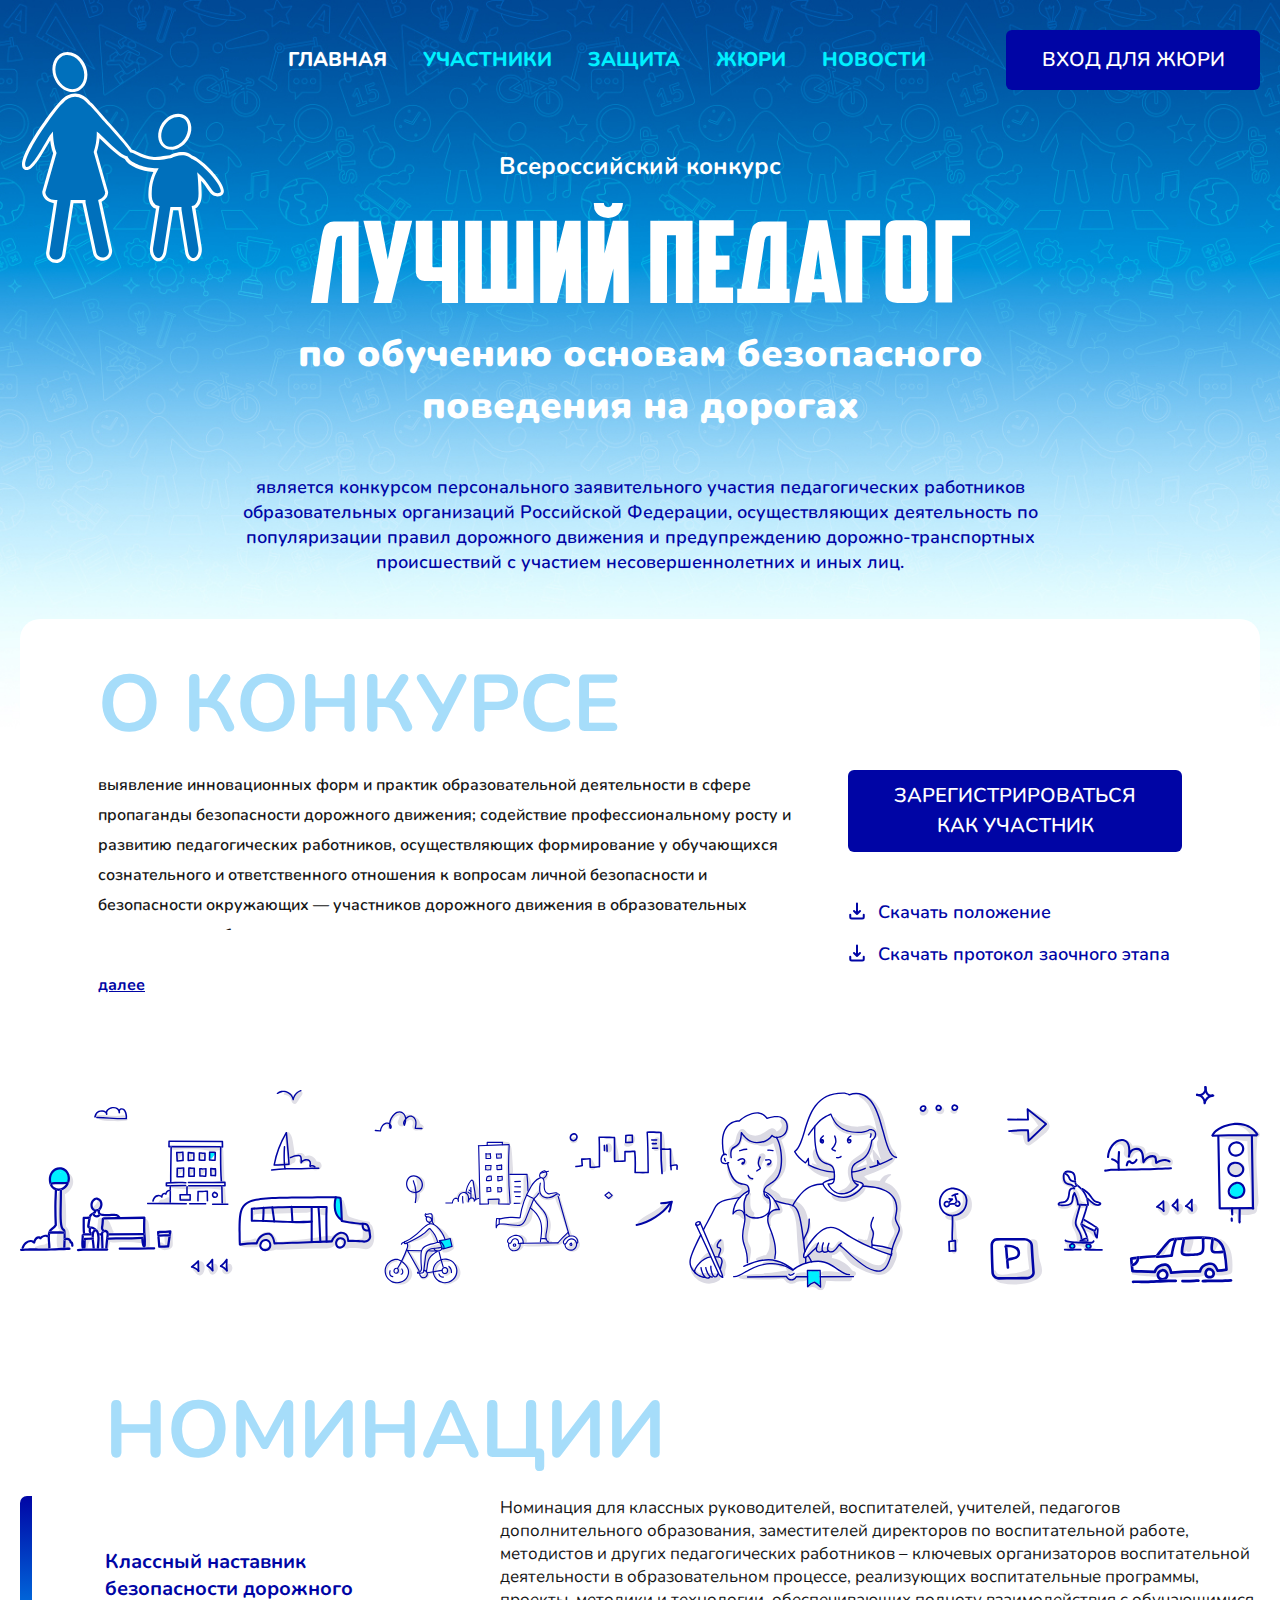
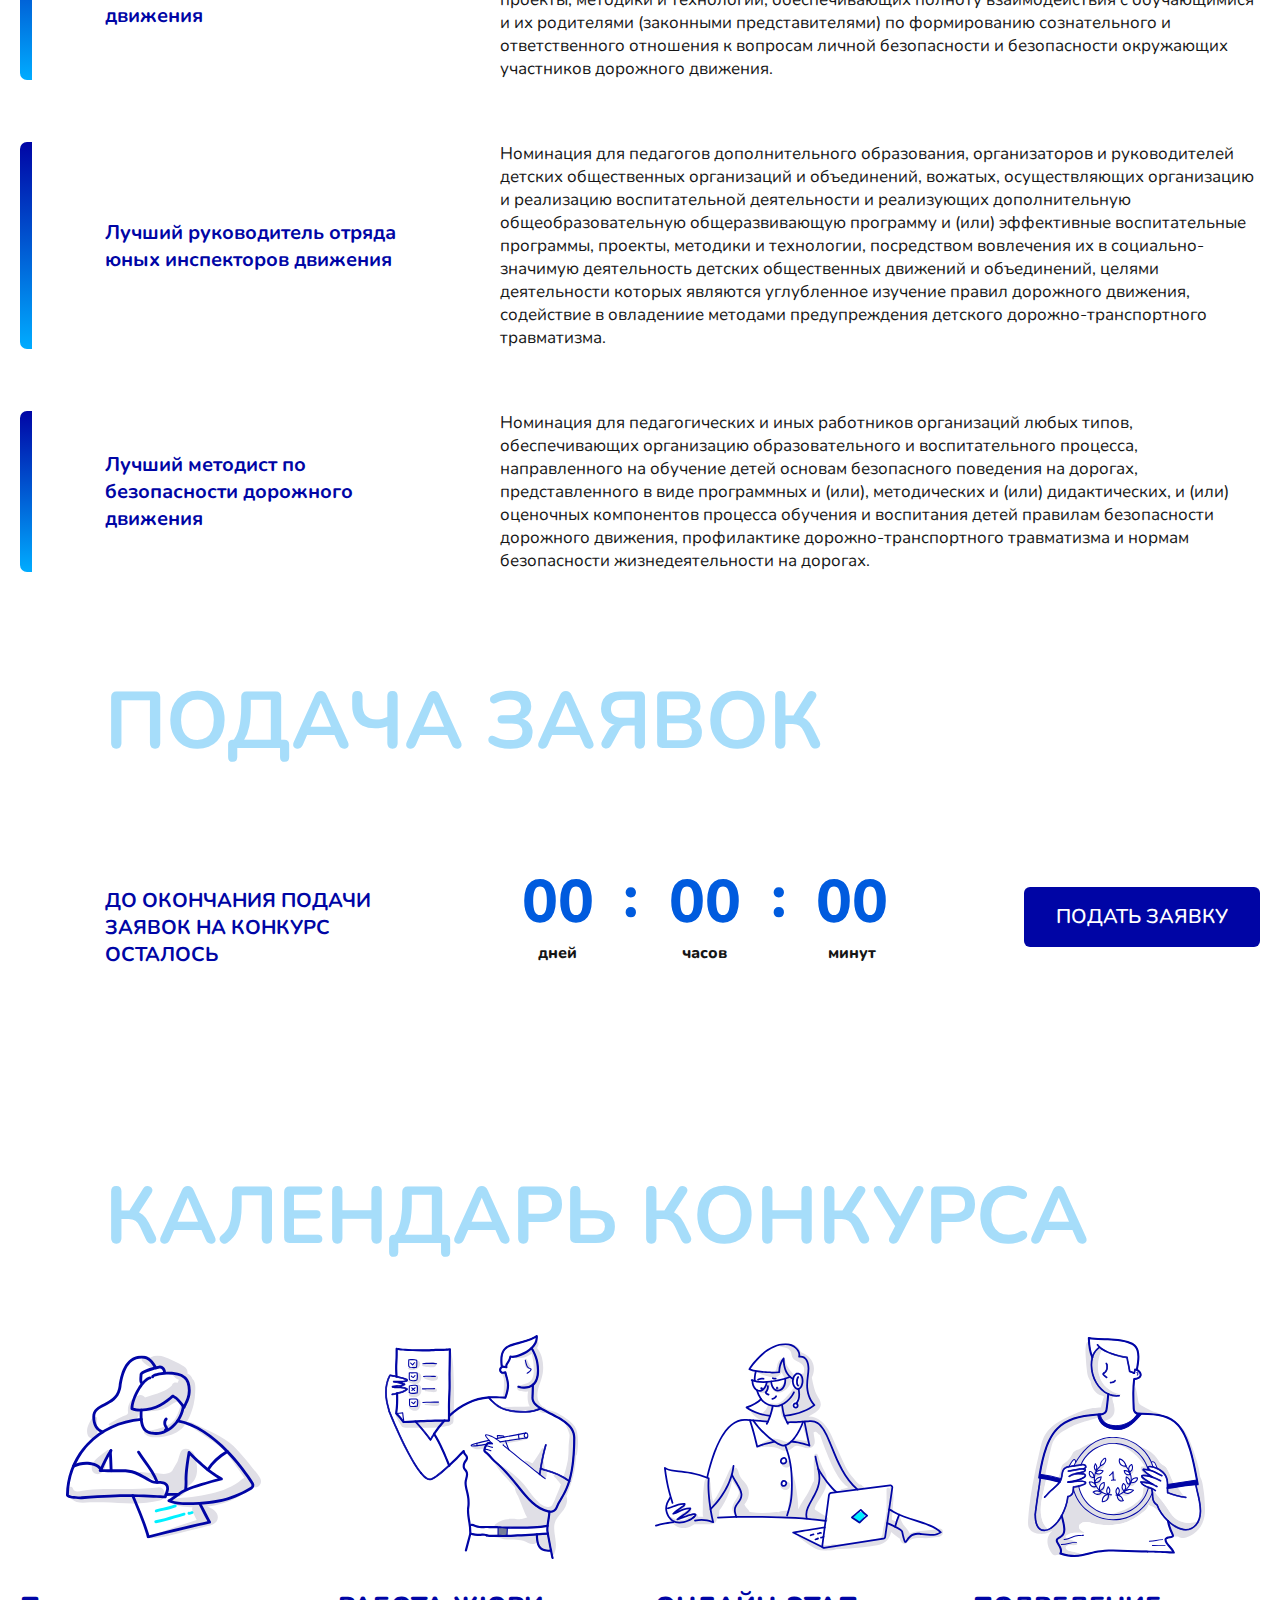
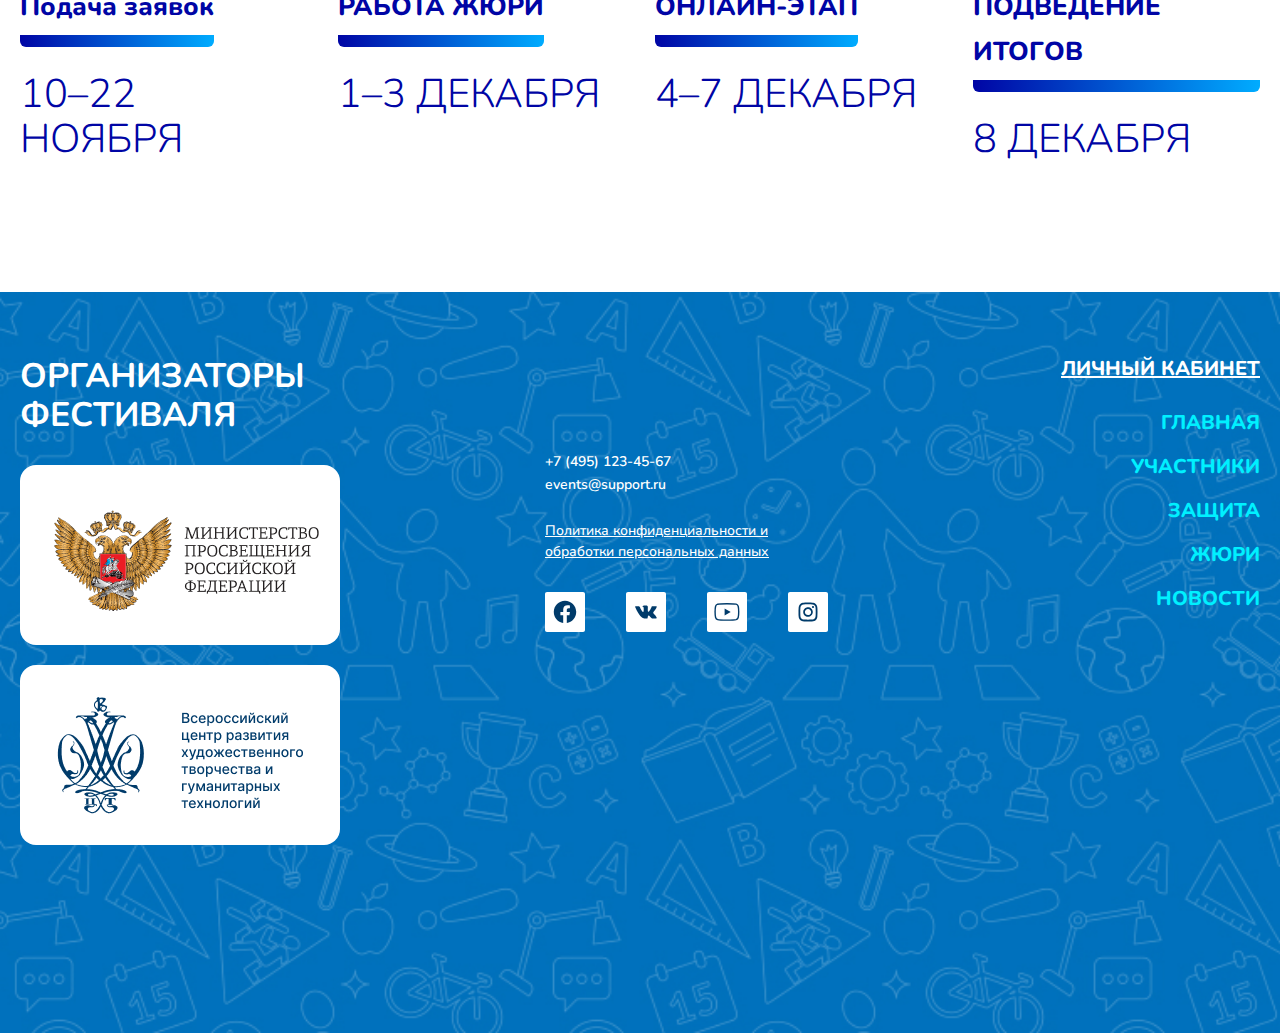
<file: index.html>
<!DOCTYPE html>
<html class="no-js" lang="ru">
  <head>
    <meta charset="utf-8">
    <meta name="viewport" content="width=device-width, initial-scale=1.0, maximum-scale=1.0">
    <meta name="format-detection" content="telephone=no">
    <title> :: Frontend pack</title>
    <!--
    link(rel="apple-touch-icon" sizes="180x180" href="assets/apple-touch-icon.png")
    link(rel="icon" type="image/png" sizes="32x32" href="assets/favicon-32x32.png")
    link(rel="icon" type="image/png" sizes="16x16" href="assets/favicon-16x16.png")
    link(rel="manifest" href="assets/site.webmanifest")
    link(rel="mask-icon" href="assets/safari-pinned-tab.svg" color="#ffffff")
    link(rel="shortcut icon" href="assets/favicon.ico")
    meta(name="msapplication-TileColor" content="#ffffff")
    meta(name="msapplication-config" content="assets/browserconfig.xml")
    meta(name="theme-color" content="#ffffff")
    
    -->
    <meta name="description" content="Description">
    <meta property="og:url" content="https://">
    <meta property="og:type" content="website">
    <meta property="og:title" content="title">
    <meta property="twitter:title" content="title">
    <meta property="og:description" content="description">
    <meta property="twitter:description" content="description">
    <meta property="og:image" content="assets/share.png">
    <link href="https://fonts.googleapis.com/css2?family=Nunito:wght@300;400;500;600;700;800&amp;display=swap" rel="stylesheet">
    <link rel="stylesheet" href="./assets/css/common.css">
    <script src="https://polyfill.io/v3/polyfill.min.js?features=default"></script>
    <script src="https://api-maps.yandex.ru/2.1/?apikey=1cfce894-81e9-424c-b7af-ccc21b4ca1b2&amp;lang=ru_RU" type="text/javascript"></script>
  </head>
  <body class="body">
    <div class="header header-main">
      <div class="container --flex --jcfe --aicn">
        <div class="header__right --flex --jcfe --aicn">
              <div class="nav"> <a class="nav__link active" href="#">главная </a><a class="nav__link" href="#">участники </a><a class="nav__link" href="#">защита </a><a class="nav__link" href="#">жюри </a><a class="nav__link" href="#">НОВОСТИ </a></div><a class="enter btn --enter" href="#">вход для жюри</a>
          <div class="burger --open">
                <svg class="svgsprite _menu">
                  <use xlink:href="assets/img/sprites/svgsprites.svg#menu"></use>
                </svg>
          </div>
        </div>
      </div>
    </div>
        <div class="mobile-menu">
          <div class="burger --close">
                <svg class="svgsprite _menu-close">
                  <use xlink:href="assets/img/sprites/svgsprites.svg#menu-close"></use>
                </svg>
          </div>
          <div class="container">
                <div class="nav"> <a class="nav__link active" href="#">главная </a><a class="nav__link" href="#">участники </a><a class="nav__link" href="#">защита </a><a class="nav__link" href="#">жюри </a><a class="nav__link" href="#">НОВОСТИ </a></div><a class="enter btn --enter" href="#">вход для жюри</a><a class="btn --white" href="#">АВТОРИЗАЦИЯ</a>
          </div>
        </div>
    <div class="content">
      <section class="main"> 
        <div class="container">
          <div class="main__logo"><img src="./assets/img/main__logo.svg" alt=""></div>
          <div class="main__content">
            <div class="main__name">Всероссийский конкурс </div>
            <div class="main__content-logo"> <img src="./assets/img/content__logo.svg" alt=""></div>
            <div class="main__title">по обучению основам безопасного<br> поведения на дорогах</div>
            <div class="main__text">является конкурсом персонального заявительного участия педагогических работников образовательных организаций Российской Федерации, осуществляющих деятельность по популяризации правил дорожного движения  и предупреждению дорожно-транспортных происшествий с участием несовершеннолетних и иных лиц.</div>
          </div>
        </div>
      </section>
      <section class="about"> 
        <div class="container">
          <div class="about__white"> 
            <h3 class="h2-big">О КОНКУРСЕ</h3>
            <div class="about__wrap">
              <div class="about__text"> 
                <p>выявление инновационных форм и практик образовательной деятельности в сфере пропаганды безопасности дорожного движения; содействие профессиональному росту и развитию педагогических работников, осуществляющих формирование у обучающихся сознательного и ответственного отношения к вопросам личной безопасности и безопасности окружающих — участников дорожного движения в образовательных организациях  и безопасности окружающих — участников дорожного движения в образовательных организациях  и безопасности окружающих — участников дорожного движения в образовательных организациях  и безопасности окружающих — участников дорожного движения в образовательных организациях</p>
                <div class="text-all">далее</div>
              </div>
              <div class="about__right"><a class="btn --blue about__btn" href="#"> зарегистрироваться <span>как участник</span></a>
                <div class="abour__links"> <a class="abour__link" href="#" download> 
                        <svg class="svgsprite _load">
                          <use xlink:href="assets/img/sprites/svgsprites.svg#load"></use>
                        </svg>Скачать положение </a><a class="abour__link" href="#" download> 
                        <svg class="svgsprite _load">
                          <use xlink:href="assets/img/sprites/svgsprites.svg#load"></use>
                        </svg>Скачать протокол заочного этапа </a></div>
              </div>
            </div>
          </div>
          <div class="about__pic"> <img src="./assets/img/about-pic.svg" alt=""></div>
        </div>
      </section>
      <section class="nomination"> 
        <div class="container"> 
          <h2 class="h2-big --padding">НОМИНАЦИИ</h2>
          <div class="nomination__item"> 
            <div class="nomination__title">Классный наставник безопасности дорожного движения</div>
            <div class="nomination__text">Номинация для классных руководителей, воспитателей, учителей, педагогов дополнительного образования, заместителей директоров по воспитательной работе, методистов и других педагогических работников – ключевых организаторов воспитательной деятельности в образовательном процессе, реализующих воспитательные программы, проекты, методики и технологии, обеспечивающих полноту взаимодействия с обучающимися и их родителями (законными представителями) по формированию сознательного и ответственного отношения  к вопросам личной безопасности и безопасности окружающих участников дорожного движения.</div>
          </div>
          <div class="nomination__item"> 
            <div class="nomination__title">Лучший руководитель отряда юных инспекторов движения</div>
            <div class="nomination__text">Номинация для педагогов дополнительного образования, организаторов и руководителей детских общественных организаций и объединений, вожатых, осуществляющих организацию и реализацию воспитательной деятельности и реализующих дополнительную общеобразовательную общеразвивающую программу  и (или) эффективные воспитательные программы, проекты, методики  и технологии, посредством вовлечения их в социально-значимую деятельность детских общественных движений и объединений, целями деятельности которых являются углубленное изучение правил дорожного движения, содействие в овладениие методами предупреждения детского дорожно-транспортного травматизма.</div>
          </div>
          <div class="nomination__item"> 
            <div class="nomination__title">Лучший методист по безопасности дорожного движения</div>
            <div class="nomination__text">Номинация для педагогических и иных работников организаций любых типов, обеспечивающих организацию образовательного и воспитательного процесса, направленного на обучение детей основам безопасного поведения на дорогах, представленного в виде программных и (или), методических и (или) дидактических, и (или) оценочных компонентов процесса обучения и воспитания детей правилам безопасности дорожного движения, профилактике дорожно-транспортного травматизма и нормам безопасности жизнедеятельности на дорогах.</div>
          </div>
          <div class="mobile-pic"> <img src="./assets/img/mobile-pic.svg" alt=""></div>
        </div>
      </section>
      <section class="timer"> 
        <div class="container"> 
          <h2 class="h2-big --padding">ПОДАЧА ЗАЯВОК</h2>
          <div class="timer__wrap">
            <div class="timer__description">до окончания подачи заявок на конкурс осталось</div>
            <div class="timer__block" id="countdown" data-year="2021" data-month="11" data-day="30" data-hours="10" data-minutes="30">
              <div class="timer__item">
                <div class="timer__days timer__number"></div>
                <div class="timer__text">дней</div>
              </div>
              <div class="timer__item timer__item--center">
                <div class="timer__hours timer__number"></div>
                <div class="timer__text">часов</div>
              </div>
              <div class="timer__item">
                <div class="timer__minutes timer__number"></div>
                <div class="timer__text">минут</div>
              </div>
            </div>
            <div class="btn-center"> <a class="btn --blue">ПОДАТЬ ЗАЯВКУ</a></div>
          </div>
        </div>
      </section>
      <div class="mobile-pic"> <img src="./assets/img/mobile-pic.svg" alt=""></div>
      <section class="calendar"> 
        <div class="container"> 
          <h2 class="h2-big --padding">КАЛЕНДАРЬ КОНКУРСА</h2>
          <div class="caleandar__list"> 
            <div class="calendar__item"> 
              <div class="calendar__pic"><img src="./assets/img/calendar-1.svg" alt=""></div>
              <div class="calendar__text">Подача заявок</div>
              <div class="calendar__date">10–22 ноября</div>
            </div>
            <div class="calendar__item"> 
              <div class="calendar__pic"><img src="./assets/img/calendar-2.svg" alt=""></div>
              <div class="calendar__text">РАБОТА ЖЮРИ</div>
              <div class="calendar__date">1–3 ДЕКАБРЯ</div>
            </div>
            <div class="calendar__item"> 
              <div class="calendar__pic"><img src="./assets/img/calendar-3.svg" alt=""></div>
              <div class="calendar__text">ОНЛАЙН-ЭТАП</div>
              <div class="calendar__date">4–7 ДЕКАБРЯ</div>
            </div>
            <div class="calendar__item"> 
              <div class="calendar__pic"><img src="./assets/img/calendar-4.svg" alt=""></div>
              <div class="calendar__text">ПОДВЕДЕНИЕ ИТОГОВ</div>
              <div class="calendar__date">8 декабря</div>
            </div>
          </div>
        </div>
      </section>
      <section class="organizations"> 
        <div class="container"> 
          <div class="footer-main">
            <div class="footer__left">
              <h2 class="h2 --white">ОРГАНИЗАТОРЫ фестиваля</h2>
              <div class="organizations__panels">
                <div class="organizations__panel"><img src="./assets/img/org-1.png" alt=""></div>
                <div class="organizations__panel"><img src="./assets/img/org-2.png" alt=""></div>
              </div>
            </div>
            <div class="footer__right">
              <div class="footer__right-start">
                <div class="contacts"><a href="tel:+74951234567">+7 (495) 123-45-67</a><a href="mailto:events@support.ru ">events@support.ru </a></div>
                <div class="political"><a href="#">Политика конфиденциальности и <br>обработки персональных данных</a></div>
                <div class="socilas"> <a class="social">
                        <svg class="svgsprite _soc-1">
                          <use xlink:href="assets/img/sprites/svgsprites.svg#soc-1"></use>
                        </svg></a><a class="social">
                        <svg class="svgsprite _soc-2">
                          <use xlink:href="assets/img/sprites/svgsprites.svg#soc-2"></use>
                        </svg></a><a class="social">
                        <svg class="svgsprite _soc-3">
                          <use xlink:href="assets/img/sprites/svgsprites.svg#soc-3"></use>
                        </svg></a><a class="social">
                        <svg class="svgsprite _soc-4">
                          <use xlink:href="assets/img/sprites/svgsprites.svg#soc-4"></use>
                        </svg></a></div>
              </div>
              <div class="footer__right-end">
                <div class="link footer__lk"><a href="#">ЛИЧНЫЙ КАБИНЕТ</a></div>
                <div class="nav"> <a class="nav__link" href="#">главная </a><a class="nav__link" href="#">участники </a><a class="nav__link" href="#">защита </a><a class="nav__link" href="#">жюри </a><a class="nav__link" href="#">НОВОСТИ </a></div>
              </div>
            </div>
          </div>
        </div>
      </section>
    </div>
    <script src="assets/js/vendors~main.bundle.js"></script>
    <script src="assets/js/main.bundle.js?v=1.2.3"></script>
  </body>
</html>
</file>
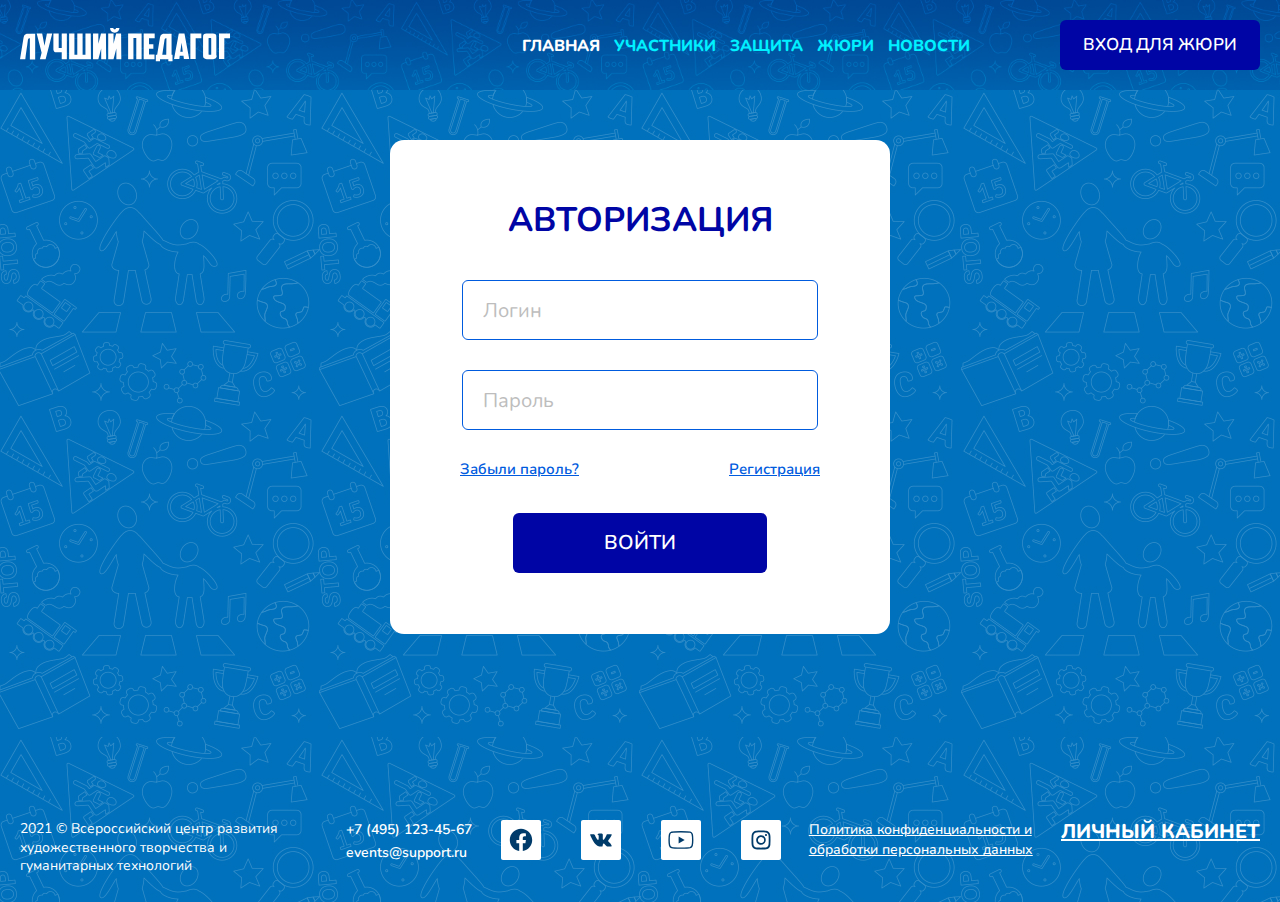
<file: auth.html>
<!DOCTYPE html>
<html class="no-js" lang="ru">
  <head>
    <meta charset="utf-8">
    <meta name="viewport" content="width=device-width, initial-scale=1.0, maximum-scale=1.0">
    <meta name="format-detection" content="telephone=no">
    <title> :: Frontend pack</title>
    <!--
    link(rel="apple-touch-icon" sizes="180x180" href="assets/apple-touch-icon.png")
    link(rel="icon" type="image/png" sizes="32x32" href="assets/favicon-32x32.png")
    link(rel="icon" type="image/png" sizes="16x16" href="assets/favicon-16x16.png")
    link(rel="manifest" href="assets/site.webmanifest")
    link(rel="mask-icon" href="assets/safari-pinned-tab.svg" color="#ffffff")
    link(rel="shortcut icon" href="assets/favicon.ico")
    meta(name="msapplication-TileColor" content="#ffffff")
    meta(name="msapplication-config" content="assets/browserconfig.xml")
    meta(name="theme-color" content="#ffffff")
    
    -->
    <meta name="description" content="Description">
    <meta property="og:url" content="https://">
    <meta property="og:type" content="website">
    <meta property="og:title" content="title">
    <meta property="twitter:title" content="title">
    <meta property="og:description" content="description">
    <meta property="twitter:description" content="description">
    <meta property="og:image" content="assets/share.png">
    <link href="https://fonts.googleapis.com/css2?family=Nunito:wght@300;400;500;600;700;800&amp;display=swap" rel="stylesheet">
    <link rel="stylesheet" href="./assets/css/common.css">
    <script src="https://polyfill.io/v3/polyfill.min.js?features=default"></script>
    <script src="https://api-maps.yandex.ru/2.1/?apikey=1cfce894-81e9-424c-b7af-ccc21b4ca1b2&amp;lang=ru_RU" type="text/javascript"></script>
  </head>
  <body class="body">
    <div class="header header-inner">
      <div class="container --flex --jcsb --aicn">
        <div class="header__logo"> <img src="./assets/img/logo.svg" alt=""></div>
        <div class="header__right --flex --jcfe --aicn">
              <div class="nav"> <a class="nav__link active" href="#">главная </a><a class="nav__link" href="#">участники </a><a class="nav__link" href="#">защита </a><a class="nav__link" href="#">жюри </a><a class="nav__link" href="#">НОВОСТИ </a></div><a class="enter btn --enter" href="#">вход для жюри</a>
          <div class="burger --open">
                <svg class="svgsprite _menu">
                  <use xlink:href="assets/img/sprites/svgsprites.svg#menu"></use>
                </svg>
          </div>
        </div>
      </div>
    </div>
        <div class="mobile-menu">
          <div class="burger --close">
                <svg class="svgsprite _menu-close">
                  <use xlink:href="assets/img/sprites/svgsprites.svg#menu-close"></use>
                </svg>
          </div>
          <div class="container">
                <div class="nav"> <a class="nav__link active" href="#">главная </a><a class="nav__link" href="#">участники </a><a class="nav__link" href="#">защита </a><a class="nav__link" href="#">жюри </a><a class="nav__link" href="#">НОВОСТИ </a></div><a class="enter btn --enter" href="#">вход для жюри</a><a class="btn --white" href="#">АВТОРИЗАЦИЯ</a>
          </div>
        </div>
    <div class="content">
      <div class="inner inner__cont">
        <div class="inner__cont-top">
          <form class="form__panel">
            <h2 class="h2">АВТОРИЗАЦИЯ</h2>
            <div class="form__block"> 
                  <div class="input --reqired">
                    <input type="text" placeholder="Логин">
                    <div class="error__message">Ошибка ввода данных!</div>
                  </div>
            </div>
            <div class="form__block"> 
                  <div class="input --reqired">
                    <input type="text" placeholder="Пароль">
                    <div class="error__message">Ошибка ввода данных!</div>
                  </div>
            </div>
            <div class="form__links"> <a href="#">Забыли пароль?</a><a href="#">Регистрация</a></div>
            <div class="btn-center"> 
              <button class="btn --blue">ВОЙТИ</button>
            </div>
          </form>
        </div>
        <div class="inner__cont-bottom no-footer">
          <div class="container">
            <div class="footer__wrap"> 
              <div class="copyright">2021 © Всероссийский центр развития художественного творчества и гуманитарных технологий</div>
              <div class="contacts"><a href="tel:+74951234567">+7 (495) 123-45-67</a><a href="mailto:events@support.ru ">events@support.ru </a></div>
              <div class="socilas"> <a class="social">
                      <svg class="svgsprite _soc-1">
                        <use xlink:href="assets/img/sprites/svgsprites.svg#soc-1"></use>
                      </svg></a><a class="social">
                      <svg class="svgsprite _soc-2">
                        <use xlink:href="assets/img/sprites/svgsprites.svg#soc-2"></use>
                      </svg></a><a class="social">
                      <svg class="svgsprite _soc-3">
                        <use xlink:href="assets/img/sprites/svgsprites.svg#soc-3"></use>
                      </svg></a><a class="social">
                      <svg class="svgsprite _soc-4">
                        <use xlink:href="assets/img/sprites/svgsprites.svg#soc-4"></use>
                      </svg></a></div>
              <div class="political"><a href="#">Политика конфиденциальности и <br>обработки персональных данных</a></div>
              <div class="link footer__lk --green"> <a href="#">ЛИЧНЫЙ КАБИНЕТ  </a></div>
            </div>
          </div>
        </div>
      </div>
    </div>
    <script src="assets/js/vendors~main.bundle.js"></script>
    <script src="assets/js/main.bundle.js?v=1.2.3"></script>
  </body>
</html>
</file>
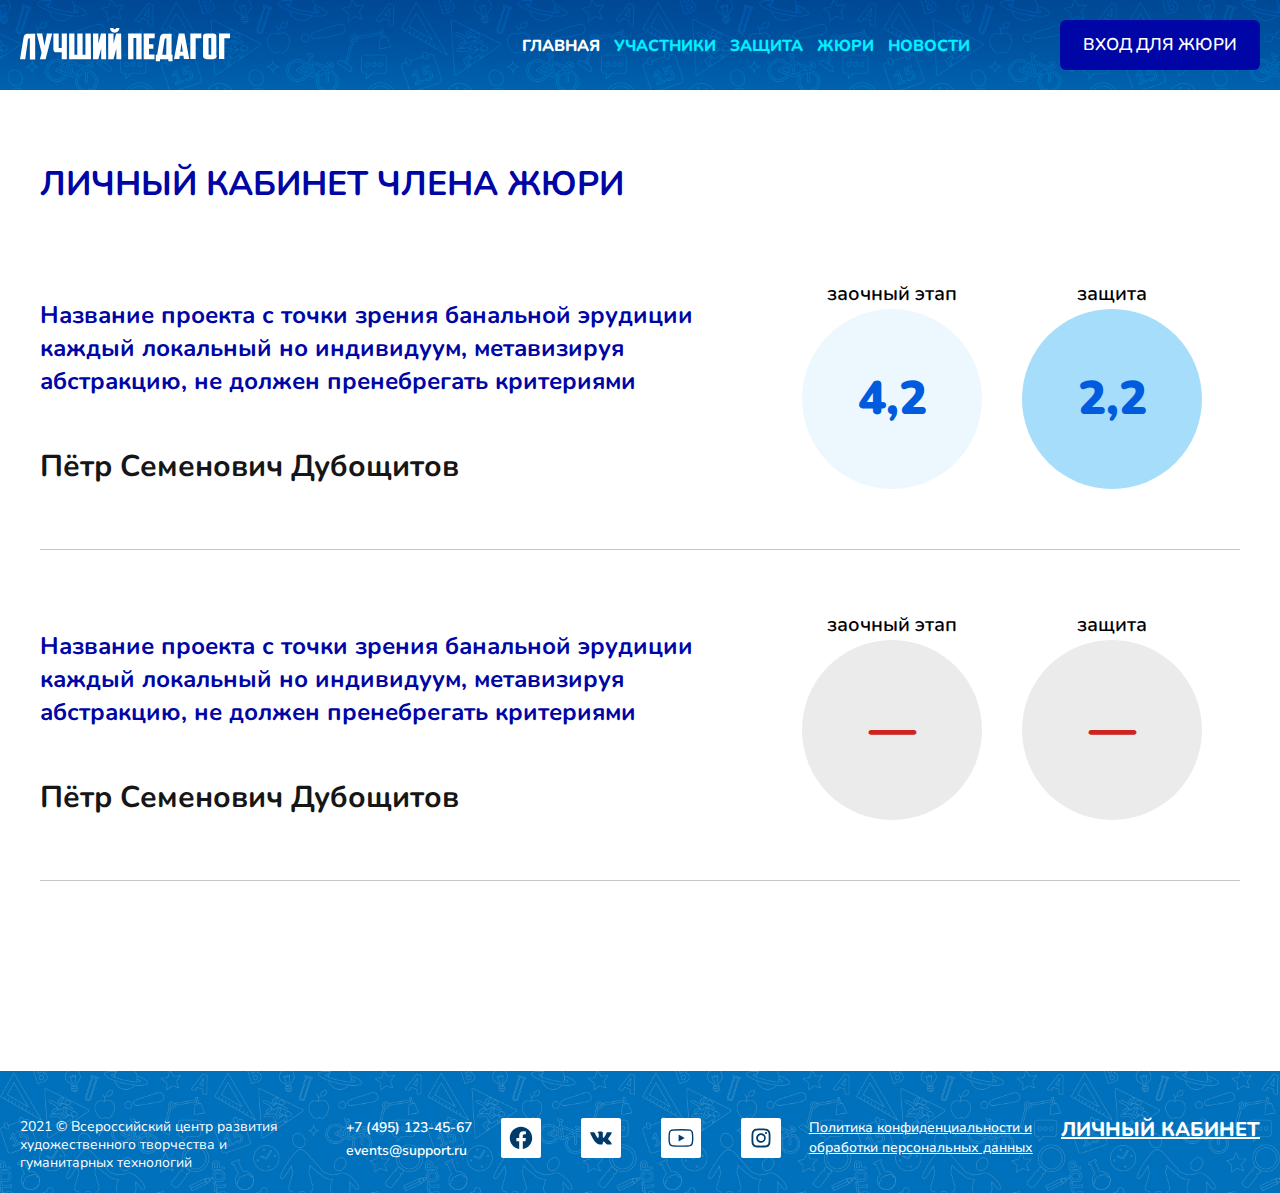
<file: jury-lk.html>
<!DOCTYPE html>
<html class="no-js" lang="ru">
  <head>
    <meta charset="utf-8">
    <meta name="viewport" content="width=device-width, initial-scale=1.0, maximum-scale=1.0">
    <meta name="format-detection" content="telephone=no">
    <title> :: Frontend pack</title>
    <!--
    link(rel="apple-touch-icon" sizes="180x180" href="assets/apple-touch-icon.png")
    link(rel="icon" type="image/png" sizes="32x32" href="assets/favicon-32x32.png")
    link(rel="icon" type="image/png" sizes="16x16" href="assets/favicon-16x16.png")
    link(rel="manifest" href="assets/site.webmanifest")
    link(rel="mask-icon" href="assets/safari-pinned-tab.svg" color="#ffffff")
    link(rel="shortcut icon" href="assets/favicon.ico")
    meta(name="msapplication-TileColor" content="#ffffff")
    meta(name="msapplication-config" content="assets/browserconfig.xml")
    meta(name="theme-color" content="#ffffff")
    
    -->
    <meta name="description" content="Description">
    <meta property="og:url" content="https://">
    <meta property="og:type" content="website">
    <meta property="og:title" content="title">
    <meta property="twitter:title" content="title">
    <meta property="og:description" content="description">
    <meta property="twitter:description" content="description">
    <meta property="og:image" content="assets/share.png">
    <link href="https://fonts.googleapis.com/css2?family=Nunito:wght@300;400;500;600;700;800&amp;display=swap" rel="stylesheet">
    <link rel="stylesheet" href="./assets/css/common.css">
    <script src="https://polyfill.io/v3/polyfill.min.js?features=default"></script>
    <script src="https://api-maps.yandex.ru/2.1/?apikey=1cfce894-81e9-424c-b7af-ccc21b4ca1b2&amp;lang=ru_RU" type="text/javascript"></script>
  </head>
  <body class="body">
    <div class="header header-inner">
      <div class="container --flex --jcsb --aicn">
        <div class="header__logo"> <img src="./assets/img/logo.svg" alt=""></div>
        <div class="header__right --flex --jcfe --aicn">
              <div class="nav"> <a class="nav__link active" href="#">главная </a><a class="nav__link" href="#">участники </a><a class="nav__link" href="#">защита </a><a class="nav__link" href="#">жюри </a><a class="nav__link" href="#">НОВОСТИ </a></div><a class="enter btn --enter" href="#">вход для жюри</a>
          <div class="burger --open">
                <svg class="svgsprite _menu">
                  <use xlink:href="assets/img/sprites/svgsprites.svg#menu"></use>
                </svg>
          </div>
        </div>
      </div>
    </div>
        <div class="mobile-menu">
          <div class="burger --close">
                <svg class="svgsprite _menu-close">
                  <use xlink:href="assets/img/sprites/svgsprites.svg#menu-close"></use>
                </svg>
          </div>
          <div class="container">
                <div class="nav"> <a class="nav__link active" href="#">главная </a><a class="nav__link" href="#">участники </a><a class="nav__link" href="#">защита </a><a class="nav__link" href="#">жюри </a><a class="nav__link" href="#">НОВОСТИ </a></div><a class="enter btn --enter" href="#">вход для жюри</a><a class="btn --white" href="#">АВТОРИЗАЦИЯ</a>
          </div>
        </div>
    <div class="content">
      <div class="inner jury">
        <div class="container"> 
          <div class="jury-lk">
            <h2 class="h2">Личный кабинет члена жюри</h2>
            <div class="jury-lk__panel">
              <div class="jury-lk__left"><a class="jury-lk__link" href="#">Название проекта с точки зрения банальной эрудиции каждый локальный но индивидуум, метавизируя абстракцию, не должен пренебрегать критериями </a>
                <div class="jury-lk__names">Пётр Семенович Дубощитов</div>
              </div>
              <div class="jury-lk__right"> 
                <div class="jury-lk__number">
                  <div class="jury-lk__number-text">заочный этап</div>
                  <div class="jury-lk__number-panel --lightblue">4,2</div>
                </div>
                <div class="jury-lk__number">
                  <div class="jury-lk__number-text">защита</div>
                  <div class="jury-lk__number-panel">2,2</div>
                </div>
              </div>
            </div>
            <div class="jury-lk__panel">
              <div class="jury-lk__left"><a class="jury-lk__link" href="#">Название проекта с точки зрения банальной эрудиции каждый локальный но индивидуум, метавизируя абстракцию, не должен пренебрегать критериями </a>
                <div class="jury-lk__names">Пётр Семенович Дубощитов</div>
              </div>
              <div class="jury-lk__right"> 
                <div class="jury-lk__number">
                  <div class="jury-lk__number-text">заочный этап</div>
                  <div class="jury-lk__number-panel --disabled">—</div>
                </div>
                <div class="jury-lk__number">
                  <div class="jury-lk__number-text">защита</div>
                  <div class="jury-lk__number-panel --disabled">—</div>
                </div>
              </div>
            </div>
          </div>
        </div>
      </div>
          <div class="footer">
            <div class="container">
              <div class="footer__wrap"> 
                <div class="copyright">2021 © Всероссийский центр развития художественного творчества и гуманитарных технологий</div>
                <div class="contacts"><a href="tel:+74951234567">+7 (495) 123-45-67</a><a href="mailto:events@support.ru ">events@support.ru </a></div>
                <div class="socilas"> <a class="social">
                        <svg class="svgsprite _soc-1">
                          <use xlink:href="assets/img/sprites/svgsprites.svg#soc-1"></use>
                        </svg></a><a class="social">
                        <svg class="svgsprite _soc-2">
                          <use xlink:href="assets/img/sprites/svgsprites.svg#soc-2"></use>
                        </svg></a><a class="social">
                        <svg class="svgsprite _soc-3">
                          <use xlink:href="assets/img/sprites/svgsprites.svg#soc-3"></use>
                        </svg></a><a class="social">
                        <svg class="svgsprite _soc-4">
                          <use xlink:href="assets/img/sprites/svgsprites.svg#soc-4"></use>
                        </svg></a></div>
                <div class="political"><a href="#">Политика конфиденциальности и <br>обработки персональных данных</a></div>
                <div class="link footer__lk --green"> <a href="#">ЛИЧНЫЙ КАБИНЕТ </a></div>
              </div>
            </div>
          </div>
    </div>
    <script src="assets/js/vendors~main.bundle.js"></script>
    <script src="assets/js/main.bundle.js?v=1.2.3"></script>
  </body>
</html>
</file>
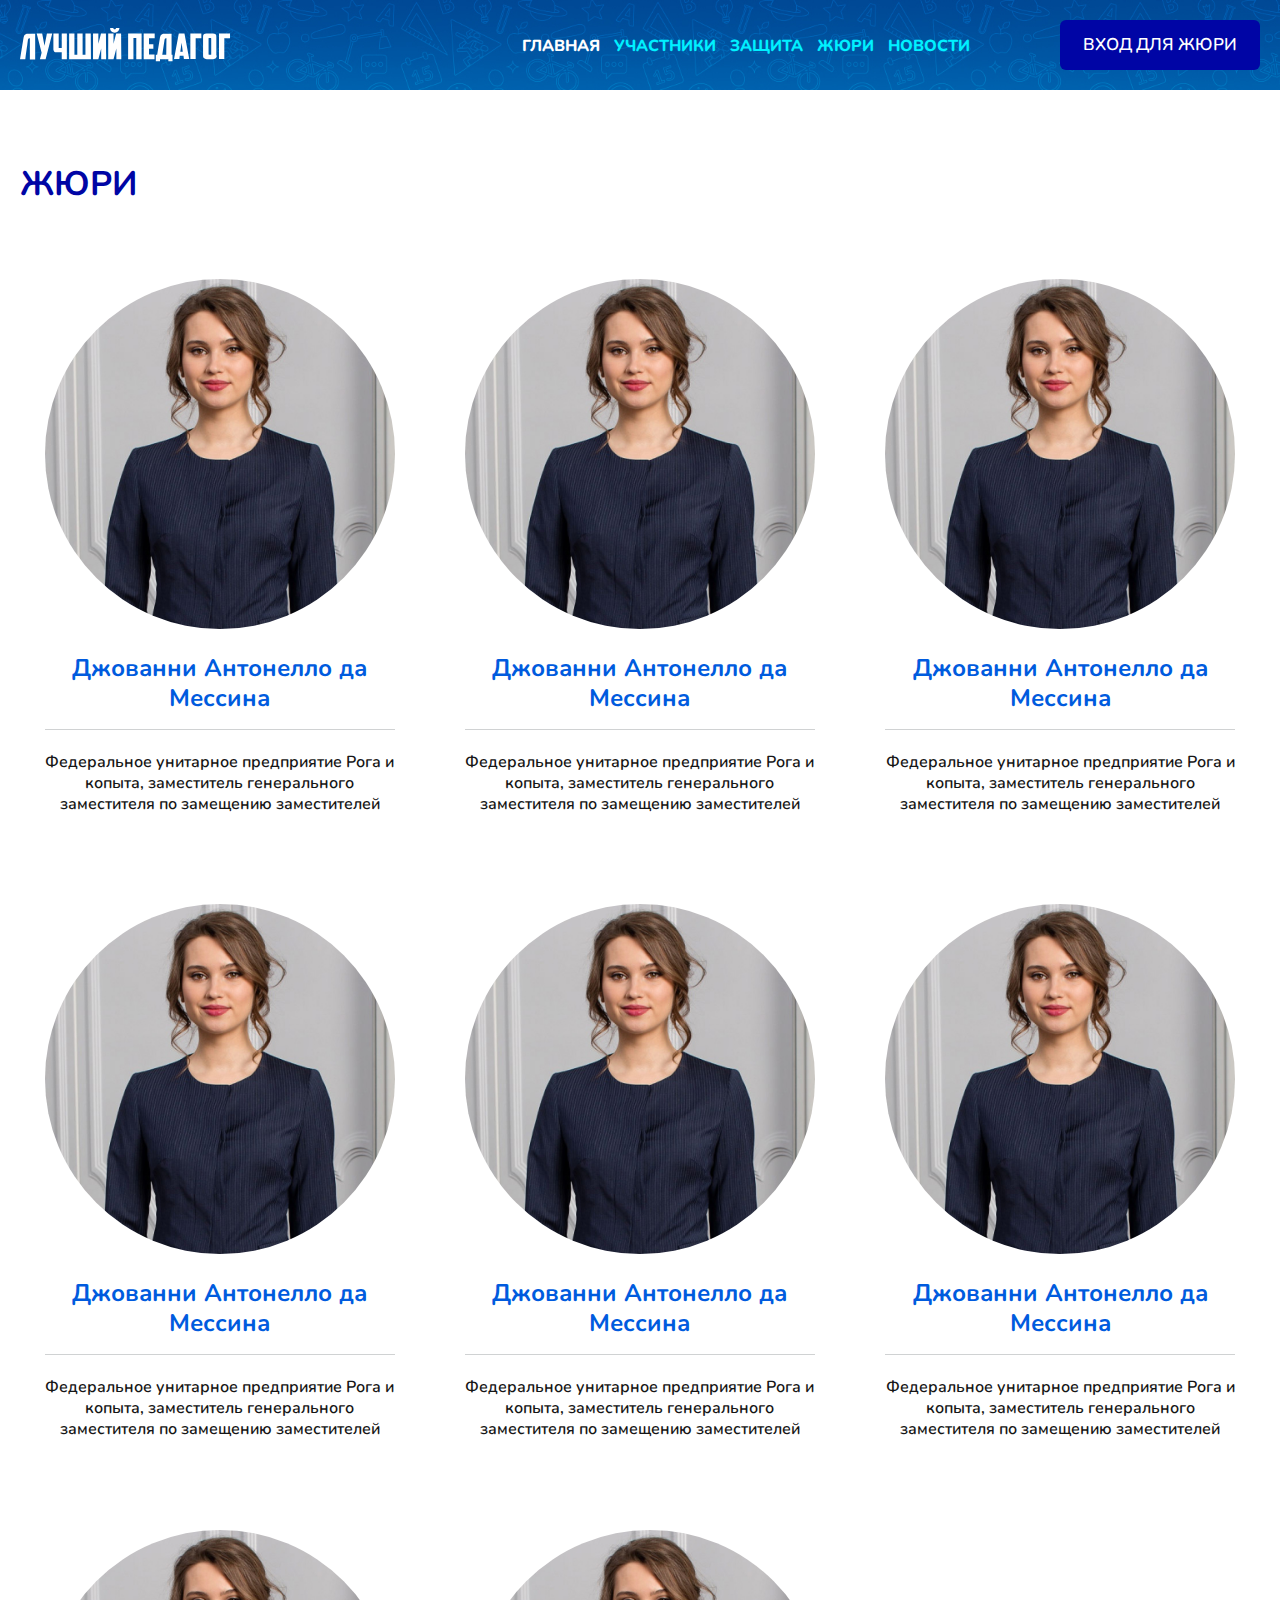
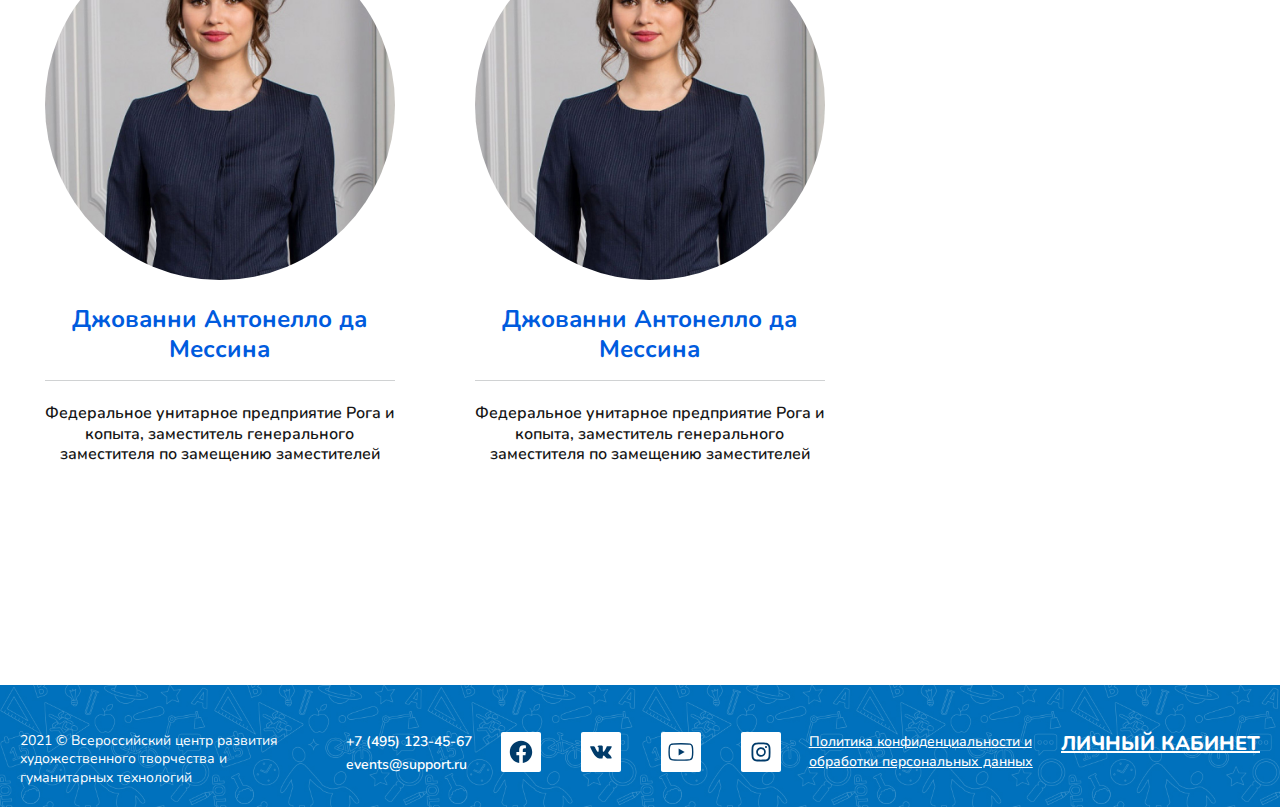
<file: jury.html>
<!DOCTYPE html>
<html class="no-js" lang="ru">
  <head>
    <meta charset="utf-8">
    <meta name="viewport" content="width=device-width, initial-scale=1.0, maximum-scale=1.0">
    <meta name="format-detection" content="telephone=no">
    <title> :: Frontend pack</title>
    <!--
    link(rel="apple-touch-icon" sizes="180x180" href="assets/apple-touch-icon.png")
    link(rel="icon" type="image/png" sizes="32x32" href="assets/favicon-32x32.png")
    link(rel="icon" type="image/png" sizes="16x16" href="assets/favicon-16x16.png")
    link(rel="manifest" href="assets/site.webmanifest")
    link(rel="mask-icon" href="assets/safari-pinned-tab.svg" color="#ffffff")
    link(rel="shortcut icon" href="assets/favicon.ico")
    meta(name="msapplication-TileColor" content="#ffffff")
    meta(name="msapplication-config" content="assets/browserconfig.xml")
    meta(name="theme-color" content="#ffffff")
    
    -->
    <meta name="description" content="Description">
    <meta property="og:url" content="https://">
    <meta property="og:type" content="website">
    <meta property="og:title" content="title">
    <meta property="twitter:title" content="title">
    <meta property="og:description" content="description">
    <meta property="twitter:description" content="description">
    <meta property="og:image" content="assets/share.png">
    <link href="https://fonts.googleapis.com/css2?family=Nunito:wght@300;400;500;600;700;800&amp;display=swap" rel="stylesheet">
    <link rel="stylesheet" href="./assets/css/common.css">
    <script src="https://polyfill.io/v3/polyfill.min.js?features=default"></script>
    <script src="https://api-maps.yandex.ru/2.1/?apikey=1cfce894-81e9-424c-b7af-ccc21b4ca1b2&amp;lang=ru_RU" type="text/javascript"></script>
  </head>
  <body class="body">
    <div class="header header-inner">
      <div class="container --flex --jcsb --aicn">
        <div class="header__logo"> <img src="./assets/img/logo.svg" alt=""></div>
        <div class="header__right --flex --jcfe --aicn">
              <div class="nav"> <a class="nav__link active" href="#">главная </a><a class="nav__link" href="#">участники </a><a class="nav__link" href="#">защита </a><a class="nav__link" href="#">жюри </a><a class="nav__link" href="#">НОВОСТИ </a></div><a class="enter btn --enter" href="#">вход для жюри</a>
          <div class="burger --open">
                <svg class="svgsprite _menu">
                  <use xlink:href="assets/img/sprites/svgsprites.svg#menu"></use>
                </svg>
          </div>
        </div>
      </div>
    </div>
        <div class="mobile-menu">
          <div class="burger --close">
                <svg class="svgsprite _menu-close">
                  <use xlink:href="assets/img/sprites/svgsprites.svg#menu-close"></use>
                </svg>
          </div>
          <div class="container">
                <div class="nav"> <a class="nav__link active" href="#">главная </a><a class="nav__link" href="#">участники </a><a class="nav__link" href="#">защита </a><a class="nav__link" href="#">жюри </a><a class="nav__link" href="#">НОВОСТИ </a></div><a class="enter btn --enter" href="#">вход для жюри</a><a class="btn --white" href="#">АВТОРИЗАЦИЯ</a>
          </div>
        </div>
    <div class="content">
      <div class="inner jury">
        <div class="container"> 
          <h2 class="h2">ЖЮРИ</h2>
          <div class="jury__list"> 
            <div class="jury__item">
              <div class="jury__panel">
                <div class="jury__pic" style="background: url(./assets/img/jury.jpg) no-repeat top center / cover;"></div>
                <div class="jury__name">Джованни Антонелло да Мессина</div>
                <div class="jury__text">Федеральное унитарное предприятие Рога и копыта, заместитель генерального заместителя по замещению заместителей</div>
              </div>
            </div>
            <div class="jury__item">
              <div class="jury__panel">
                <div class="jury__pic" style="background: url(./assets/img/jury.jpg) no-repeat top center / cover;"></div>
                <div class="jury__name">Джованни Антонелло да Мессина</div>
                <div class="jury__text">Федеральное унитарное предприятие Рога и копыта, заместитель генерального заместителя по замещению заместителей</div>
              </div>
            </div>
            <div class="jury__item">
              <div class="jury__panel">
                <div class="jury__pic" style="background: url(./assets/img/jury.jpg) no-repeat top center / cover;"></div>
                <div class="jury__name">Джованни Антонелло да Мессина</div>
                <div class="jury__text">Федеральное унитарное предприятие Рога и копыта, заместитель генерального заместителя по замещению заместителей</div>
              </div>
            </div>
            <div class="jury__item">
              <div class="jury__panel">
                <div class="jury__pic" style="background: url(./assets/img/jury.jpg) no-repeat top center / cover;"></div>
                <div class="jury__name">Джованни Антонелло да Мессина</div>
                <div class="jury__text">Федеральное унитарное предприятие Рога и копыта, заместитель генерального заместителя по замещению заместителей</div>
              </div>
            </div>
            <div class="jury__item">
              <div class="jury__panel">
                <div class="jury__pic" style="background: url(./assets/img/jury.jpg) no-repeat top center / cover;"></div>
                <div class="jury__name">Джованни Антонелло да Мессина</div>
                <div class="jury__text">Федеральное унитарное предприятие Рога и копыта, заместитель генерального заместителя по замещению заместителей</div>
              </div>
            </div>
            <div class="jury__item">
              <div class="jury__panel">
                <div class="jury__pic" style="background: url(./assets/img/jury.jpg) no-repeat top center / cover;"></div>
                <div class="jury__name">Джованни Антонелло да Мессина</div>
                <div class="jury__text">Федеральное унитарное предприятие Рога и копыта, заместитель генерального заместителя по замещению заместителей</div>
              </div>
            </div>
            <div class="jury__item">
              <div class="jury__panel">
                <div class="jury__pic" style="background: url(./assets/img/jury.jpg) no-repeat top center / cover;"></div>
                <div class="jury__name">Джованни Антонелло да Мессина</div>
                <div class="jury__text">Федеральное унитарное предприятие Рога и копыта, заместитель генерального заместителя по замещению заместителей</div>
              </div>
            </div>
            <div class="jury__item">
              <div class="jury__panel">
                <div class="jury__pic" style="background: url(./assets/img/jury.jpg) no-repeat top center / cover;"></div>
                <div class="jury__name">Джованни Антонелло да Мессина</div>
                <div class="jury__text">Федеральное унитарное предприятие Рога и копыта, заместитель генерального заместителя по замещению заместителей</div>
              </div>
            </div>
          </div>
        </div>
      </div>
          <div class="footer">
            <div class="container">
              <div class="footer__wrap"> 
                <div class="copyright">2021 © Всероссийский центр развития художественного творчества и гуманитарных технологий</div>
                <div class="contacts"><a href="tel:+74951234567">+7 (495) 123-45-67</a><a href="mailto:events@support.ru ">events@support.ru </a></div>
                <div class="socilas"> <a class="social">
                        <svg class="svgsprite _soc-1">
                          <use xlink:href="assets/img/sprites/svgsprites.svg#soc-1"></use>
                        </svg></a><a class="social">
                        <svg class="svgsprite _soc-2">
                          <use xlink:href="assets/img/sprites/svgsprites.svg#soc-2"></use>
                        </svg></a><a class="social">
                        <svg class="svgsprite _soc-3">
                          <use xlink:href="assets/img/sprites/svgsprites.svg#soc-3"></use>
                        </svg></a><a class="social">
                        <svg class="svgsprite _soc-4">
                          <use xlink:href="assets/img/sprites/svgsprites.svg#soc-4"></use>
                        </svg></a></div>
                <div class="political"><a href="#">Политика конфиденциальности и <br>обработки персональных данных</a></div>
                <div class="link footer__lk --green"> <a href="#">ЛИЧНЫЙ КАБИНЕТ </a></div>
              </div>
            </div>
          </div>
    </div>
    <script src="assets/js/vendors~main.bundle.js"></script>
    <script src="assets/js/main.bundle.js?v=1.2.3"></script>
  </body>
</html>
</file>
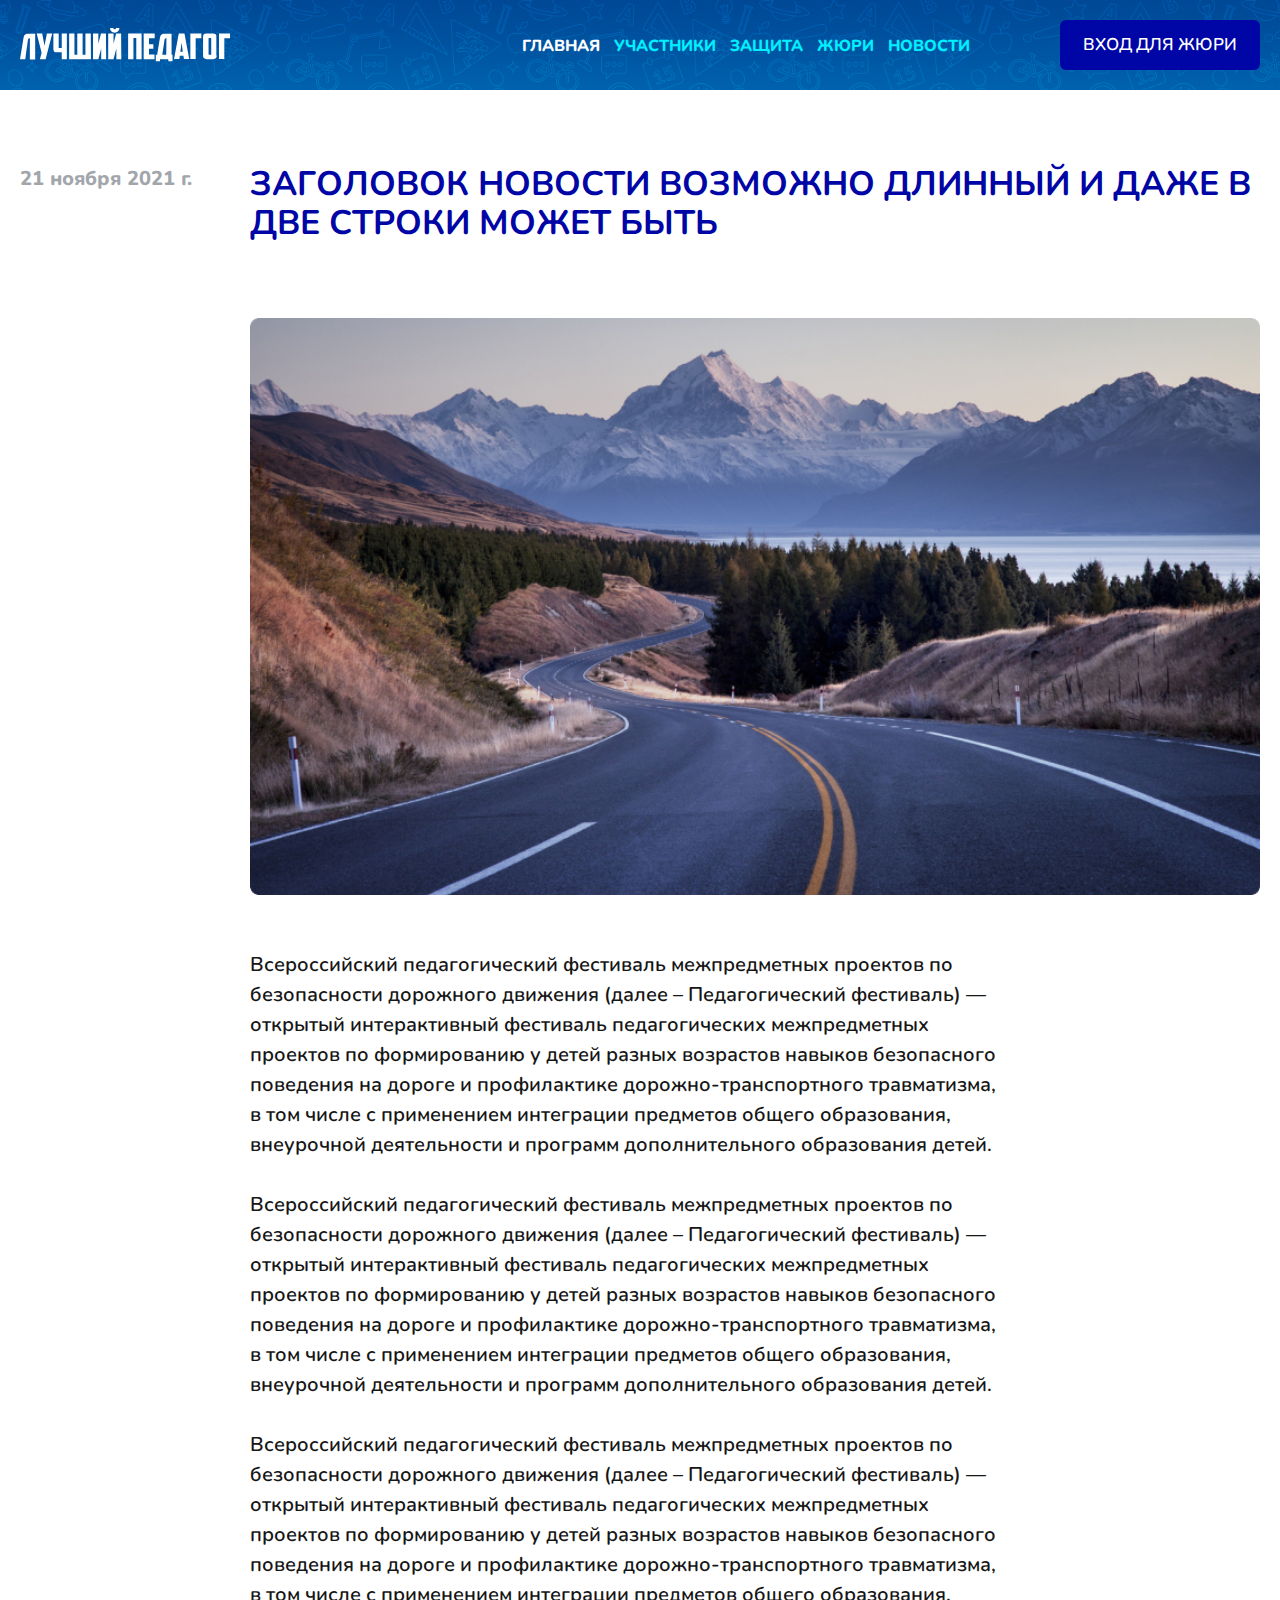
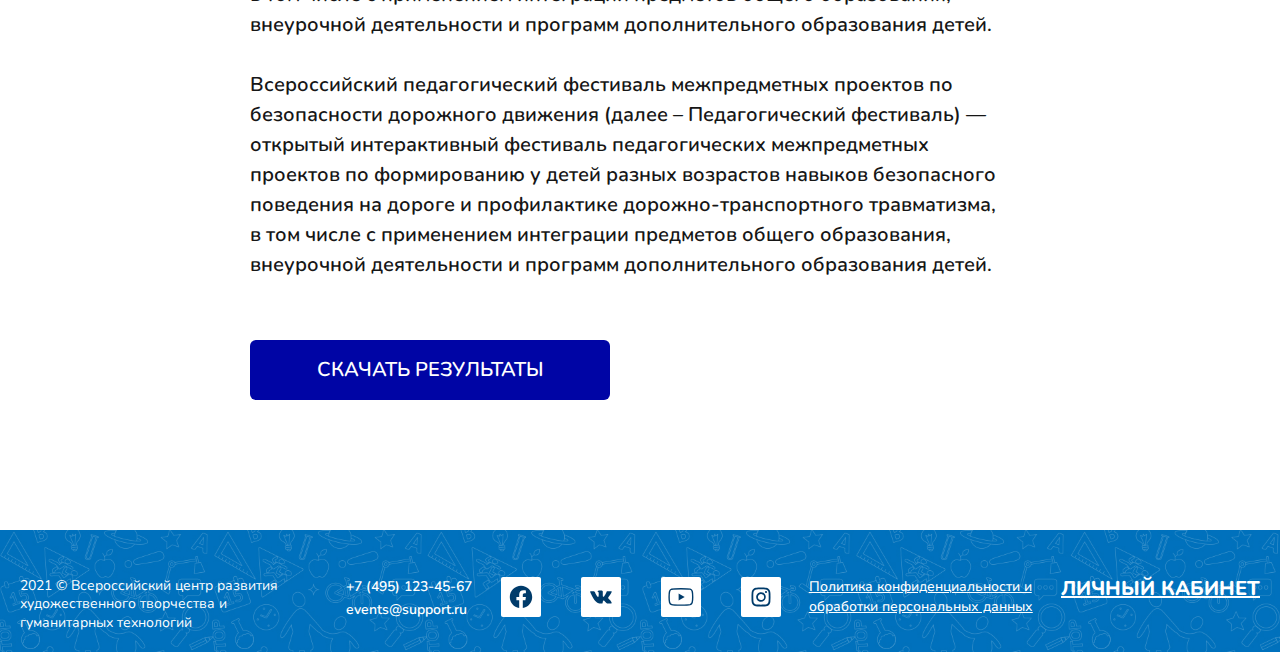
<file: news-inner.html>
<!DOCTYPE html>
<html class="no-js" lang="ru">
  <head>
    <meta charset="utf-8">
    <meta name="viewport" content="width=device-width, initial-scale=1.0, maximum-scale=1.0">
    <meta name="format-detection" content="telephone=no">
    <title> :: Frontend pack</title>
    <!--
    link(rel="apple-touch-icon" sizes="180x180" href="assets/apple-touch-icon.png")
    link(rel="icon" type="image/png" sizes="32x32" href="assets/favicon-32x32.png")
    link(rel="icon" type="image/png" sizes="16x16" href="assets/favicon-16x16.png")
    link(rel="manifest" href="assets/site.webmanifest")
    link(rel="mask-icon" href="assets/safari-pinned-tab.svg" color="#ffffff")
    link(rel="shortcut icon" href="assets/favicon.ico")
    meta(name="msapplication-TileColor" content="#ffffff")
    meta(name="msapplication-config" content="assets/browserconfig.xml")
    meta(name="theme-color" content="#ffffff")
    
    -->
    <meta name="description" content="Description">
    <meta property="og:url" content="https://">
    <meta property="og:type" content="website">
    <meta property="og:title" content="title">
    <meta property="twitter:title" content="title">
    <meta property="og:description" content="description">
    <meta property="twitter:description" content="description">
    <meta property="og:image" content="assets/share.png">
    <link href="https://fonts.googleapis.com/css2?family=Nunito:wght@300;400;500;600;700;800&amp;display=swap" rel="stylesheet">
    <link rel="stylesheet" href="./assets/css/common.css">
    <script src="https://polyfill.io/v3/polyfill.min.js?features=default"></script>
    <script src="https://api-maps.yandex.ru/2.1/?apikey=1cfce894-81e9-424c-b7af-ccc21b4ca1b2&amp;lang=ru_RU" type="text/javascript"></script>
  </head>
  <body class="body">
    <div class="header header-inner">
      <div class="container --flex --jcsb --aicn">
        <div class="header__logo"> <img src="./assets/img/logo.svg" alt=""></div>
        <div class="header__right --flex --jcfe --aicn">
              <div class="nav"> <a class="nav__link active" href="#">главная </a><a class="nav__link" href="#">участники </a><a class="nav__link" href="#">защита </a><a class="nav__link" href="#">жюри </a><a class="nav__link" href="#">НОВОСТИ </a></div><a class="enter btn --enter" href="#">вход для жюри</a>
          <div class="burger --open">
                <svg class="svgsprite _menu">
                  <use xlink:href="assets/img/sprites/svgsprites.svg#menu"></use>
                </svg>
          </div>
        </div>
      </div>
    </div>
        <div class="mobile-menu">
          <div class="burger --close">
                <svg class="svgsprite _menu-close">
                  <use xlink:href="assets/img/sprites/svgsprites.svg#menu-close"></use>
                </svg>
          </div>
          <div class="container">
                <div class="nav"> <a class="nav__link active" href="#">главная </a><a class="nav__link" href="#">участники </a><a class="nav__link" href="#">защита </a><a class="nav__link" href="#">жюри </a><a class="nav__link" href="#">НОВОСТИ </a></div><a class="enter btn --enter" href="#">вход для жюри</a><a class="btn --white" href="#">АВТОРИЗАЦИЯ</a>
          </div>
        </div>
    <div class="content">
      <div class="inner news">
        <div class="container"> 
          <div class="news-inner">
            <div class="news-inner__date">21 ноября 2021 г.</div>
            <div class="news-inner__content"> 
              <h2 class="h2">ЗАГОЛОВОК НОВОСТИ ВОЗМОЖНО ДЛИННЫЙ И ДАЖЕ В ДВЕ СТРОКИ МОЖЕТ БЫТЬ</h2>
              <div class="news__slider">  
                <div class="swiper-wrapper"> 
                  <div class="swiper-slide">
                    <div class="news__pic"><img src="./assets/img/news.jpg" alt=""></div>
                  </div>
                  <div class="swiper-slide">
                    <div class="news__pic"><img src="./assets/img/news.jpg" alt=""></div>
                  </div>
                  <div class="swiper-slide">
                    <div class="news__pic"><img src="./assets/img/news.jpg" alt=""></div>
                  </div>
                  <div class="swiper-slide">
                    <div class="news__pic"><img src="./assets/img/news.jpg" alt=""></div>
                  </div>
                </div>
                <div class="swiper-pagination"></div>
              </div>
              <div class="news-inner__text"> 
                <p>Всероссийский педагогический фестиваль межпредметных проектов по безопасности дорожного движения (далее – Педагогический фестиваль) — открытый интерактивный фестиваль педагогических межпредметных проектов по формированию у детей разных возрастов навыков безопасного поведения на дороге и профилактике дорожно-транспортного травматизма, в том числе с применением интеграции предметов общего образования, внеурочной деятельности и программ дополнительного образования детей. </p>
                <p>Всероссийский педагогический фестиваль межпредметных проектов по безопасности дорожного движения (далее – Педагогический фестиваль) — открытый интерактивный фестиваль педагогических межпредметных проектов по формированию у детей разных возрастов навыков безопасного поведения на дороге и профилактике дорожно-транспортного травматизма, в том числе с применением интеграции предметов общего образования, внеурочной деятельности и программ дополнительного образования детей. </p>
                <p>Всероссийский педагогический фестиваль межпредметных проектов по безопасности дорожного движения (далее – Педагогический фестиваль) — открытый интерактивный фестиваль педагогических межпредметных проектов по формированию у детей разных возрастов навыков безопасного поведения на дороге и профилактике дорожно-транспортного травматизма, в том числе с применением интеграции предметов общего образования, внеурочной деятельности и программ дополнительного образования детей. </p>
                <p>Всероссийский педагогический фестиваль межпредметных проектов по безопасности дорожного движения (далее – Педагогический фестиваль) — открытый интерактивный фестиваль педагогических межпредметных проектов по формированию у детей разных возрастов навыков безопасного поведения на дороге и профилактике дорожно-транспортного травматизма, в том числе с применением интеграции предметов общего образования, внеурочной деятельности и программ дополнительного образования детей. </p>
              </div><a class="btn --blue" href="#" download> скачать результаты</a>
            </div>
          </div>
        </div>
      </div>
          <div class="footer">
            <div class="container">
              <div class="footer__wrap"> 
                <div class="copyright">2021 © Всероссийский центр развития художественного творчества и гуманитарных технологий</div>
                <div class="contacts"><a href="tel:+74951234567">+7 (495) 123-45-67</a><a href="mailto:events@support.ru ">events@support.ru </a></div>
                <div class="socilas"> <a class="social">
                        <svg class="svgsprite _soc-1">
                          <use xlink:href="assets/img/sprites/svgsprites.svg#soc-1"></use>
                        </svg></a><a class="social">
                        <svg class="svgsprite _soc-2">
                          <use xlink:href="assets/img/sprites/svgsprites.svg#soc-2"></use>
                        </svg></a><a class="social">
                        <svg class="svgsprite _soc-3">
                          <use xlink:href="assets/img/sprites/svgsprites.svg#soc-3"></use>
                        </svg></a><a class="social">
                        <svg class="svgsprite _soc-4">
                          <use xlink:href="assets/img/sprites/svgsprites.svg#soc-4"></use>
                        </svg></a></div>
                <div class="political"><a href="#">Политика конфиденциальности и <br>обработки персональных данных</a></div>
                <div class="link footer__lk --green"> <a href="#">ЛИЧНЫЙ КАБИНЕТ </a></div>
              </div>
            </div>
          </div>
    </div>
    <script src="assets/js/vendors~main.bundle.js"></script>
    <script src="assets/js/main.bundle.js?v=1.2.3"></script>
  </body>
</html>
</file>
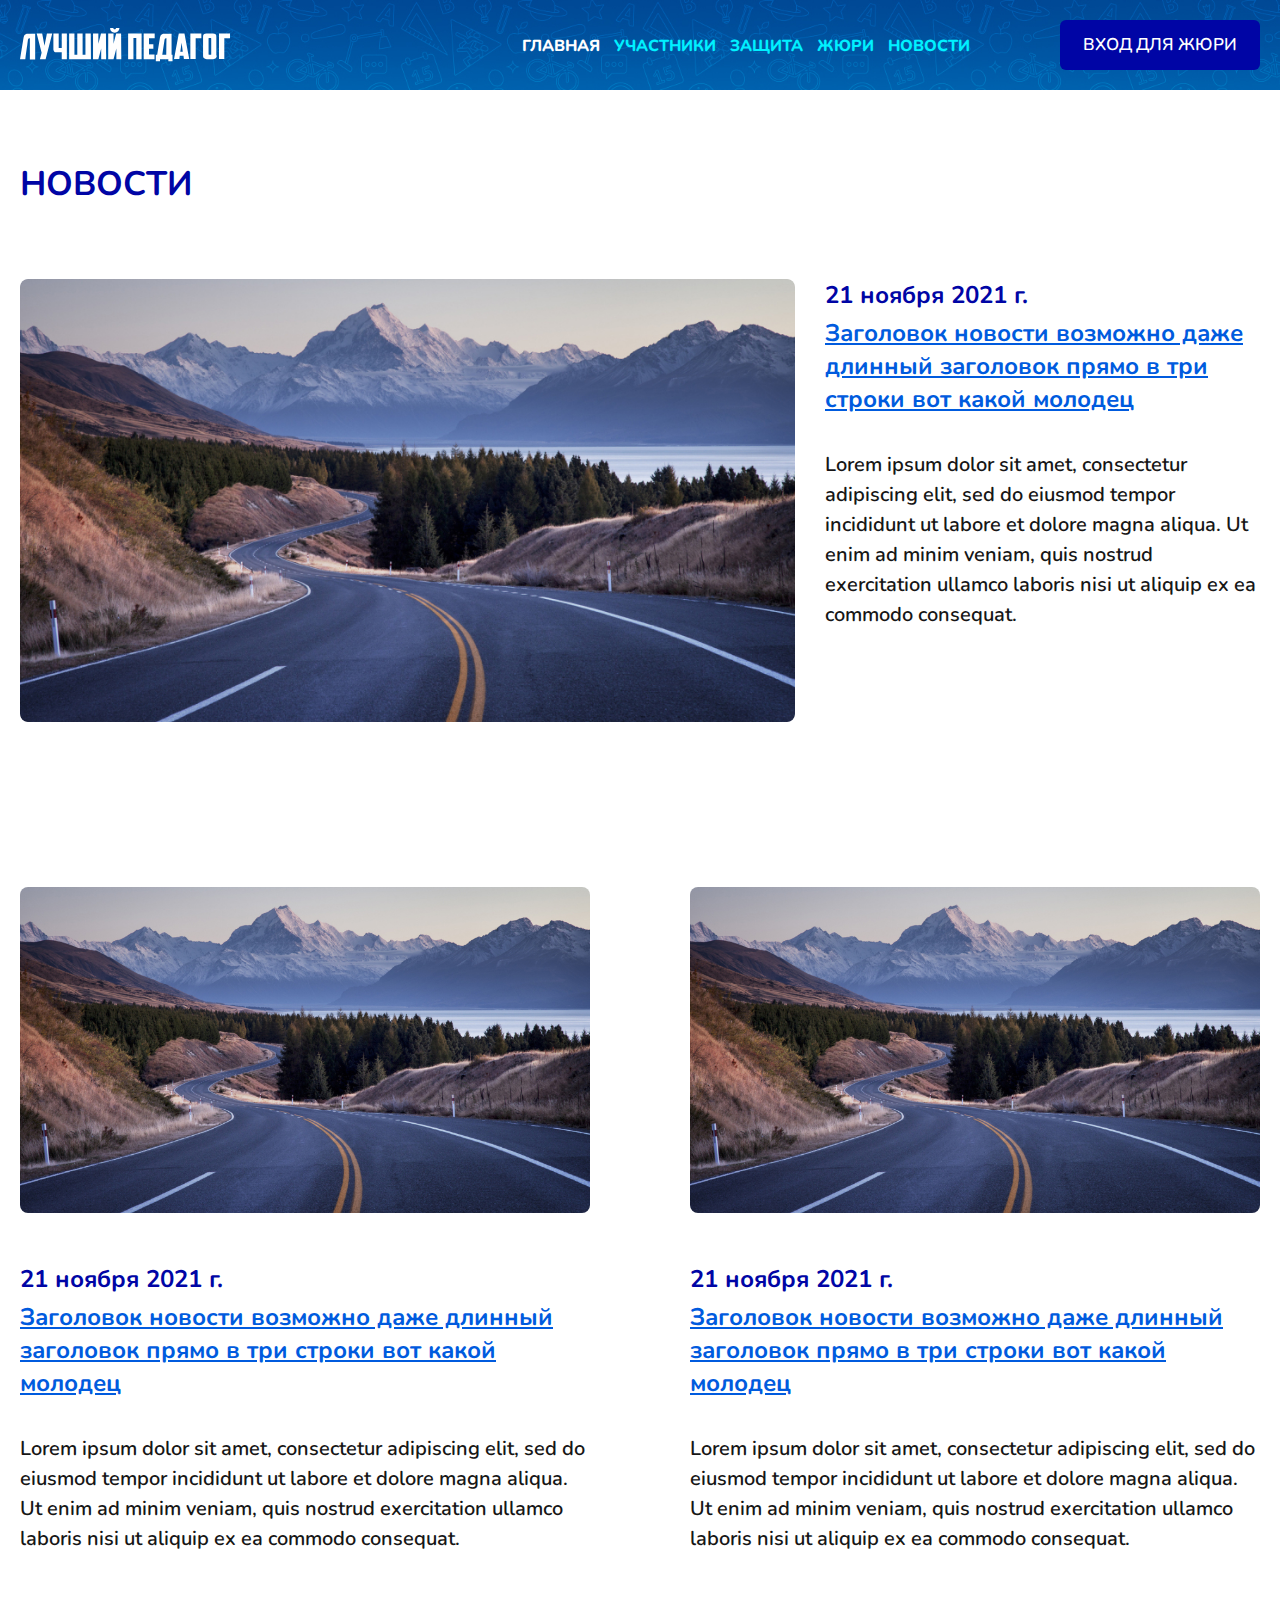
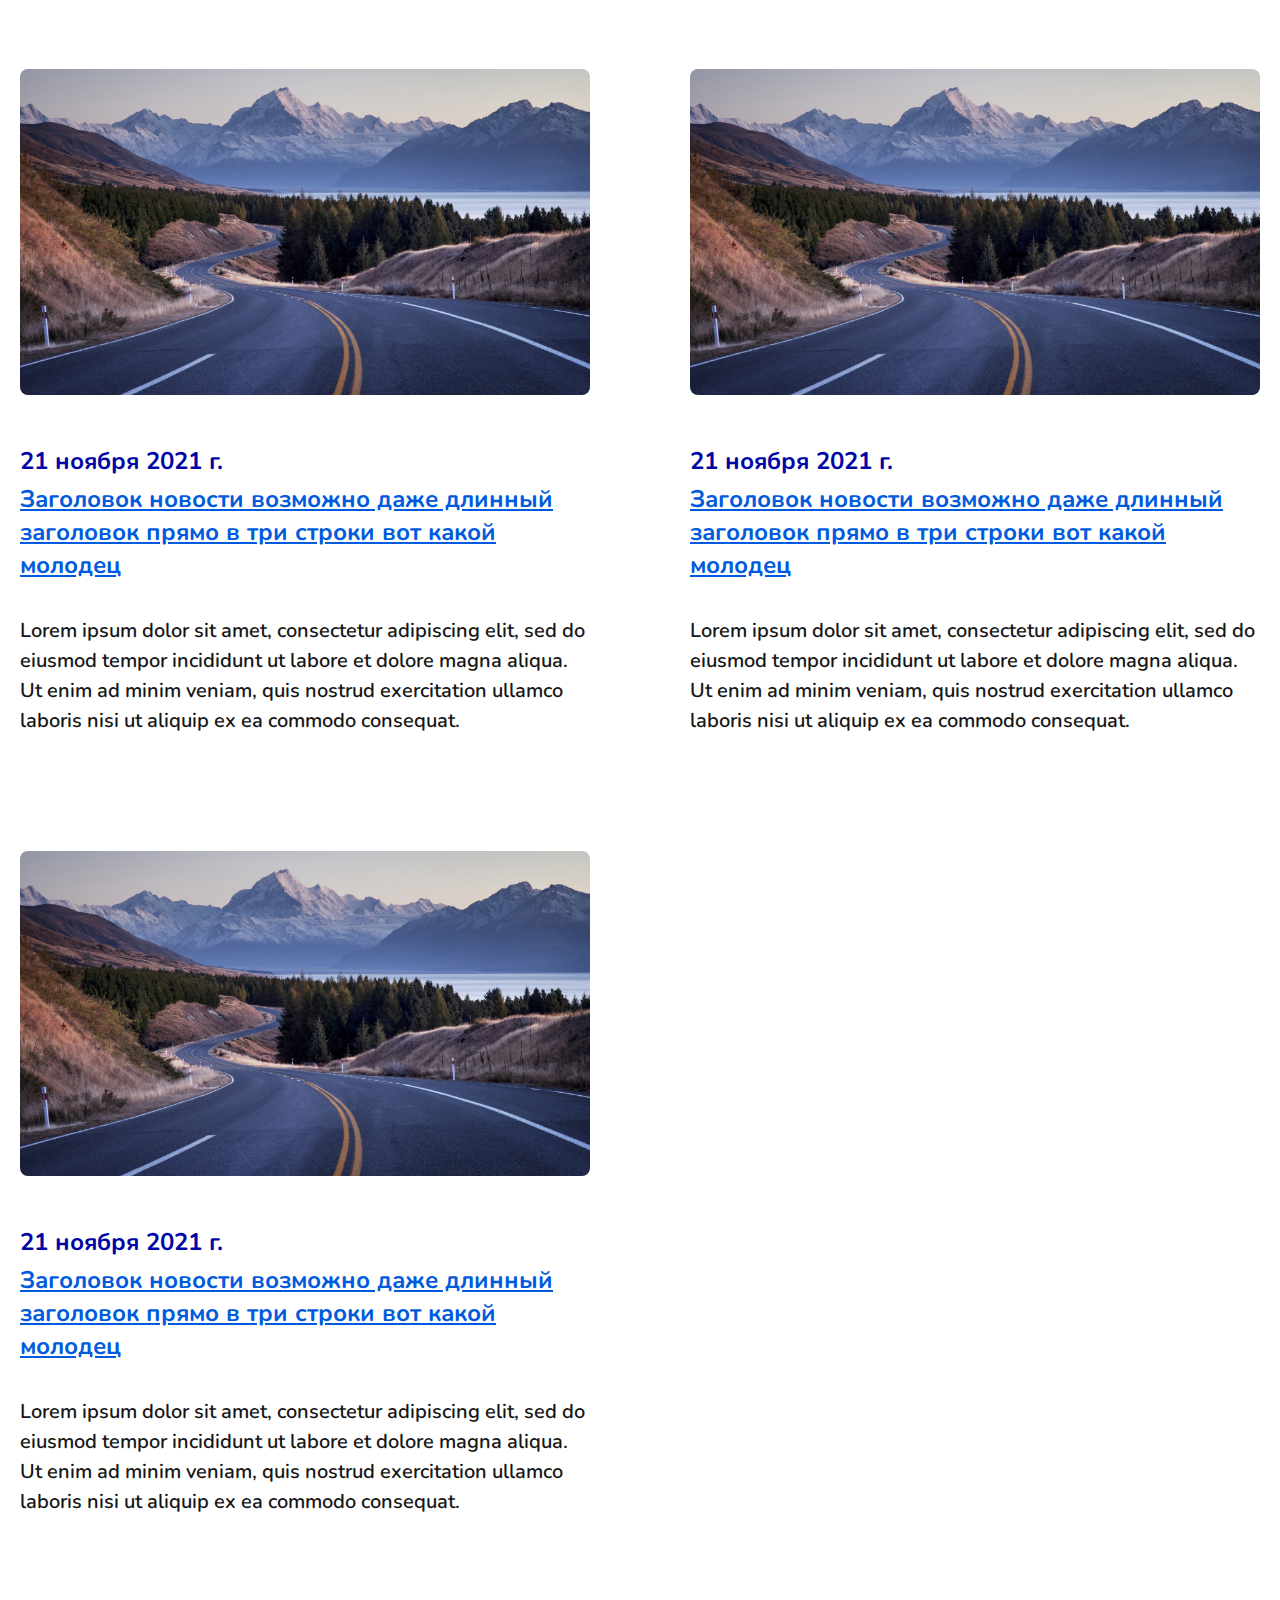
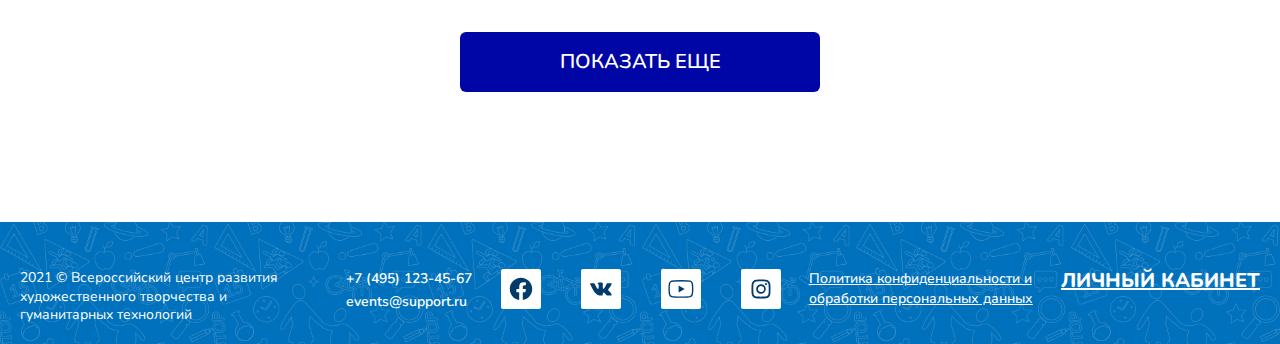
<file: news.html>
<!DOCTYPE html>
<html class="no-js" lang="ru">
  <head>
    <meta charset="utf-8">
    <meta name="viewport" content="width=device-width, initial-scale=1.0, maximum-scale=1.0">
    <meta name="format-detection" content="telephone=no">
    <title> :: Frontend pack</title>
    <!--
    link(rel="apple-touch-icon" sizes="180x180" href="assets/apple-touch-icon.png")
    link(rel="icon" type="image/png" sizes="32x32" href="assets/favicon-32x32.png")
    link(rel="icon" type="image/png" sizes="16x16" href="assets/favicon-16x16.png")
    link(rel="manifest" href="assets/site.webmanifest")
    link(rel="mask-icon" href="assets/safari-pinned-tab.svg" color="#ffffff")
    link(rel="shortcut icon" href="assets/favicon.ico")
    meta(name="msapplication-TileColor" content="#ffffff")
    meta(name="msapplication-config" content="assets/browserconfig.xml")
    meta(name="theme-color" content="#ffffff")
    
    -->
    <meta name="description" content="Description">
    <meta property="og:url" content="https://">
    <meta property="og:type" content="website">
    <meta property="og:title" content="title">
    <meta property="twitter:title" content="title">
    <meta property="og:description" content="description">
    <meta property="twitter:description" content="description">
    <meta property="og:image" content="assets/share.png">
    <link href="https://fonts.googleapis.com/css2?family=Nunito:wght@300;400;500;600;700;800&amp;display=swap" rel="stylesheet">
    <link rel="stylesheet" href="./assets/css/common.css">
    <script src="https://polyfill.io/v3/polyfill.min.js?features=default"></script>
    <script src="https://api-maps.yandex.ru/2.1/?apikey=1cfce894-81e9-424c-b7af-ccc21b4ca1b2&amp;lang=ru_RU" type="text/javascript"></script>
  </head>
  <body class="body">
    <div class="header header-inner">
      <div class="container --flex --jcsb --aicn">
        <div class="header__logo"> <img src="./assets/img/logo.svg" alt=""></div>
        <div class="header__right --flex --jcfe --aicn">
              <div class="nav"> <a class="nav__link active" href="#">главная </a><a class="nav__link" href="#">участники </a><a class="nav__link" href="#">защита </a><a class="nav__link" href="#">жюри </a><a class="nav__link" href="#">НОВОСТИ </a></div><a class="enter btn --enter" href="#">вход для жюри</a>
          <div class="burger --open">
                <svg class="svgsprite _menu">
                  <use xlink:href="assets/img/sprites/svgsprites.svg#menu"></use>
                </svg>
          </div>
        </div>
      </div>
    </div>
        <div class="mobile-menu">
          <div class="burger --close">
                <svg class="svgsprite _menu-close">
                  <use xlink:href="assets/img/sprites/svgsprites.svg#menu-close"></use>
                </svg>
          </div>
          <div class="container">
                <div class="nav"> <a class="nav__link active" href="#">главная </a><a class="nav__link" href="#">участники </a><a class="nav__link" href="#">защита </a><a class="nav__link" href="#">жюри </a><a class="nav__link" href="#">НОВОСТИ </a></div><a class="enter btn --enter" href="#">вход для жюри</a><a class="btn --white" href="#">АВТОРИЗАЦИЯ</a>
          </div>
        </div>
    <div class="content">
      <div class="inner news">
        <div class="container"> 
          <h2 class="h2">НОВОСТИ</h2>
          <div class="news__list"><a class="news__item news__item--main" href="#"> 
              <div class="news__pic"><img src="./assets/img/news.jpg" alt=""></div>
              <div class="news__description">
                <div class="news__date">21 ноября 2021 г.</div>
                <div class="news__info"> 
                  <div class="news__title">Заголовок новости возможно даже длинный заголовок прямо в три строки вот какой молодец</div>
                  <div class="news__text">Lorem ipsum dolor sit amet, consectetur adipiscing elit, sed do eiusmod tempor incididunt ut labore et dolore magna aliqua. Ut enim ad minim veniam, quis nostrud exercitation ullamco laboris nisi ut aliquip ex ea commodo consequat. </div>
                </div>
              </div></a><a class="news__item" href="#"> 
              <div class="news__pic"><img src="./assets/img/news.jpg" alt=""></div>
              <div class="news__description">
                <div class="news__date">21 ноября 2021 г.</div>
                <div class="news__info"> 
                  <div class="news__title">Заголовок новости возможно даже длинный заголовок прямо в три строки вот какой молодец</div>
                  <div class="news__text">Lorem ipsum dolor sit amet, consectetur adipiscing elit, sed do eiusmod tempor incididunt ut labore et dolore magna aliqua. Ut enim ad minim veniam, quis nostrud exercitation ullamco laboris nisi ut aliquip ex ea commodo consequat. </div>
                </div>
              </div></a><a class="news__item" href="#"> 
              <div class="news__pic"><img src="./assets/img/news.jpg" alt=""></div>
              <div class="news__description">
                <div class="news__date">21 ноября 2021 г.</div>
                <div class="news__info"> 
                  <div class="news__title">Заголовок новости возможно даже длинный заголовок прямо в три строки вот какой молодец</div>
                  <div class="news__text">Lorem ipsum dolor sit amet, consectetur adipiscing elit, sed do eiusmod tempor incididunt ut labore et dolore magna aliqua. Ut enim ad minim veniam, quis nostrud exercitation ullamco laboris nisi ut aliquip ex ea commodo consequat. </div>
                </div>
              </div></a><a class="news__item" href="#"> 
              <div class="news__pic"><img src="./assets/img/news.jpg" alt=""></div>
              <div class="news__description">
                <div class="news__date">21 ноября 2021 г.</div>
                <div class="news__info"> 
                  <div class="news__title">Заголовок новости возможно даже длинный заголовок прямо в три строки вот какой молодец</div>
                  <div class="news__text">Lorem ipsum dolor sit amet, consectetur adipiscing elit, sed do eiusmod tempor incididunt ut labore et dolore magna aliqua. Ut enim ad minim veniam, quis nostrud exercitation ullamco laboris nisi ut aliquip ex ea commodo consequat. </div>
                </div>
              </div></a><a class="news__item" href="#"> 
              <div class="news__pic"><img src="./assets/img/news.jpg" alt=""></div>
              <div class="news__description">
                <div class="news__date">21 ноября 2021 г.</div>
                <div class="news__info"> 
                  <div class="news__title">Заголовок новости возможно даже длинный заголовок прямо в три строки вот какой молодец</div>
                  <div class="news__text">Lorem ipsum dolor sit amet, consectetur adipiscing elit, sed do eiusmod tempor incididunt ut labore et dolore magna aliqua. Ut enim ad minim veniam, quis nostrud exercitation ullamco laboris nisi ut aliquip ex ea commodo consequat. </div>
                </div>
              </div></a><a class="news__item" href="#"> 
              <div class="news__pic"><img src="./assets/img/news.jpg" alt=""></div>
              <div class="news__description">
                <div class="news__date">21 ноября 2021 г.</div>
                <div class="news__info"> 
                  <div class="news__title">Заголовок новости возможно даже длинный заголовок прямо в три строки вот какой молодец</div>
                  <div class="news__text">Lorem ipsum dolor sit amet, consectetur adipiscing elit, sed do eiusmod tempor incididunt ut labore et dolore magna aliqua. Ut enim ad minim veniam, quis nostrud exercitation ullamco laboris nisi ut aliquip ex ea commodo consequat. </div>
                </div>
              </div></a></div>
          <div class="btn-center">
            <button class="btn --blue">ПОКАЗАТЬ ЕЩЕ </button>
          </div>
        </div>
      </div>
          <div class="footer">
            <div class="container">
              <div class="footer__wrap"> 
                <div class="copyright">2021 © Всероссийский центр развития художественного творчества и гуманитарных технологий</div>
                <div class="contacts"><a href="tel:+74951234567">+7 (495) 123-45-67</a><a href="mailto:events@support.ru ">events@support.ru </a></div>
                <div class="socilas"> <a class="social">
                        <svg class="svgsprite _soc-1">
                          <use xlink:href="assets/img/sprites/svgsprites.svg#soc-1"></use>
                        </svg></a><a class="social">
                        <svg class="svgsprite _soc-2">
                          <use xlink:href="assets/img/sprites/svgsprites.svg#soc-2"></use>
                        </svg></a><a class="social">
                        <svg class="svgsprite _soc-3">
                          <use xlink:href="assets/img/sprites/svgsprites.svg#soc-3"></use>
                        </svg></a><a class="social">
                        <svg class="svgsprite _soc-4">
                          <use xlink:href="assets/img/sprites/svgsprites.svg#soc-4"></use>
                        </svg></a></div>
                <div class="political"><a href="#">Политика конфиденциальности и <br>обработки персональных данных</a></div>
                <div class="link footer__lk --green"> <a href="#">ЛИЧНЫЙ КАБИНЕТ </a></div>
              </div>
            </div>
          </div>
    </div>
    <script src="assets/js/vendors~main.bundle.js"></script>
    <script src="assets/js/main.bundle.js?v=1.2.3"></script>
  </body>
</html>
</file>
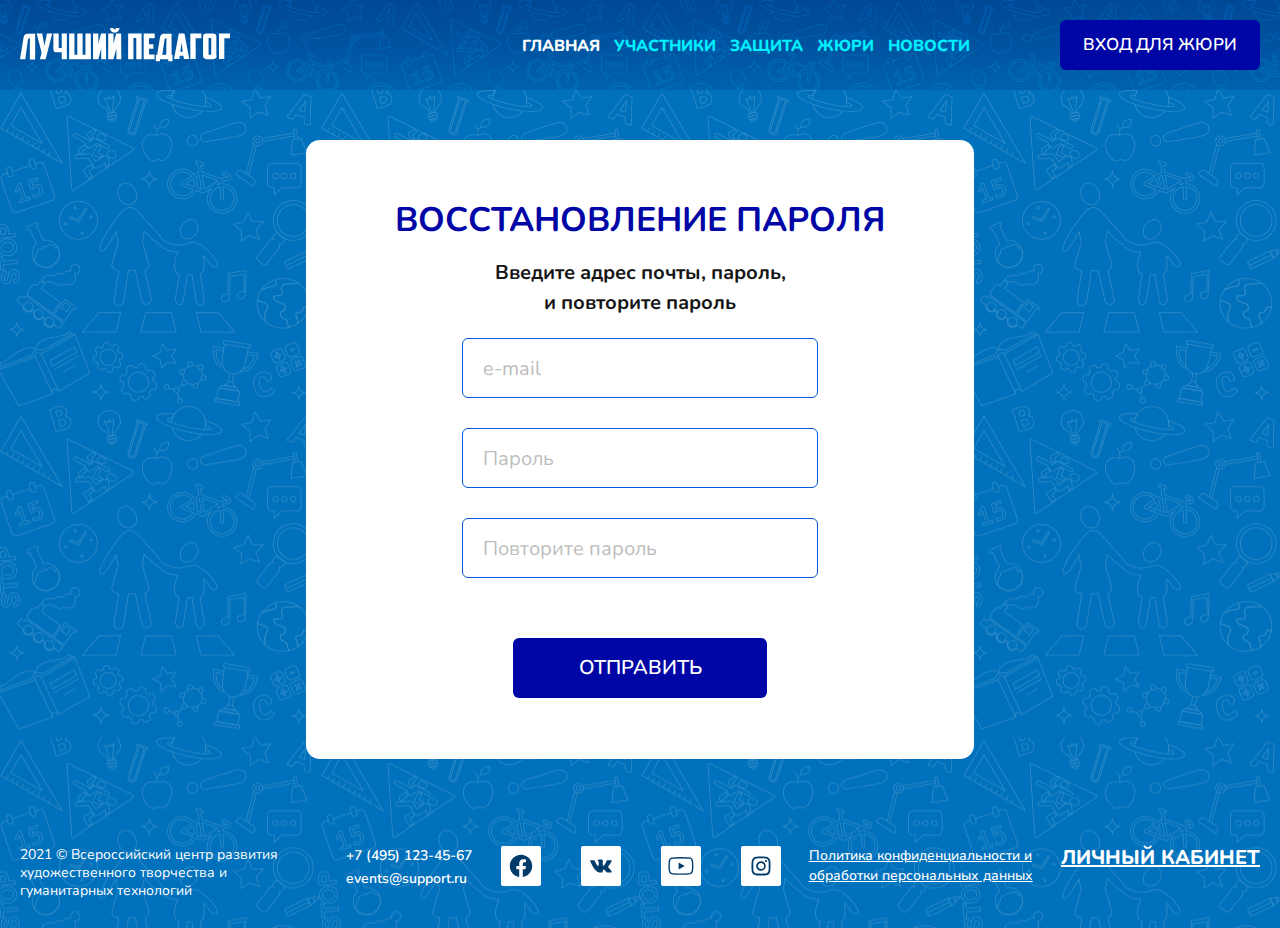
<file: password.html>
<!DOCTYPE html>
<html class="no-js" lang="ru">
  <head>
    <meta charset="utf-8">
    <meta name="viewport" content="width=device-width, initial-scale=1.0, maximum-scale=1.0">
    <meta name="format-detection" content="telephone=no">
    <title> :: Frontend pack</title>
    <!--
    link(rel="apple-touch-icon" sizes="180x180" href="assets/apple-touch-icon.png")
    link(rel="icon" type="image/png" sizes="32x32" href="assets/favicon-32x32.png")
    link(rel="icon" type="image/png" sizes="16x16" href="assets/favicon-16x16.png")
    link(rel="manifest" href="assets/site.webmanifest")
    link(rel="mask-icon" href="assets/safari-pinned-tab.svg" color="#ffffff")
    link(rel="shortcut icon" href="assets/favicon.ico")
    meta(name="msapplication-TileColor" content="#ffffff")
    meta(name="msapplication-config" content="assets/browserconfig.xml")
    meta(name="theme-color" content="#ffffff")
    
    -->
    <meta name="description" content="Description">
    <meta property="og:url" content="https://">
    <meta property="og:type" content="website">
    <meta property="og:title" content="title">
    <meta property="twitter:title" content="title">
    <meta property="og:description" content="description">
    <meta property="twitter:description" content="description">
    <meta property="og:image" content="assets/share.png">
    <link href="https://fonts.googleapis.com/css2?family=Nunito:wght@300;400;500;600;700;800&amp;display=swap" rel="stylesheet">
    <link rel="stylesheet" href="./assets/css/common.css">
    <script src="https://polyfill.io/v3/polyfill.min.js?features=default"></script>
    <script src="https://api-maps.yandex.ru/2.1/?apikey=1cfce894-81e9-424c-b7af-ccc21b4ca1b2&amp;lang=ru_RU" type="text/javascript"></script>
  </head>
  <body class="body">
    <div class="header header-inner">
      <div class="container --flex --jcsb --aicn">
        <div class="header__logo"> <img src="./assets/img/logo.svg" alt=""></div>
        <div class="header__right --flex --jcfe --aicn">
              <div class="nav"> <a class="nav__link active" href="#">главная </a><a class="nav__link" href="#">участники </a><a class="nav__link" href="#">защита </a><a class="nav__link" href="#">жюри </a><a class="nav__link" href="#">НОВОСТИ </a></div><a class="enter btn --enter" href="#">вход для жюри</a>
          <div class="burger --open">
                <svg class="svgsprite _menu">
                  <use xlink:href="assets/img/sprites/svgsprites.svg#menu"></use>
                </svg>
          </div>
        </div>
      </div>
    </div>
        <div class="mobile-menu">
          <div class="burger --close">
                <svg class="svgsprite _menu-close">
                  <use xlink:href="assets/img/sprites/svgsprites.svg#menu-close"></use>
                </svg>
          </div>
          <div class="container">
                <div class="nav"> <a class="nav__link active" href="#">главная </a><a class="nav__link" href="#">участники </a><a class="nav__link" href="#">защита </a><a class="nav__link" href="#">жюри </a><a class="nav__link" href="#">НОВОСТИ </a></div><a class="enter btn --enter" href="#">вход для жюри</a><a class="btn --white" href="#">АВТОРИЗАЦИЯ</a>
          </div>
        </div>
    <div class="content">
      <div class="inner inner__cont">
        <div class="inner__cont-top">
          <form class="form__panel --password">
            <h2 class="h2 --center">Восстановление пароля</h2>
            <div class="form__descriprion">Введите адрес почты, пароль, <br>и повторите пароль</div>
            <div class="form__block"> 
                  <div class="input --reqired">
                    <input type="text" placeholder="e-mail">
                    <div class="error__message">Ошибка ввода данных!</div>
                  </div>
            </div>
            <div class="form__block"> 
                  <div class="input --reqired">
                    <input type="text" placeholder="Пароль">
                    <div class="error__message">Ошибка ввода данных!</div>
                  </div>
            </div>
            <div class="form__block"> 
                  <div class="input --reqired">
                    <input type="text" placeholder="Повторите пароль">
                    <div class="error__message">Ошибка ввода данных!</div>
                  </div>
            </div>
            <div class="btn-center"> 
              <button class="btn --blue">ОТПРАВИТЬ</button>
            </div>
          </form>
        </div>
        <div class="inner__cont-bottom no-footer">
          <div class="container">
            <div class="footer__wrap"> 
              <div class="copyright">2021 © Всероссийский центр развития художественного творчества и гуманитарных технологий</div>
              <div class="contacts"><a href="tel:+74951234567">+7 (495) 123-45-67</a><a href="mailto:events@support.ru ">events@support.ru </a></div>
              <div class="socilas"> <a class="social">
                      <svg class="svgsprite _soc-1">
                        <use xlink:href="assets/img/sprites/svgsprites.svg#soc-1"></use>
                      </svg></a><a class="social">
                      <svg class="svgsprite _soc-2">
                        <use xlink:href="assets/img/sprites/svgsprites.svg#soc-2"></use>
                      </svg></a><a class="social">
                      <svg class="svgsprite _soc-3">
                        <use xlink:href="assets/img/sprites/svgsprites.svg#soc-3"></use>
                      </svg></a><a class="social">
                      <svg class="svgsprite _soc-4">
                        <use xlink:href="assets/img/sprites/svgsprites.svg#soc-4"></use>
                      </svg></a></div>
              <div class="political"><a href="#">Политика конфиденциальности и <br>обработки персональных данных</a></div>
              <div class="link footer__lk --green"> <a href="#">ЛИЧНЫЙ КАБИНЕТ  </a></div>
            </div>
          </div>
        </div>
      </div>
    </div>
    <script src="assets/js/vendors~main.bundle.js"></script>
    <script src="assets/js/main.bundle.js?v=1.2.3"></script>
  </body>
</html>
</file>
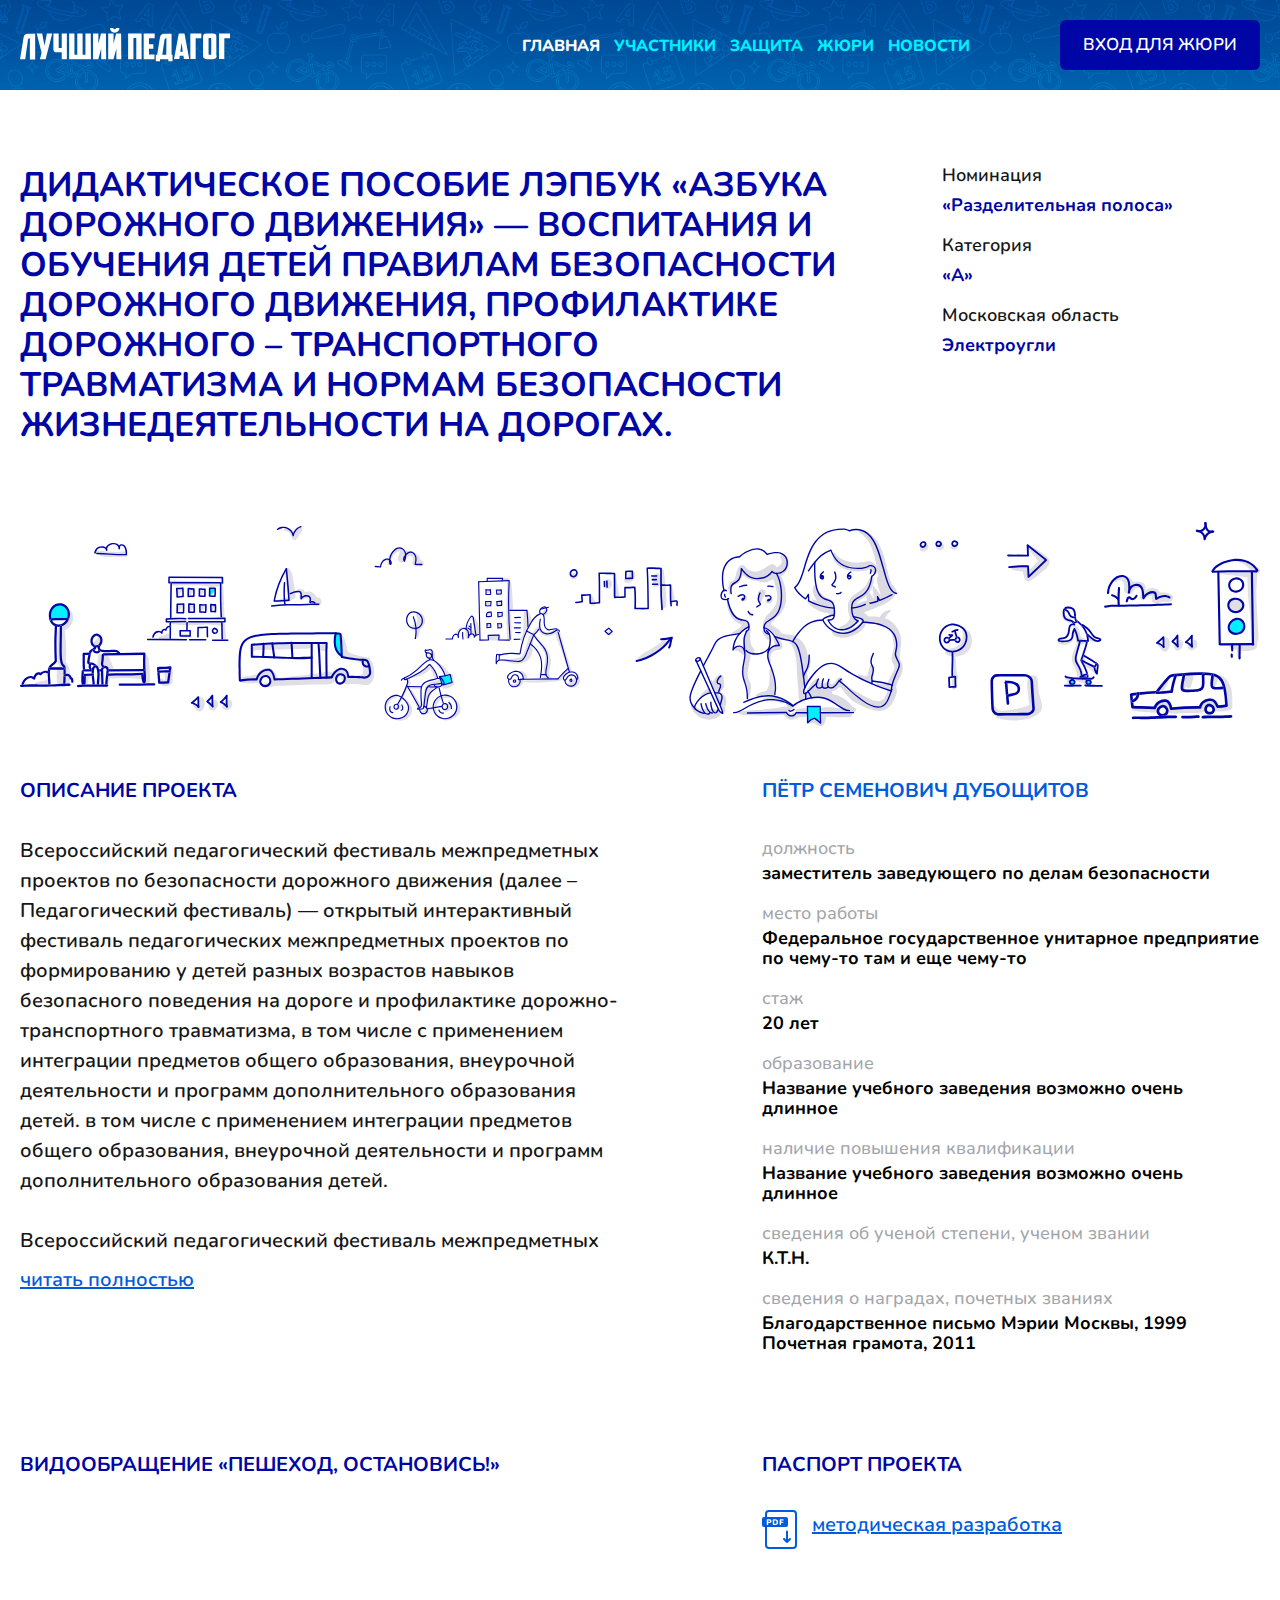
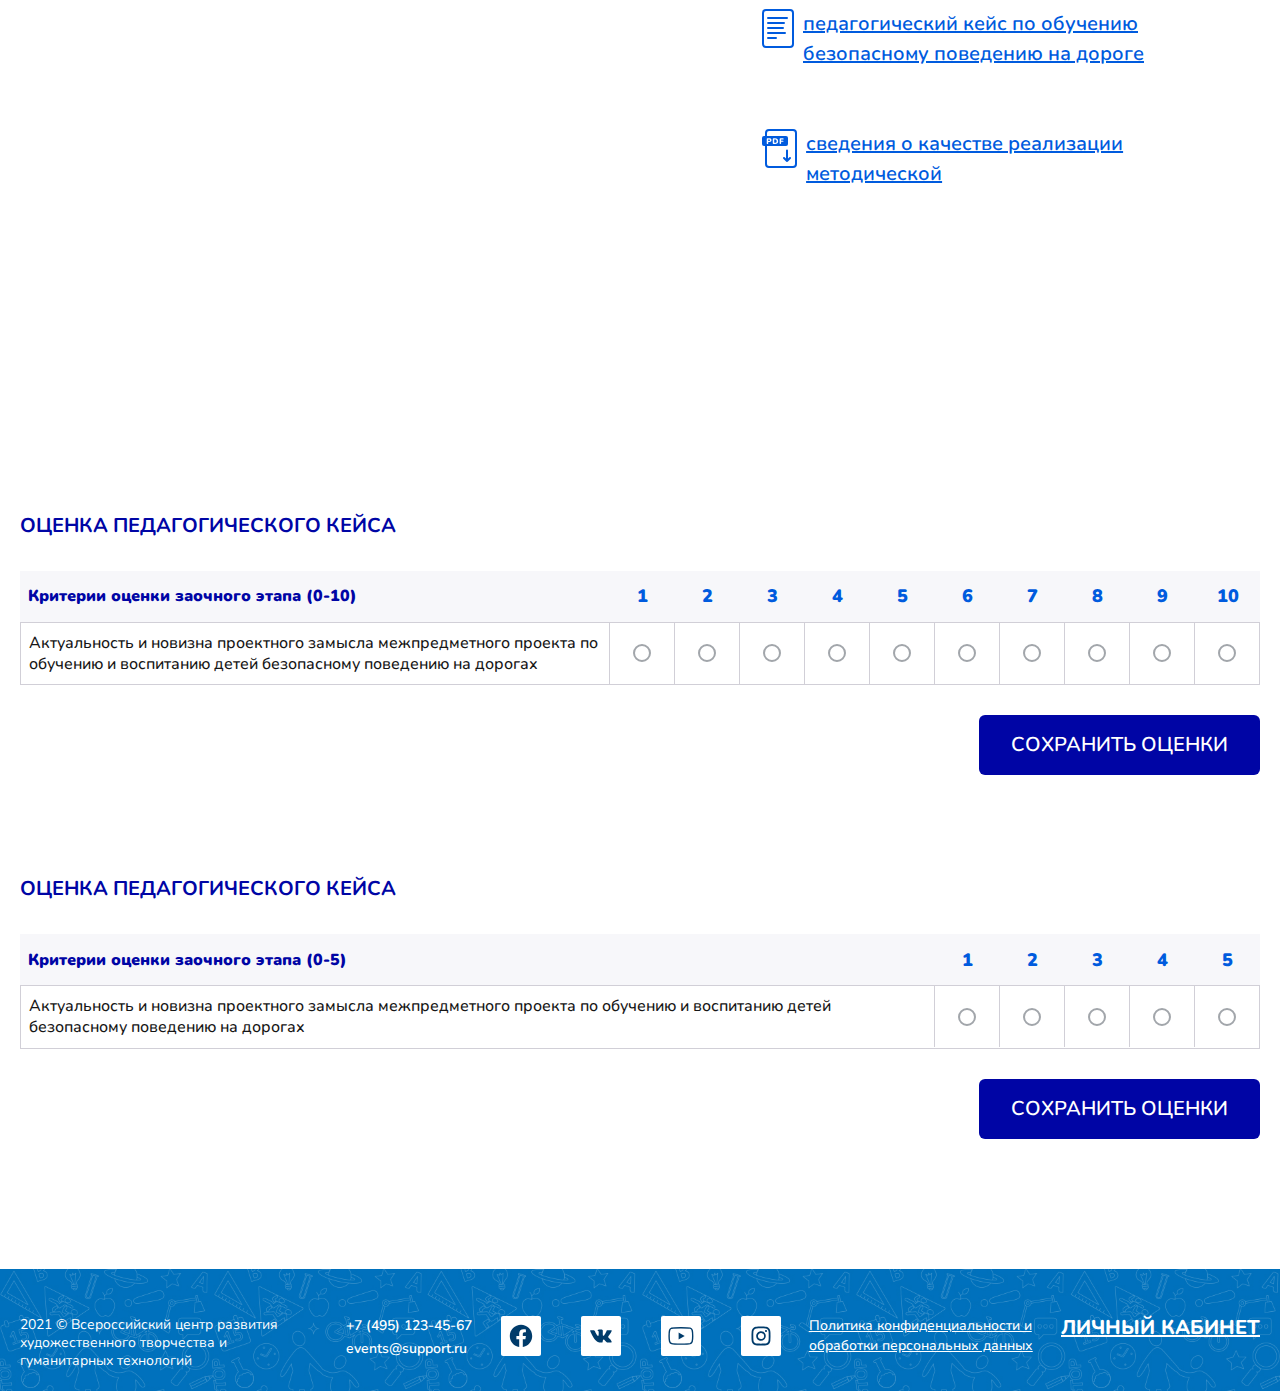
<file: project.html>
<!DOCTYPE html>
<html class="no-js" lang="ru">
  <head>
    <meta charset="utf-8">
    <meta name="viewport" content="width=device-width, initial-scale=1.0, maximum-scale=1.0">
    <meta name="format-detection" content="telephone=no">
    <title> :: Frontend pack</title>
    <!--
    link(rel="apple-touch-icon" sizes="180x180" href="assets/apple-touch-icon.png")
    link(rel="icon" type="image/png" sizes="32x32" href="assets/favicon-32x32.png")
    link(rel="icon" type="image/png" sizes="16x16" href="assets/favicon-16x16.png")
    link(rel="manifest" href="assets/site.webmanifest")
    link(rel="mask-icon" href="assets/safari-pinned-tab.svg" color="#ffffff")
    link(rel="shortcut icon" href="assets/favicon.ico")
    meta(name="msapplication-TileColor" content="#ffffff")
    meta(name="msapplication-config" content="assets/browserconfig.xml")
    meta(name="theme-color" content="#ffffff")
    
    -->
    <meta name="description" content="Description">
    <meta property="og:url" content="https://">
    <meta property="og:type" content="website">
    <meta property="og:title" content="title">
    <meta property="twitter:title" content="title">
    <meta property="og:description" content="description">
    <meta property="twitter:description" content="description">
    <meta property="og:image" content="assets/share.png">
    <link href="https://fonts.googleapis.com/css2?family=Nunito:wght@300;400;500;600;700;800&amp;display=swap" rel="stylesheet">
    <link rel="stylesheet" href="./assets/css/common.css">
    <script src="https://polyfill.io/v3/polyfill.min.js?features=default"></script>
    <script src="https://api-maps.yandex.ru/2.1/?apikey=1cfce894-81e9-424c-b7af-ccc21b4ca1b2&amp;lang=ru_RU" type="text/javascript"></script>
  </head>
  <body class="body">
    <div class="header header-inner">
      <div class="container --flex --jcsb --aicn">
        <div class="header__logo"> <img src="./assets/img/logo.svg" alt=""></div>
        <div class="header__right --flex --jcfe --aicn">
              <div class="nav"> <a class="nav__link active" href="#">главная </a><a class="nav__link" href="#">участники </a><a class="nav__link" href="#">защита </a><a class="nav__link" href="#">жюри </a><a class="nav__link" href="#">НОВОСТИ </a></div><a class="enter btn --enter" href="#">вход для жюри</a>
          <div class="burger --open">
                <svg class="svgsprite _menu">
                  <use xlink:href="assets/img/sprites/svgsprites.svg#menu"></use>
                </svg>
          </div>
        </div>
      </div>
    </div>
        <div class="mobile-menu">
          <div class="burger --close">
                <svg class="svgsprite _menu-close">
                  <use xlink:href="assets/img/sprites/svgsprites.svg#menu-close"></use>
                </svg>
          </div>
          <div class="container">
                <div class="nav"> <a class="nav__link active" href="#">главная </a><a class="nav__link" href="#">участники </a><a class="nav__link" href="#">защита </a><a class="nav__link" href="#">жюри </a><a class="nav__link" href="#">НОВОСТИ </a></div><a class="enter btn --enter" href="#">вход для жюри</a><a class="btn --white" href="#">АВТОРИЗАЦИЯ</a>
          </div>
        </div>
    <div class="content">
      <div class="inner"> 
        <div class="project"> 
          <div class="container">
            <div class="project__head">
              <h2 class="h2 project__title">Дидактическое пособие Лэпбук «Азбука дорожного движения» — воспитания и обучения детей правилам безопасности дорожного движения, профилактике дорожного – транспортного травматизма и нормам безопасности жизнедеятельности на дорогах.</h2>
              <div class="projtct__catgories">
                <div class="project__head-item">
                  <div class="project__name">Номинация</div>
                  <div class="project__category">«Разделительная полоса»</div>
                </div>
                <div class="project__head-item">
                  <div class="project__name">Категория</div>
                  <div class="project__category">«А»</div>
                </div>
                <div class="project__head-item">
                  <div class="project__name">Московская область</div>
                  <div class="project__category">Электроугли</div>
                </div>
              </div>
            </div>
            <div class="project__pic"> <img src="./assets/img/about-pic.svg" alt=""></div>
            <div class="project__body"> 
              <div class="project__about"> 
                <div class="project__description project__about-left">
                  <h3 class="h3">ОПИСАНИЕ ПРОЕКТА</h3>
                  <div class="project__description-text"> 
                    <p>Всероссийский педагогический фестиваль межпредметных проектов по безопасности дорожного движения (далее – Педагогический фестиваль) — открытый интерактивный фестиваль педагогических межпредметных проектов по формированию у детей разных возрастов навыков безопасного поведения на дороге и профилактике дорожно-транспортного травматизма, в том числе с применением интеграции предметов общего образования, внеурочной деятельности и программ дополнительного образования детей.  в том числе с применением интеграции предметов общего образования, внеурочной деятельности и программ дополнительного образования детей.</p>
                    <p>Всероссийский педагогический фестиваль межпредметных проектов по безопасности дорожного движения (далее – Педагогический фестиваль) — открытый интерактивный фестиваль педагогических межпредметных проектов по формированию у детей разных возрастов навыков безопасного поведения на дороге и профилактике дорожно-транспортного травматизма, в том числе с применением интеграции предметов общего образования, внеурочной деятельности и программ дополнительного образования детей.  в том числе с применением интеграции предметов общего образования, внеурочной деятельности и программ дополнительного образования детей.</p>
                  </div>
                  <div class="project__description-alltext link-all">читать полностью</div>
                </div>
                <div class="project__about-right">
                  <div class="partic__name h3 --lightblue">Пётр Семенович Дубощитов</div>
                  <div class="partic__blocks">
                    <div class="partic__block"> 
                      <p>должность</p>
                      <p>заместитель заведующего по делам безопасности</p>
                    </div>
                    <div class="partic__block"> 
                      <p>место работы</p>
                      <p>Федеральное государственное унитарное предприятие по чему-то там и еще чему-то</p>
                    </div>
                    <div class="partic__block"> 
                      <p>стаж</p>
                      <p>20 лет</p>
                    </div>
                    <div class="partic__block"> 
                      <p>образование</p>
                      <p>Название учебного заведения возможно очень длинное</p>
                    </div>
                    <div class="partic__block"> 
                      <p>наличие повышения квалификации</p>
                      <p>Название учебного заведения возможно очень длинное</p>
                    </div>
                    <div class="partic__block"> 
                      <p>сведения об ученой степени, ученом звании</p>
                      <p>К.Т.Н.</p>
                    </div>
                    <div class="partic__block"> 
                      <p>сведения о наградах, почетных званиях</p>
                      <p>Благодарственное письмо Мэрии Москвы, 1999 <br>Почетная грамота, 2011</p>
                    </div>
                  </div>
                </div>
              </div>
              <div class="project__about">
                <div class="project__video project__about-left">
                  <h3 class="h3">Видообращение «Пешеход, Остановись!» </h3>
                  <div class="protection__video"><iframe  src="https://www.youtube.com/embed/jOf3cip4vZU" title="YouTube video player" frameborder="0" allow="accelerometer; autoplay; clipboard-write; encrypted-media; gyroscope; picture-in-picture" allowfullscreen></iframe></div>
                </div>
                <div class="project__pasport project__about-right">
                  <h3 class="h3">ПАСПОРТ ПРОЕКТА</h3><a class="ico-link" href="#" download>
                    <div class="ico-link-pic">
                          <svg class="svgsprite _pdf">
                            <use xlink:href="assets/img/sprites/svgsprites.svg#pdf"></use>
                          </svg>
                    </div>
                    <div class="link-all">методическая разработка</div></a><a class="ico-link" href="#" target="_blank"> 
                    <div class="ico-link-pic">
                          <svg class="svgsprite _file">
                            <use xlink:href="assets/img/sprites/svgsprites.svg#file"></use>
                          </svg>
                    </div>
                    <div class="link-all">педагогический кейс по обучению безопасному поведению на дороге</div></a><a class="ico-link" href="#" download> 
                    <div class="ico-link-pic">
                          <svg class="svgsprite _pdf">
                            <use xlink:href="assets/img/sprites/svgsprites.svg#pdf"></use>
                          </svg>
                    </div>
                    <div class="link-all">сведения о качестве реализации методической</div></a>
                </div>
              </div>
              <form class="score">
                <h3 class="h3">Оценка педагогического кейса</h3>
                <div class="score__table -point-10"> 
                  <div class="score__head">
                    <div class="score__text">Критерии оценки заочного этапа (0-10)</div>
                    <div class="score__item"> 
                      <div class="score__number">1</div>
                    </div>
                    <div class="score__item"> 
                      <div class="score__number">2</div>
                    </div>
                    <div class="score__item"> 
                      <div class="score__number">3</div>
                    </div>
                    <div class="score__item"> 
                      <div class="score__number">4</div>
                    </div>
                    <div class="score__item"> 
                      <div class="score__number">5</div>
                    </div>
                    <div class="score__item"> 
                      <div class="score__number">6</div>
                    </div>
                    <div class="score__item"> 
                      <div class="score__number">7</div>
                    </div>
                    <div class="score__item"> 
                      <div class="score__number">8</div>
                    </div>
                    <div class="score__item"> 
                      <div class="score__number">9</div>
                    </div>
                    <div class="score__item"> 
                      <div class="score__number">10</div>
                    </div>
                  </div>
                  <div class="score__body">
                    <div class="score__tr">
                      <div class="score__text">Актуальность и новизна проектного замысла межпредметного проекта по обучению и воспитанию детей безопасному поведению на дорогах</div>
                      <div class="score__item"> 
                        <label class="score__point">
                          <input type="radio" name="r_1"><span></span>
                          <div class="score__number">1</div>
                        </label>
                      </div>
                      <div class="score__item"> 
                        <label class="score__point">
                          <input type="radio" name="r_1"><span></span>
                          <div class="score__number">2</div>
                        </label>
                      </div>
                      <div class="score__item"> 
                        <label class="score__point">
                          <input type="radio" name="r_1"><span></span>
                          <div class="score__number">3</div>
                        </label>
                      </div>
                      <div class="score__item"> 
                        <label class="score__point">
                          <input type="radio" name="r_1"><span></span>
                          <div class="score__number">4</div>
                        </label>
                      </div>
                      <div class="score__item active">
                        <label class="score__point">
                          <input type="radio" name="r_1"><span></span>
                          <div class="score__number">5</div>
                        </label>
                      </div>
                      <div class="score__item"> 
                        <label class="score__point">
                          <input type="radio" name="r_1"><span></span>
                          <div class="score__number">6</div>
                        </label>
                      </div>
                      <div class="score__item"> 
                        <label class="score__point">
                          <input type="radio" name="r_1"><span></span>
                          <div class="score__number">7</div>
                        </label>
                      </div>
                      <div class="score__item"> 
                        <label class="score__point">
                          <input type="radio" name="r_1"><span></span>
                          <div class="score__number">8</div>
                        </label>
                      </div>
                      <div class="score__item"> 
                        <label class="score__point">
                          <input type="radio" name="r_1"><span></span>
                          <div class="score__number">9</div>
                        </label>
                      </div>
                      <div class="score__item"> 
                        <label class="score__point">
                          <input type="radio" name="r_1"><span></span>
                          <div class="score__number">10</div>
                        </label>
                      </div>
                    </div>
                  </div>
                </div>
                <div class="btn-right">
                  <button class="btn --blue">сохранить оценки </button>
                </div>
              </form>
              <form class="score">
                <h3 class="h3">Оценка педагогического кейса</h3>
                <div class="score__table -point-5">
                  <div class="score__head">
                    <div class="score__text">Критерии оценки заочного этапа (0-5)</div>
                    <div class="score__item"> 
                      <div class="score__number">1</div>
                    </div>
                    <div class="score__item"> 
                      <div class="score__number">2</div>
                    </div>
                    <div class="score__item"> 
                      <div class="score__number">3</div>
                    </div>
                    <div class="score__item">
                      <div class="score__number">4</div>
                    </div>
                    <div class="score__item"> 
                      <div class="score__number">5</div>
                    </div>
                  </div>
                  <div class="score__body">
                    <div class="score__tr">
                      <div class="score__text">Актуальность и новизна проектного замысла межпредметного проекта по обучению и воспитанию детей безопасному поведению на дорогах</div>
                      <div class="score__item"> 
                        <label class="score__point">
                          <input type="radio" name="r_2"><span></span>
                          <div class="score__number">1</div>
                        </label>
                      </div>
                      <div class="score__item"> 
                        <label class="score__point">
                          <input type="radio" name="r_2"><span></span>
                          <div class="score__number">2</div>
                        </label>
                      </div>
                      <div class="score__item active"> 
                        <label class="score__point">
                          <input type="radio" name="r_2"><span></span>
                          <div class="score__number">3</div>
                        </label>
                      </div>
                      <div class="score__item"> 
                        <label class="score__point">
                          <input type="radio" name="r_2"><span></span>
                          <div class="score__number">4</div>
                        </label>
                      </div>
                      <div class="score__item"> 
                        <label class="score__point">
                          <input type="radio" name="r_2"><span></span>
                          <div class="score__number">5</div>
                        </label>
                      </div>
                    </div>
                  </div>
                </div>
                <div class="btn-right">
                  <button class="btn --blue">сохранить оценки </button>
                </div>
              </form>
            </div>
          </div>
        </div>
      </div>
          <div class="footer">
            <div class="container">
              <div class="footer__wrap"> 
                <div class="copyright">2021 © Всероссийский центр развития художественного творчества и гуманитарных технологий</div>
                <div class="contacts"><a href="tel:+74951234567">+7 (495) 123-45-67</a><a href="mailto:events@support.ru ">events@support.ru </a></div>
                <div class="socilas"> <a class="social">
                        <svg class="svgsprite _soc-1">
                          <use xlink:href="assets/img/sprites/svgsprites.svg#soc-1"></use>
                        </svg></a><a class="social">
                        <svg class="svgsprite _soc-2">
                          <use xlink:href="assets/img/sprites/svgsprites.svg#soc-2"></use>
                        </svg></a><a class="social">
                        <svg class="svgsprite _soc-3">
                          <use xlink:href="assets/img/sprites/svgsprites.svg#soc-3"></use>
                        </svg></a><a class="social">
                        <svg class="svgsprite _soc-4">
                          <use xlink:href="assets/img/sprites/svgsprites.svg#soc-4"></use>
                        </svg></a></div>
                <div class="political"><a href="#">Политика конфиденциальности и <br>обработки персональных данных</a></div>
                <div class="link footer__lk --green"> <a href="#">ЛИЧНЫЙ КАБИНЕТ </a></div>
              </div>
            </div>
          </div>
    </div>
    <script src="assets/js/vendors~main.bundle.js"></script>
    <script src="assets/js/main.bundle.js?v=1.2.3"></script>
  </body>
</html>
</file>
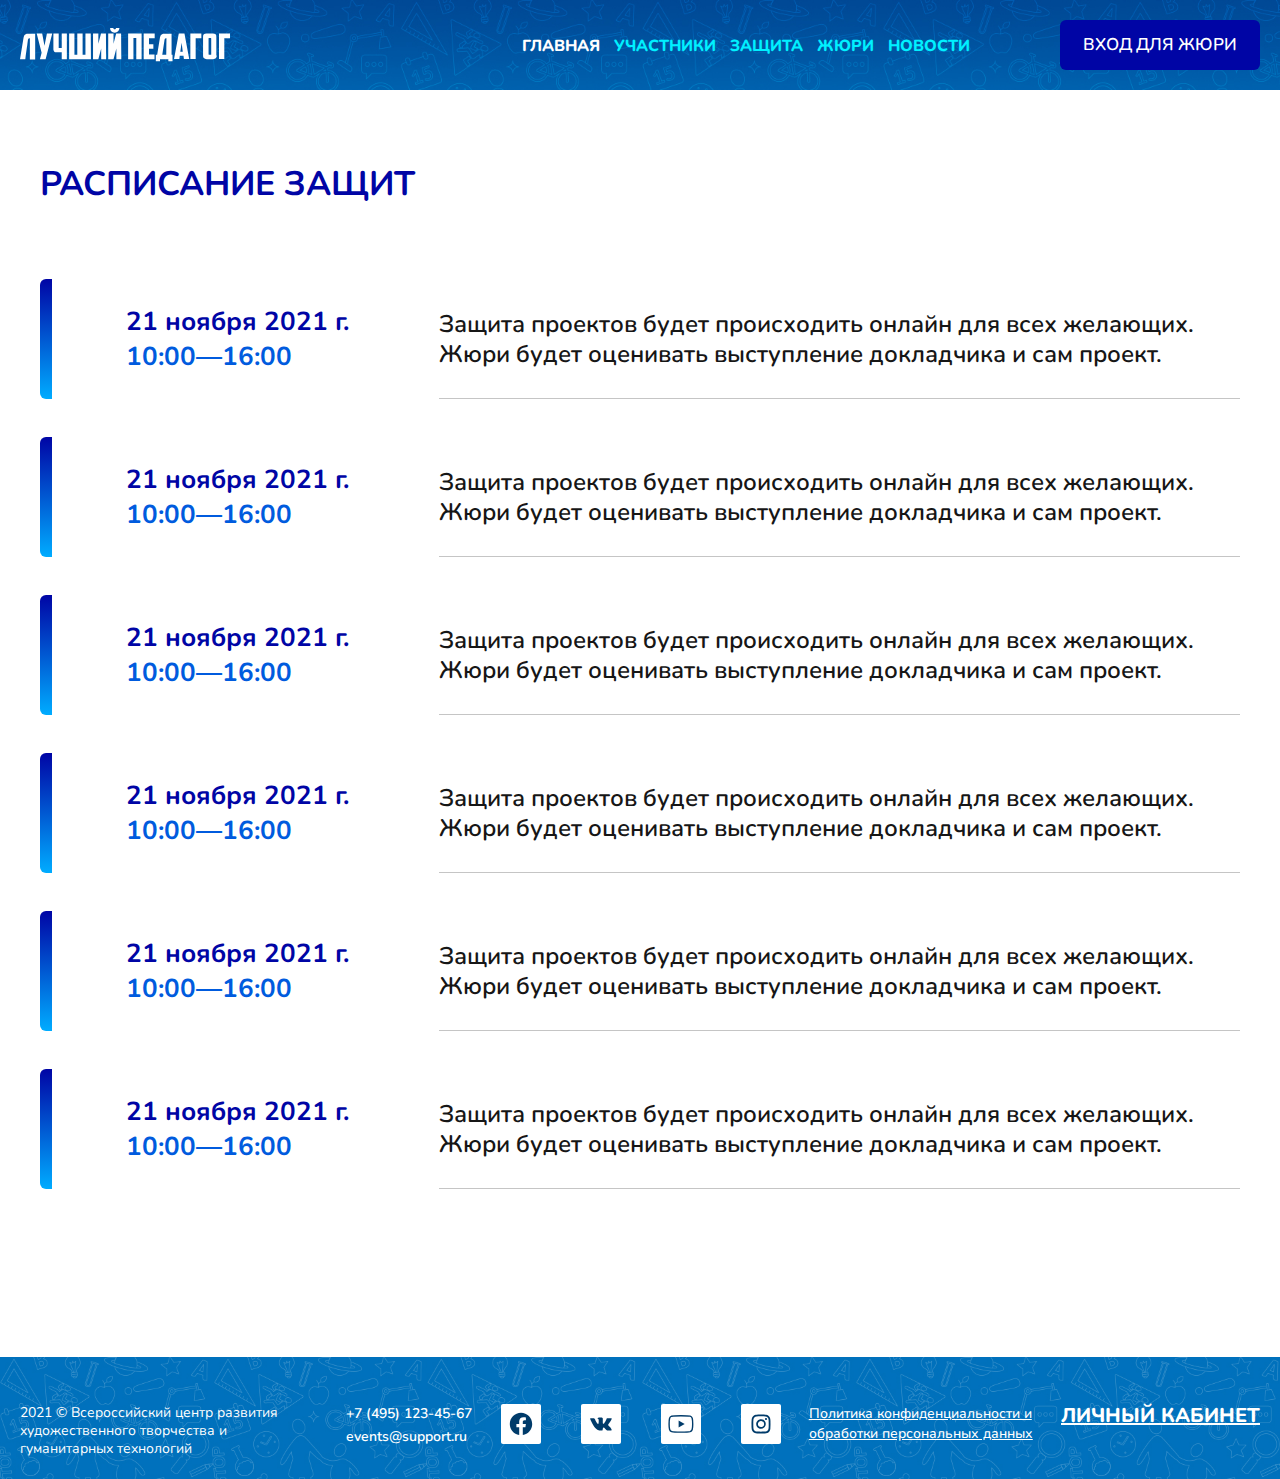
<file: protection-timing.html>
<!DOCTYPE html>
<html class="no-js" lang="ru">
  <head>
    <meta charset="utf-8">
    <meta name="viewport" content="width=device-width, initial-scale=1.0, maximum-scale=1.0">
    <meta name="format-detection" content="telephone=no">
    <title> :: Frontend pack</title>
    <!--
    link(rel="apple-touch-icon" sizes="180x180" href="assets/apple-touch-icon.png")
    link(rel="icon" type="image/png" sizes="32x32" href="assets/favicon-32x32.png")
    link(rel="icon" type="image/png" sizes="16x16" href="assets/favicon-16x16.png")
    link(rel="manifest" href="assets/site.webmanifest")
    link(rel="mask-icon" href="assets/safari-pinned-tab.svg" color="#ffffff")
    link(rel="shortcut icon" href="assets/favicon.ico")
    meta(name="msapplication-TileColor" content="#ffffff")
    meta(name="msapplication-config" content="assets/browserconfig.xml")
    meta(name="theme-color" content="#ffffff")
    
    -->
    <meta name="description" content="Description">
    <meta property="og:url" content="https://">
    <meta property="og:type" content="website">
    <meta property="og:title" content="title">
    <meta property="twitter:title" content="title">
    <meta property="og:description" content="description">
    <meta property="twitter:description" content="description">
    <meta property="og:image" content="assets/share.png">
    <link href="https://fonts.googleapis.com/css2?family=Nunito:wght@300;400;500;600;700;800&amp;display=swap" rel="stylesheet">
    <link rel="stylesheet" href="./assets/css/common.css">
    <script src="https://polyfill.io/v3/polyfill.min.js?features=default"></script>
    <script src="https://api-maps.yandex.ru/2.1/?apikey=1cfce894-81e9-424c-b7af-ccc21b4ca1b2&amp;lang=ru_RU" type="text/javascript"></script>
  </head>
  <body class="body">
    <div class="header header-inner">
      <div class="container --flex --jcsb --aicn">
        <div class="header__logo"> <img src="./assets/img/logo.svg" alt=""></div>
        <div class="header__right --flex --jcfe --aicn">
              <div class="nav"> <a class="nav__link active" href="#">главная </a><a class="nav__link" href="#">участники </a><a class="nav__link" href="#">защита </a><a class="nav__link" href="#">жюри </a><a class="nav__link" href="#">НОВОСТИ </a></div><a class="enter btn --enter" href="#">вход для жюри</a>
          <div class="burger --open">
                <svg class="svgsprite _menu">
                  <use xlink:href="assets/img/sprites/svgsprites.svg#menu"></use>
                </svg>
          </div>
        </div>
      </div>
    </div>
        <div class="mobile-menu">
          <div class="burger --close">
                <svg class="svgsprite _menu-close">
                  <use xlink:href="assets/img/sprites/svgsprites.svg#menu-close"></use>
                </svg>
          </div>
          <div class="container">
                <div class="nav"> <a class="nav__link active" href="#">главная </a><a class="nav__link" href="#">участники </a><a class="nav__link" href="#">защита </a><a class="nav__link" href="#">жюри </a><a class="nav__link" href="#">НОВОСТИ </a></div><a class="enter btn --enter" href="#">вход для жюри</a><a class="btn --white" href="#">АВТОРИЗАЦИЯ</a>
          </div>
        </div>
    <div class="content">
      <div class="inner">
        <div class="container"> 
          <div class="protection protection--timing">
            <h2 class="h2">РАСПИСАНИЕ ЗАЩИТ</h2>
            <div class="protection__item"> <a class="protection__info" href="#"> 
                <div class="protection__left">
                  <div class="protection__group">
                    <div class="protection__date">21 ноября 2021 г.</div>
                    <div class="protection__time">10:00—16:00</div>
                  </div>
                </div>
                <div class="protection__right">
                  <div class="protection__text">Защита проектов будет происходить онлайн для всех желающих. Жюри будет оценивать выступление докладчика и сам проект.</div>
                </div></a></div>
            <div class="protection__item"> <a class="protection__info" href="#"> 
                <div class="protection__left">
                  <div class="protection__group">
                    <div class="protection__date">21 ноября 2021 г.</div>
                    <div class="protection__time">10:00—16:00</div>
                  </div>
                </div>
                <div class="protection__right">
                  <div class="protection__text">Защита проектов будет происходить онлайн для всех желающих. Жюри будет оценивать выступление докладчика и сам проект.</div>
                </div></a></div>
            <div class="protection__item"> <a class="protection__info" href="#"> 
                <div class="protection__left">
                  <div class="protection__group">
                    <div class="protection__date">21 ноября 2021 г.</div>
                    <div class="protection__time">10:00—16:00</div>
                  </div>
                </div>
                <div class="protection__right">
                  <div class="protection__text">Защита проектов будет происходить онлайн для всех желающих. Жюри будет оценивать выступление докладчика и сам проект.</div>
                </div></a></div>
            <div class="protection__item"> <a class="protection__info" href="#"> 
                <div class="protection__left">
                  <div class="protection__group">
                    <div class="protection__date">21 ноября 2021 г.</div>
                    <div class="protection__time">10:00—16:00</div>
                  </div>
                </div>
                <div class="protection__right">
                  <div class="protection__text">Защита проектов будет происходить онлайн для всех желающих. Жюри будет оценивать выступление докладчика и сам проект.</div>
                </div></a></div>
            <div class="protection__item"> <a class="protection__info" href="#"> 
                <div class="protection__left">
                  <div class="protection__group">
                    <div class="protection__date">21 ноября 2021 г.</div>
                    <div class="protection__time">10:00—16:00</div>
                  </div>
                </div>
                <div class="protection__right">
                  <div class="protection__text">Защита проектов будет происходить онлайн для всех желающих. Жюри будет оценивать выступление докладчика и сам проект.</div>
                </div></a></div>
            <div class="protection__item"> <a class="protection__info" href="#"> 
                <div class="protection__left">
                  <div class="protection__group">
                    <div class="protection__date">21 ноября 2021 г.</div>
                    <div class="protection__time">10:00—16:00</div>
                  </div>
                </div>
                <div class="protection__right">
                  <div class="protection__text">Защита проектов будет происходить онлайн для всех желающих. Жюри будет оценивать выступление докладчика и сам проект.</div>
                </div></a></div>
          </div>
        </div>
      </div>
          <div class="footer">
            <div class="container">
              <div class="footer__wrap"> 
                <div class="copyright">2021 © Всероссийский центр развития художественного творчества и гуманитарных технологий</div>
                <div class="contacts"><a href="tel:+74951234567">+7 (495) 123-45-67</a><a href="mailto:events@support.ru ">events@support.ru </a></div>
                <div class="socilas"> <a class="social">
                        <svg class="svgsprite _soc-1">
                          <use xlink:href="assets/img/sprites/svgsprites.svg#soc-1"></use>
                        </svg></a><a class="social">
                        <svg class="svgsprite _soc-2">
                          <use xlink:href="assets/img/sprites/svgsprites.svg#soc-2"></use>
                        </svg></a><a class="social">
                        <svg class="svgsprite _soc-3">
                          <use xlink:href="assets/img/sprites/svgsprites.svg#soc-3"></use>
                        </svg></a><a class="social">
                        <svg class="svgsprite _soc-4">
                          <use xlink:href="assets/img/sprites/svgsprites.svg#soc-4"></use>
                        </svg></a></div>
                <div class="political"><a href="#">Политика конфиденциальности и <br>обработки персональных данных</a></div>
                <div class="link footer__lk --green"> <a href="#">ЛИЧНЫЙ КАБИНЕТ </a></div>
              </div>
            </div>
          </div>
    </div>
    <script src="assets/js/vendors~main.bundle.js"></script>
    <script src="assets/js/main.bundle.js?v=1.2.3"></script>
  </body>
</html>
</file>
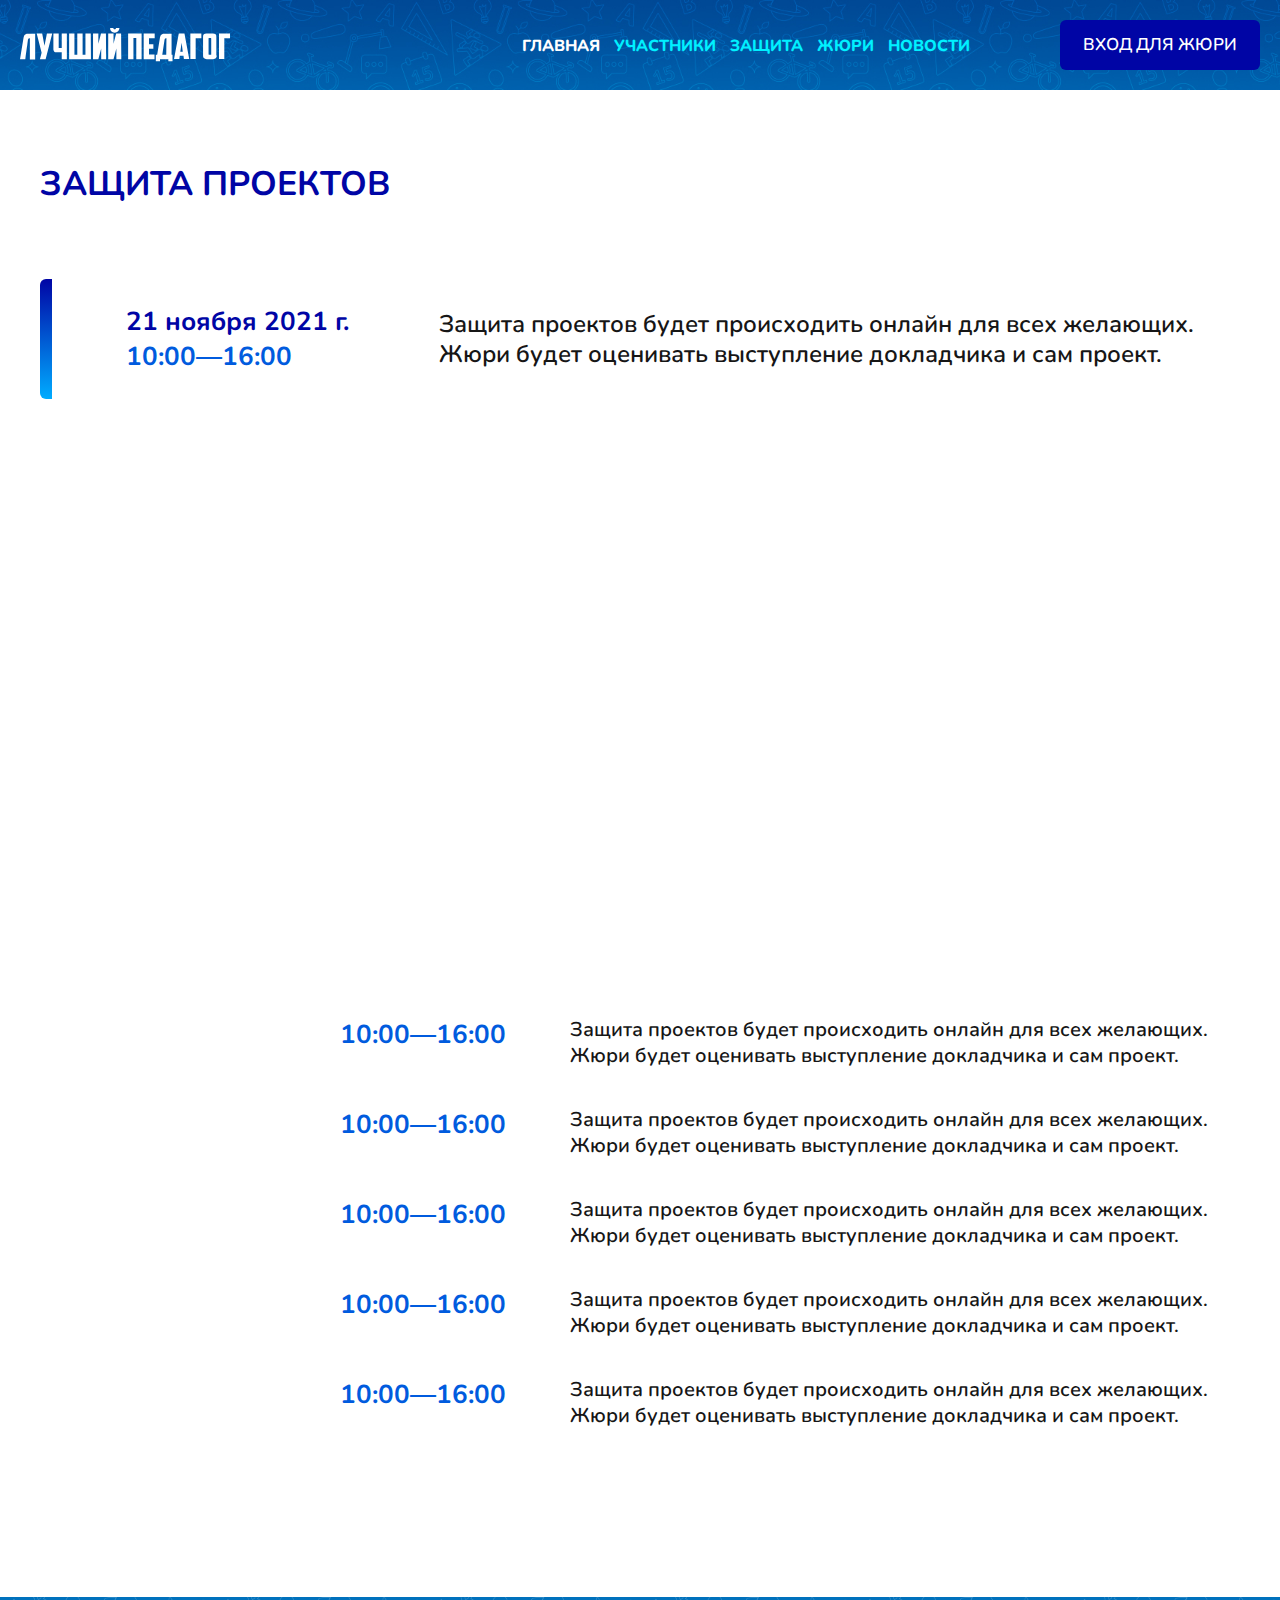
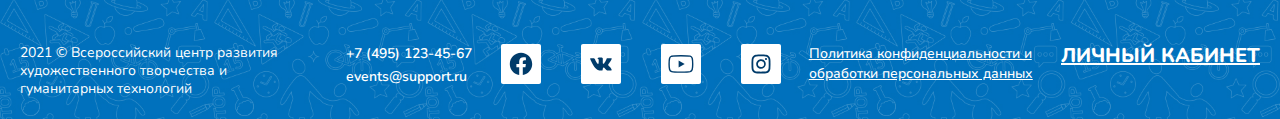
<file: protection.html>
<!DOCTYPE html>
<html class="no-js" lang="ru">
  <head>
    <meta charset="utf-8">
    <meta name="viewport" content="width=device-width, initial-scale=1.0, maximum-scale=1.0">
    <meta name="format-detection" content="telephone=no">
    <title> :: Frontend pack</title>
    <!--
    link(rel="apple-touch-icon" sizes="180x180" href="assets/apple-touch-icon.png")
    link(rel="icon" type="image/png" sizes="32x32" href="assets/favicon-32x32.png")
    link(rel="icon" type="image/png" sizes="16x16" href="assets/favicon-16x16.png")
    link(rel="manifest" href="assets/site.webmanifest")
    link(rel="mask-icon" href="assets/safari-pinned-tab.svg" color="#ffffff")
    link(rel="shortcut icon" href="assets/favicon.ico")
    meta(name="msapplication-TileColor" content="#ffffff")
    meta(name="msapplication-config" content="assets/browserconfig.xml")
    meta(name="theme-color" content="#ffffff")
    
    -->
    <meta name="description" content="Description">
    <meta property="og:url" content="https://">
    <meta property="og:type" content="website">
    <meta property="og:title" content="title">
    <meta property="twitter:title" content="title">
    <meta property="og:description" content="description">
    <meta property="twitter:description" content="description">
    <meta property="og:image" content="assets/share.png">
    <link href="https://fonts.googleapis.com/css2?family=Nunito:wght@300;400;500;600;700;800&amp;display=swap" rel="stylesheet">
    <link rel="stylesheet" href="./assets/css/common.css">
    <script src="https://polyfill.io/v3/polyfill.min.js?features=default"></script>
    <script src="https://api-maps.yandex.ru/2.1/?apikey=1cfce894-81e9-424c-b7af-ccc21b4ca1b2&amp;lang=ru_RU" type="text/javascript"></script>
  </head>
  <body class="body">
    <div class="header header-inner">
      <div class="container --flex --jcsb --aicn">
        <div class="header__logo"> <img src="./assets/img/logo.svg" alt=""></div>
        <div class="header__right --flex --jcfe --aicn">
              <div class="nav"> <a class="nav__link active" href="#">главная </a><a class="nav__link" href="#">участники </a><a class="nav__link" href="#">защита </a><a class="nav__link" href="#">жюри </a><a class="nav__link" href="#">НОВОСТИ </a></div><a class="enter btn --enter" href="#">вход для жюри</a>
          <div class="burger --open">
                <svg class="svgsprite _menu">
                  <use xlink:href="assets/img/sprites/svgsprites.svg#menu"></use>
                </svg>
          </div>
        </div>
      </div>
    </div>
        <div class="mobile-menu">
          <div class="burger --close">
                <svg class="svgsprite _menu-close">
                  <use xlink:href="assets/img/sprites/svgsprites.svg#menu-close"></use>
                </svg>
          </div>
          <div class="container">
                <div class="nav"> <a class="nav__link active" href="#">главная </a><a class="nav__link" href="#">участники </a><a class="nav__link" href="#">защита </a><a class="nav__link" href="#">жюри </a><a class="nav__link" href="#">НОВОСТИ </a></div><a class="enter btn --enter" href="#">вход для жюри</a><a class="btn --white" href="#">АВТОРИЗАЦИЯ</a>
          </div>
        </div>
    <div class="content">
      <div class="inner">
        <div class="container"> 
          <div class="protection protection--timing">
            <h2 class="h2">ЗАЩИТА ПРОЕКТОВ </h2>
            <div class="protection__item"> <a class="protection__info" href="#"> 
                <div class="protection__left">
                  <div class="protection__group">
                    <div class="protection__date">21 ноября 2021 г.</div>
                    <div class="protection__time">10:00—16:00</div>
                  </div>
                </div>
                <div class="protection__right --noborder">
                  <div class="protection__text">Защита проектов будет происходить онлайн для всех желающих. Жюри будет оценивать выступление докладчика и сам проект.</div>
                </div></a></div>
          </div>
          <div class="protection">
            <div class="protection-right">
              <div class="protection__list">
                <div class="protection__video"><iframe  src="https://www.youtube.com/embed/jOf3cip4vZU" title="YouTube video player" frameborder="0" allow="accelerometer; autoplay; clipboard-write; encrypted-media; gyroscope; picture-in-picture" allowfullscreen></iframe></div>
                <div class="protection__item"> <a class="protection__info" href="#"> 
                    <div class="protection__left">
                      <div class="protection__time">10:00—16:00</div>
                    </div>
                    <div class="protection__right">
                      <div class="protection__text">Защита проектов будет происходить онлайн для всех желающих. Жюри будет оценивать выступление докладчика и сам проект.</div>
                    </div></a></div>
                <div class="protection__item"> <a class="protection__info" href="#"> 
                    <div class="protection__left">
                      <div class="protection__time">10:00—16:00</div>
                    </div>
                    <div class="protection__right">
                      <div class="protection__text">Защита проектов будет происходить онлайн для всех желающих. Жюри будет оценивать выступление докладчика и сам проект.</div>
                    </div></a></div>
                <div class="protection__item"> <a class="protection__info" href="#"> 
                    <div class="protection__left">
                      <div class="protection__time">10:00—16:00</div>
                    </div>
                    <div class="protection__right">
                      <div class="protection__text">Защита проектов будет происходить онлайн для всех желающих. Жюри будет оценивать выступление докладчика и сам проект.</div>
                    </div></a></div>
                <div class="protection__item"> <a class="protection__info" href="#"> 
                    <div class="protection__left">
                      <div class="protection__time">10:00—16:00</div>
                    </div>
                    <div class="protection__right">
                      <div class="protection__text">Защита проектов будет происходить онлайн для всех желающих. Жюри будет оценивать выступление докладчика и сам проект.</div>
                    </div></a></div>
                <div class="protection__item"> <a class="protection__info" href="#"> 
                    <div class="protection__left">
                      <div class="protection__time">10:00—16:00</div>
                    </div>
                    <div class="protection__right">
                      <div class="protection__text">Защита проектов будет происходить онлайн для всех желающих. Жюри будет оценивать выступление докладчика и сам проект.</div>
                    </div></a></div>
              </div>
            </div>
          </div>
        </div>
      </div>
          <div class="footer">
            <div class="container">
              <div class="footer__wrap"> 
                <div class="copyright">2021 © Всероссийский центр развития художественного творчества и гуманитарных технологий</div>
                <div class="contacts"><a href="tel:+74951234567">+7 (495) 123-45-67</a><a href="mailto:events@support.ru ">events@support.ru </a></div>
                <div class="socilas"> <a class="social">
                        <svg class="svgsprite _soc-1">
                          <use xlink:href="assets/img/sprites/svgsprites.svg#soc-1"></use>
                        </svg></a><a class="social">
                        <svg class="svgsprite _soc-2">
                          <use xlink:href="assets/img/sprites/svgsprites.svg#soc-2"></use>
                        </svg></a><a class="social">
                        <svg class="svgsprite _soc-3">
                          <use xlink:href="assets/img/sprites/svgsprites.svg#soc-3"></use>
                        </svg></a><a class="social">
                        <svg class="svgsprite _soc-4">
                          <use xlink:href="assets/img/sprites/svgsprites.svg#soc-4"></use>
                        </svg></a></div>
                <div class="political"><a href="#">Политика конфиденциальности и <br>обработки персональных данных</a></div>
                <div class="link footer__lk --green"> <a href="#">ЛИЧНЫЙ КАБИНЕТ </a></div>
              </div>
            </div>
          </div>
    </div>
    <script src="assets/js/vendors~main.bundle.js"></script>
    <script src="assets/js/main.bundle.js?v=1.2.3"></script>
  </body>
</html>
</file>
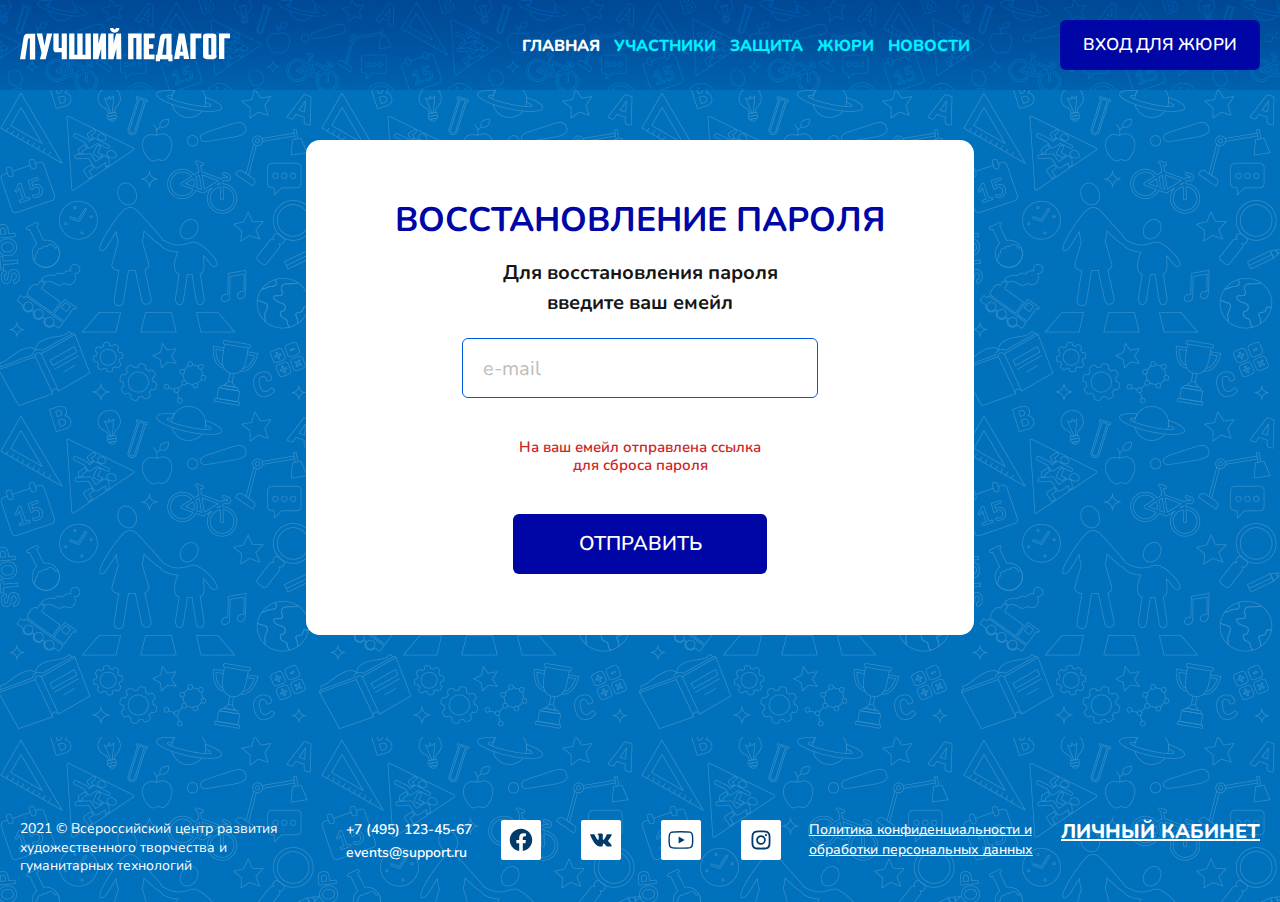
<file: recover.html>
<!DOCTYPE html>
<html class="no-js" lang="ru">
  <head>
    <meta charset="utf-8">
    <meta name="viewport" content="width=device-width, initial-scale=1.0, maximum-scale=1.0">
    <meta name="format-detection" content="telephone=no">
    <title> :: Frontend pack</title>
    <!--
    link(rel="apple-touch-icon" sizes="180x180" href="assets/apple-touch-icon.png")
    link(rel="icon" type="image/png" sizes="32x32" href="assets/favicon-32x32.png")
    link(rel="icon" type="image/png" sizes="16x16" href="assets/favicon-16x16.png")
    link(rel="manifest" href="assets/site.webmanifest")
    link(rel="mask-icon" href="assets/safari-pinned-tab.svg" color="#ffffff")
    link(rel="shortcut icon" href="assets/favicon.ico")
    meta(name="msapplication-TileColor" content="#ffffff")
    meta(name="msapplication-config" content="assets/browserconfig.xml")
    meta(name="theme-color" content="#ffffff")
    
    -->
    <meta name="description" content="Description">
    <meta property="og:url" content="https://">
    <meta property="og:type" content="website">
    <meta property="og:title" content="title">
    <meta property="twitter:title" content="title">
    <meta property="og:description" content="description">
    <meta property="twitter:description" content="description">
    <meta property="og:image" content="assets/share.png">
    <link href="https://fonts.googleapis.com/css2?family=Nunito:wght@300;400;500;600;700;800&amp;display=swap" rel="stylesheet">
    <link rel="stylesheet" href="./assets/css/common.css">
    <script src="https://polyfill.io/v3/polyfill.min.js?features=default"></script>
    <script src="https://api-maps.yandex.ru/2.1/?apikey=1cfce894-81e9-424c-b7af-ccc21b4ca1b2&amp;lang=ru_RU" type="text/javascript"></script>
  </head>
  <body class="body">
    <div class="header header-inner">
      <div class="container --flex --jcsb --aicn">
        <div class="header__logo"> <img src="./assets/img/logo.svg" alt=""></div>
        <div class="header__right --flex --jcfe --aicn">
              <div class="nav"> <a class="nav__link active" href="#">главная </a><a class="nav__link" href="#">участники </a><a class="nav__link" href="#">защита </a><a class="nav__link" href="#">жюри </a><a class="nav__link" href="#">НОВОСТИ </a></div><a class="enter btn --enter" href="#">вход для жюри</a>
          <div class="burger --open">
                <svg class="svgsprite _menu">
                  <use xlink:href="assets/img/sprites/svgsprites.svg#menu"></use>
                </svg>
          </div>
        </div>
      </div>
    </div>
        <div class="mobile-menu">
          <div class="burger --close">
                <svg class="svgsprite _menu-close">
                  <use xlink:href="assets/img/sprites/svgsprites.svg#menu-close"></use>
                </svg>
          </div>
          <div class="container">
                <div class="nav"> <a class="nav__link active" href="#">главная </a><a class="nav__link" href="#">участники </a><a class="nav__link" href="#">защита </a><a class="nav__link" href="#">жюри </a><a class="nav__link" href="#">НОВОСТИ </a></div><a class="enter btn --enter" href="#">вход для жюри</a><a class="btn --white" href="#">АВТОРИЗАЦИЯ</a>
          </div>
        </div>
    <div class="content">
      <div class="inner inner__cont">
        <div class="inner__cont-top">
          <form class="form__panel --recover">
            <h2 class="h2">Восстановление пароля</h2>
            <div class="form__descriprion">Для восстановления пароля <br>введите ваш емейл</div>
            <div class="form__block"> 
                  <div class="input --reqired">
                    <input type="text" placeholder="e-mail">
                    <div class="error__message">Ошибка ввода данных!</div>
                  </div>
            </div>
            <div class="form__help">На ваш емейл отправлена ссылка <br>для сброса пароля</div>
            <div class="btn-center"> 
              <button class="btn --blue">ОТПРАВИТЬ</button>
            </div>
          </form>
        </div>
        <div class="inner__cont-bottom no-footer">
          <div class="container">
            <div class="footer__wrap"> 
              <div class="copyright">2021 © Всероссийский центр развития художественного творчества и гуманитарных технологий</div>
              <div class="contacts"><a href="tel:+74951234567">+7 (495) 123-45-67</a><a href="mailto:events@support.ru ">events@support.ru </a></div>
              <div class="socilas"> <a class="social">
                      <svg class="svgsprite _soc-1">
                        <use xlink:href="assets/img/sprites/svgsprites.svg#soc-1"></use>
                      </svg></a><a class="social">
                      <svg class="svgsprite _soc-2">
                        <use xlink:href="assets/img/sprites/svgsprites.svg#soc-2"></use>
                      </svg></a><a class="social">
                      <svg class="svgsprite _soc-3">
                        <use xlink:href="assets/img/sprites/svgsprites.svg#soc-3"></use>
                      </svg></a><a class="social">
                      <svg class="svgsprite _soc-4">
                        <use xlink:href="assets/img/sprites/svgsprites.svg#soc-4"></use>
                      </svg></a></div>
              <div class="political"><a href="#">Политика конфиденциальности и <br>обработки персональных данных</a></div>
              <div class="link footer__lk --green"> <a href="#">ЛИЧНЫЙ КАБИНЕТ  </a></div>
            </div>
          </div>
        </div>
      </div>
    </div>
    <script src="assets/js/vendors~main.bundle.js"></script>
    <script src="assets/js/main.bundle.js?v=1.2.3"></script>
  </body>
</html>
</file>
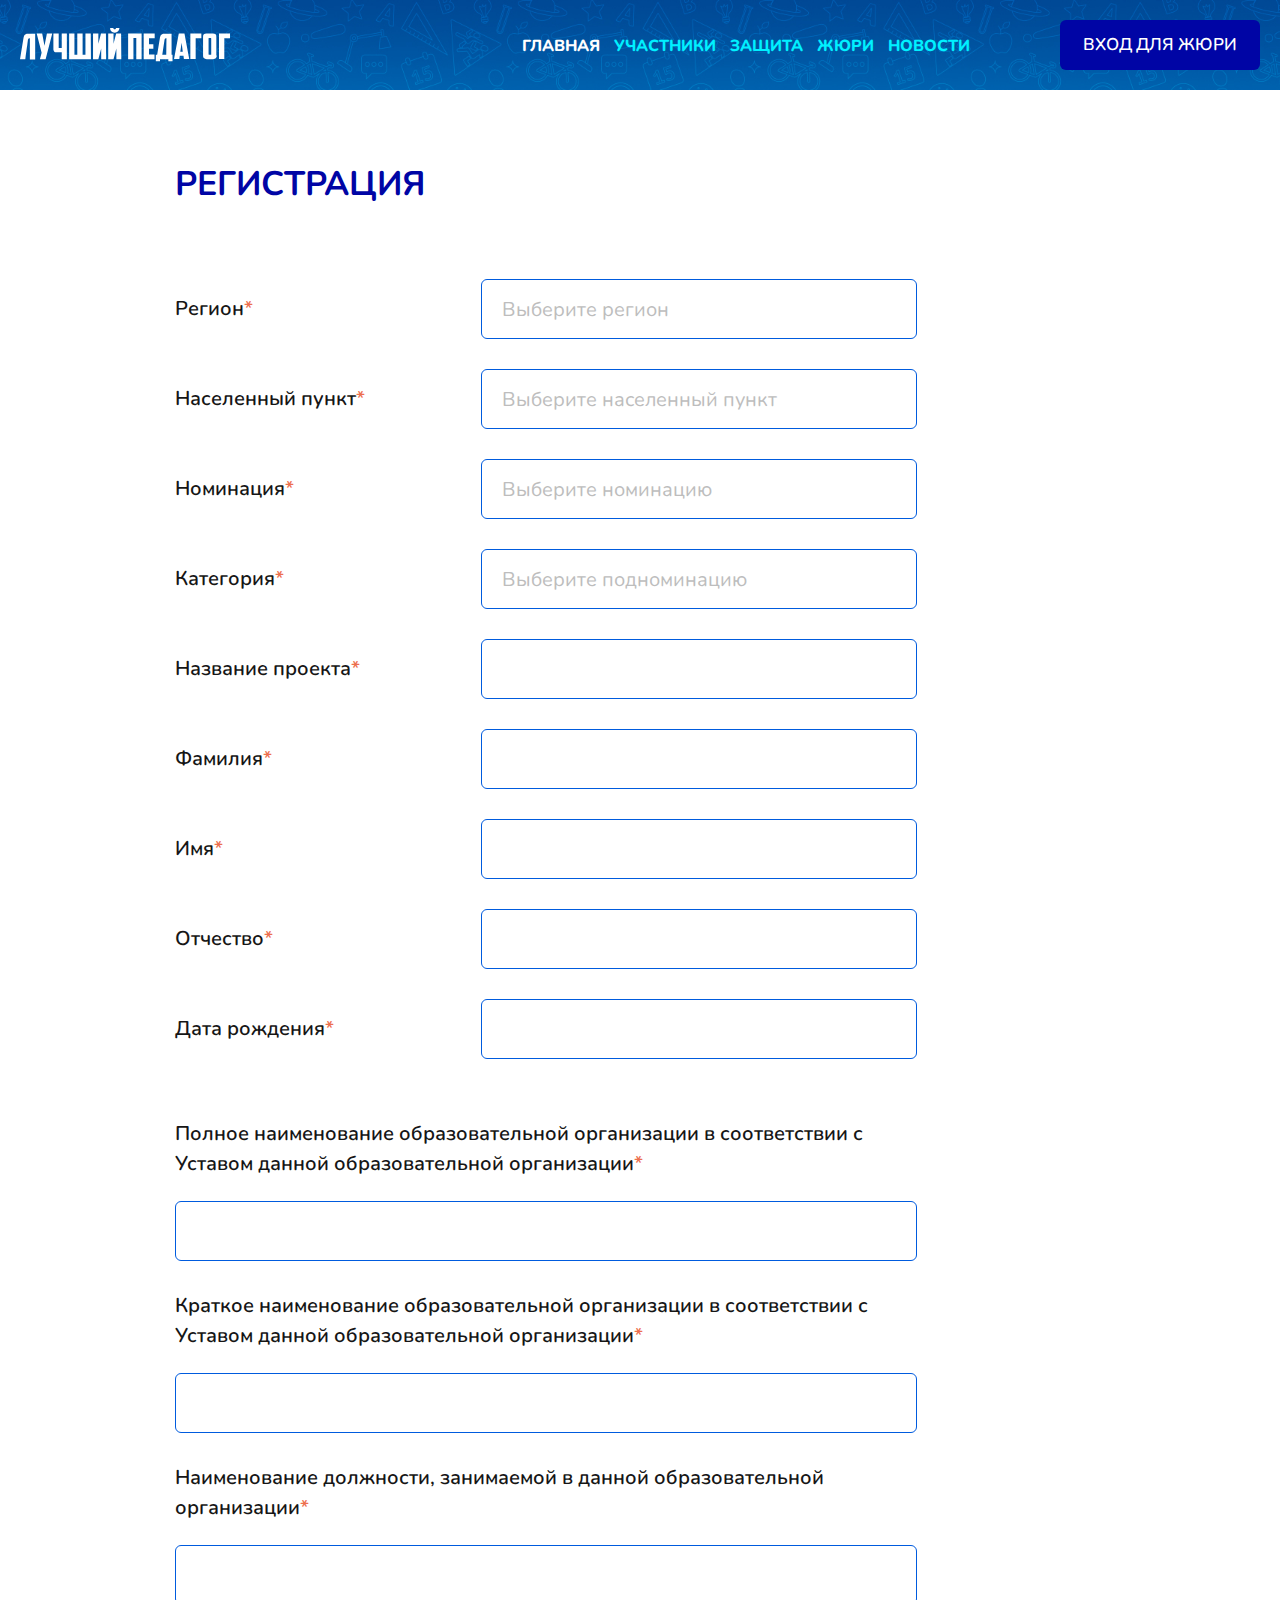
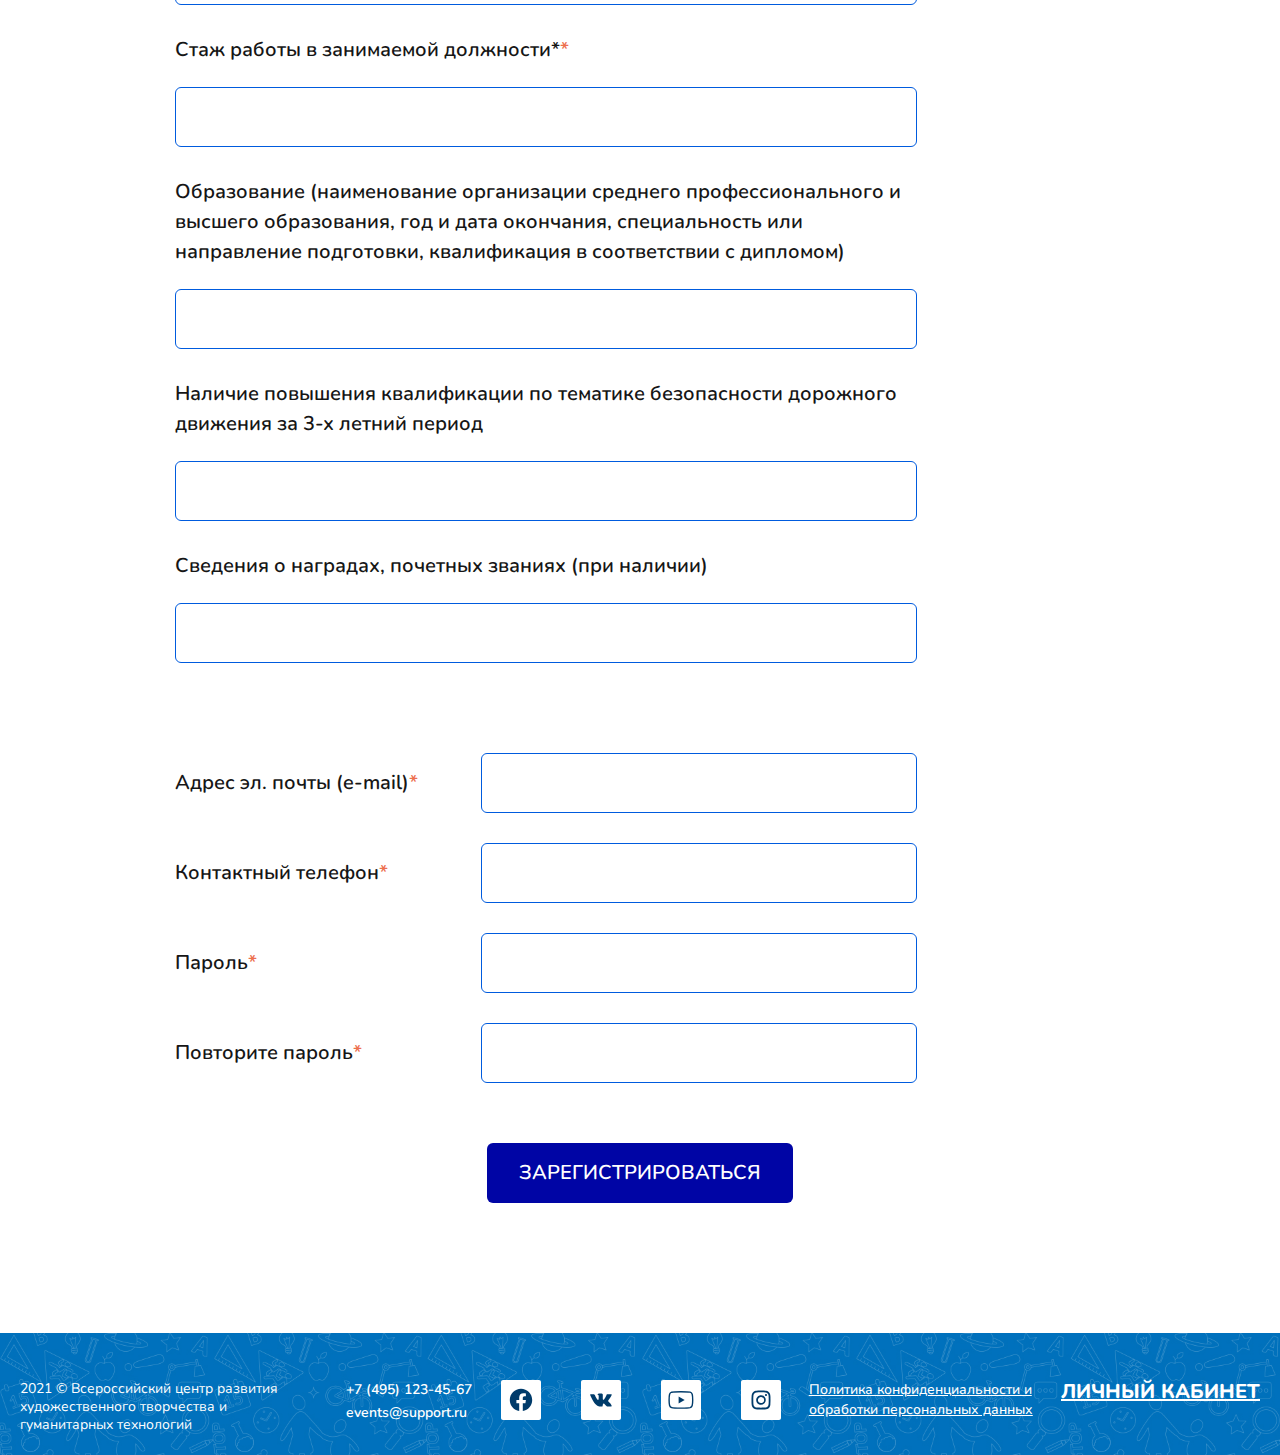
<file: reg.html>
<!DOCTYPE html>
<html class="no-js" lang="ru">
  <head>
    <meta charset="utf-8">
    <meta name="viewport" content="width=device-width, initial-scale=1.0, maximum-scale=1.0">
    <meta name="format-detection" content="telephone=no">
    <title> :: Frontend pack</title>
    <!--
    link(rel="apple-touch-icon" sizes="180x180" href="assets/apple-touch-icon.png")
    link(rel="icon" type="image/png" sizes="32x32" href="assets/favicon-32x32.png")
    link(rel="icon" type="image/png" sizes="16x16" href="assets/favicon-16x16.png")
    link(rel="manifest" href="assets/site.webmanifest")
    link(rel="mask-icon" href="assets/safari-pinned-tab.svg" color="#ffffff")
    link(rel="shortcut icon" href="assets/favicon.ico")
    meta(name="msapplication-TileColor" content="#ffffff")
    meta(name="msapplication-config" content="assets/browserconfig.xml")
    meta(name="theme-color" content="#ffffff")
    
    -->
    <meta name="description" content="Description">
    <meta property="og:url" content="https://">
    <meta property="og:type" content="website">
    <meta property="og:title" content="title">
    <meta property="twitter:title" content="title">
    <meta property="og:description" content="description">
    <meta property="twitter:description" content="description">
    <meta property="og:image" content="assets/share.png">
    <link href="https://fonts.googleapis.com/css2?family=Nunito:wght@300;400;500;600;700;800&amp;display=swap" rel="stylesheet">
    <link rel="stylesheet" href="./assets/css/common.css">
    <script src="https://polyfill.io/v3/polyfill.min.js?features=default"></script>
    <script src="https://api-maps.yandex.ru/2.1/?apikey=1cfce894-81e9-424c-b7af-ccc21b4ca1b2&amp;lang=ru_RU" type="text/javascript"></script>
  </head>
  <body class="body">
    <div class="header header-inner">
      <div class="container --flex --jcsb --aicn">
        <div class="header__logo"> <img src="./assets/img/logo.svg" alt=""></div>
        <div class="header__right --flex --jcfe --aicn">
              <div class="nav"> <a class="nav__link active" href="#">главная </a><a class="nav__link" href="#">участники </a><a class="nav__link" href="#">защита </a><a class="nav__link" href="#">жюри </a><a class="nav__link" href="#">НОВОСТИ </a></div><a class="enter btn --enter" href="#">вход для жюри</a>
          <div class="burger --open">
                <svg class="svgsprite _menu">
                  <use xlink:href="assets/img/sprites/svgsprites.svg#menu"></use>
                </svg>
          </div>
        </div>
      </div>
    </div>
        <div class="mobile-menu">
          <div class="burger --close">
                <svg class="svgsprite _menu-close">
                  <use xlink:href="assets/img/sprites/svgsprites.svg#menu-close"></use>
                </svg>
          </div>
          <div class="container">
                <div class="nav"> <a class="nav__link active" href="#">главная </a><a class="nav__link" href="#">участники </a><a class="nav__link" href="#">защита </a><a class="nav__link" href="#">жюри </a><a class="nav__link" href="#">НОВОСТИ </a></div><a class="enter btn --enter" href="#">вход для жюри</a><a class="btn --white" href="#">АВТОРИЗАЦИЯ</a>
          </div>
        </div>
    <div class="content">
      <div class="inner"> 
        <form class="form">
          <div class="form__white">
            <div class="container">
              <h2 class="h2">РЕГИСТРАЦИЯ</h2>
              <div class="form__block form__block--line">
                <div class="input__name req">Регион</div>
                    <div class="input --reqired">
                      <input type="text" placeholder="Выберите регион">
                      <div class="error__message">Ошибка ввода данных!</div>
                    </div>
              </div>
              <div class="form__block form__block--line">
                <div class="input__name req">Населенный пункт</div>
                    <div class="input --reqired">
                      <input type="text" placeholder="Выберите населенный пункт">
                      <div class="error__message">Ошибка ввода данных!</div>
                    </div>
              </div>
              <div class="form__block form__block--line">
                <div class="input__name req">Номинация</div>
                    <div class="input --reqired">
                      <input type="text" placeholder="Выберите номинацию">
                      <div class="error__message">Ошибка ввода данных!</div>
                    </div>
              </div>
              <div class="form__block form__block--line">
                <div class="input__name req">Категория</div>
                    <div class="input --reqired">
                      <input type="text" placeholder="Выберите подноминацию">
                      <div class="error__message">Ошибка ввода данных!</div>
                    </div>
              </div>
              <div class="form__block form__block--line">
                <div class="input__name req">Название проекта</div>
                    <div class="input --reqired">
                      <input type="text">
                      <div class="error__message">Ошибка ввода данных!</div>
                    </div>
              </div>
              <div class="form__block form__block--line">
                <div class="input__name req">Фамилия</div>
                    <div class="input --reqired">
                      <input type="text">
                      <div class="error__message">Ошибка ввода данных!</div>
                    </div>
              </div>
              <div class="form__block form__block--line">
                <div class="input__name req">Имя</div>
                    <div class="input --reqired">
                      <input type="text">
                      <div class="error__message">Ошибка ввода данных!</div>
                    </div>
              </div>
              <div class="form__block form__block--line">
                <div class="input__name req">Отчество</div>
                    <div class="input --reqired">
                      <input type="text">
                      <div class="error__message">Ошибка ввода данных!</div>
                    </div>
              </div>
              <div class="form__block form__block--line">
                <div class="input__name req">Дата рождения</div>
                    <div class="input --reqired">
                      <input type="text">
                      <div class="error__message">Ошибка ввода данных!</div>
                    </div>
              </div>
            </div>
          </div>
          <div class="form__white form__green">
            <div class="container">
              <div class="form__block form__block--sqare">
                <div class="input__name req">Полное наименование образовательной организации в соответствии с Уставом данной образовательной организации</div>
                    <div class="input --reqired">
                      <input type="text">
                      <div class="error__message">Ошибка ввода данных!</div>
                    </div>
              </div>
              <div class="form__block form__block--sqare">
                <div class="input__name req">Краткое наименование образовательной организации в соответствии с Уставом данной образовательной организации</div>
                    <div class="input --reqired">
                      <input type="text">
                      <div class="error__message">Ошибка ввода данных!</div>
                    </div>
              </div>
              <div class="form__block form__block--sqare">
                <div class="input__name req">Наименование должности, занимаемой в данной образовательной организации</div>
                    <div class="input --reqired">
                      <input type="text">
                      <div class="error__message">Ошибка ввода данных!</div>
                    </div>
              </div>
              <div class="form__block form__block--sqare">
                <div class="input__name req">Стаж работы в занимаемой должности*</div>
                    <div class="input --reqired">
                      <input type="text">
                      <div class="error__message">Ошибка ввода данных!</div>
                    </div>
              </div>
              <div class="form__block form__block--sqare">
                <div class="input__name">Образование (наименование организации среднего профессионального и высшего образования, год и дата окончания, специальность или направление подготовки, квалификация в соответствии с дипломом)</div>
                    <div class="input --reqired">
                      <input type="text">
                      <div class="error__message">Ошибка ввода данных!</div>
                    </div>
              </div>
              <div class="form__block form__block--sqare">
                <div class="input__name">Наличие повышения квалификации по тематике безопасности дорожного движения за 3-х летний период</div>
                    <div class="input --reqired">
                      <input type="text">
                      <div class="error__message">Ошибка ввода данных!</div>
                    </div>
              </div>
              <div class="form__block form__block--sqare">
                <div class="input__name">Сведения о наградах, почетных званиях (при наличии)</div>
                    <div class="input --reqired">
                      <input type="text">
                      <div class="error__message">Ошибка ввода данных!</div>
                    </div>
              </div>
            </div>
          </div>
          <div class="form__white">
            <div class="container">
              <div class="form__block form__block--line">
                <div class="input__name req">Адрес эл. почты (e-mail)</div>
                    <div class="input --reqired">
                      <input type="text">
                      <div class="error__message">Ошибка ввода данных!</div>
                    </div>
              </div>
              <div class="form__block form__block--line">
                <div class="input__name req">Контактный телефон</div>
                    <div class="input --reqired">
                      <input type="text">
                      <div class="error__message">Ошибка ввода данных!</div>
                    </div>
              </div>
              <div class="form__block form__block--line">
                <div class="input__name req">Пароль</div>
                    <div class="input --reqired">
                      <input type="text">
                      <div class="error__message">Ошибка ввода данных!</div>
                    </div>
              </div>
              <div class="form__block form__block--line">
                <div class="input__name req">Повторите пароль</div>
                    <div class="input --reqired">
                      <input type="text">
                      <div class="error__message">Ошибка ввода данных!</div>
                    </div>
              </div>
            </div>
          </div>
          <div class="container">
            <div class="btn-center btn-submit">
              <button class="btn --blue">зарегистрироваться</button>
            </div>
          </div>
        </form>
      </div>
          <div class="footer">
            <div class="container">
              <div class="footer__wrap"> 
                <div class="copyright">2021 © Всероссийский центр развития художественного творчества и гуманитарных технологий</div>
                <div class="contacts"><a href="tel:+74951234567">+7 (495) 123-45-67</a><a href="mailto:events@support.ru ">events@support.ru </a></div>
                <div class="socilas"> <a class="social">
                        <svg class="svgsprite _soc-1">
                          <use xlink:href="assets/img/sprites/svgsprites.svg#soc-1"></use>
                        </svg></a><a class="social">
                        <svg class="svgsprite _soc-2">
                          <use xlink:href="assets/img/sprites/svgsprites.svg#soc-2"></use>
                        </svg></a><a class="social">
                        <svg class="svgsprite _soc-3">
                          <use xlink:href="assets/img/sprites/svgsprites.svg#soc-3"></use>
                        </svg></a><a class="social">
                        <svg class="svgsprite _soc-4">
                          <use xlink:href="assets/img/sprites/svgsprites.svg#soc-4"></use>
                        </svg></a></div>
                <div class="political"><a href="#">Политика конфиденциальности и <br>обработки персональных данных</a></div>
                <div class="link footer__lk --green"> <a href="#">ЛИЧНЫЙ КАБИНЕТ </a></div>
              </div>
            </div>
          </div>
    </div>
    <script src="assets/js/vendors~main.bundle.js"></script>
    <script src="assets/js/main.bundle.js?v=1.2.3"></script>
  </body>
</html>
</file>
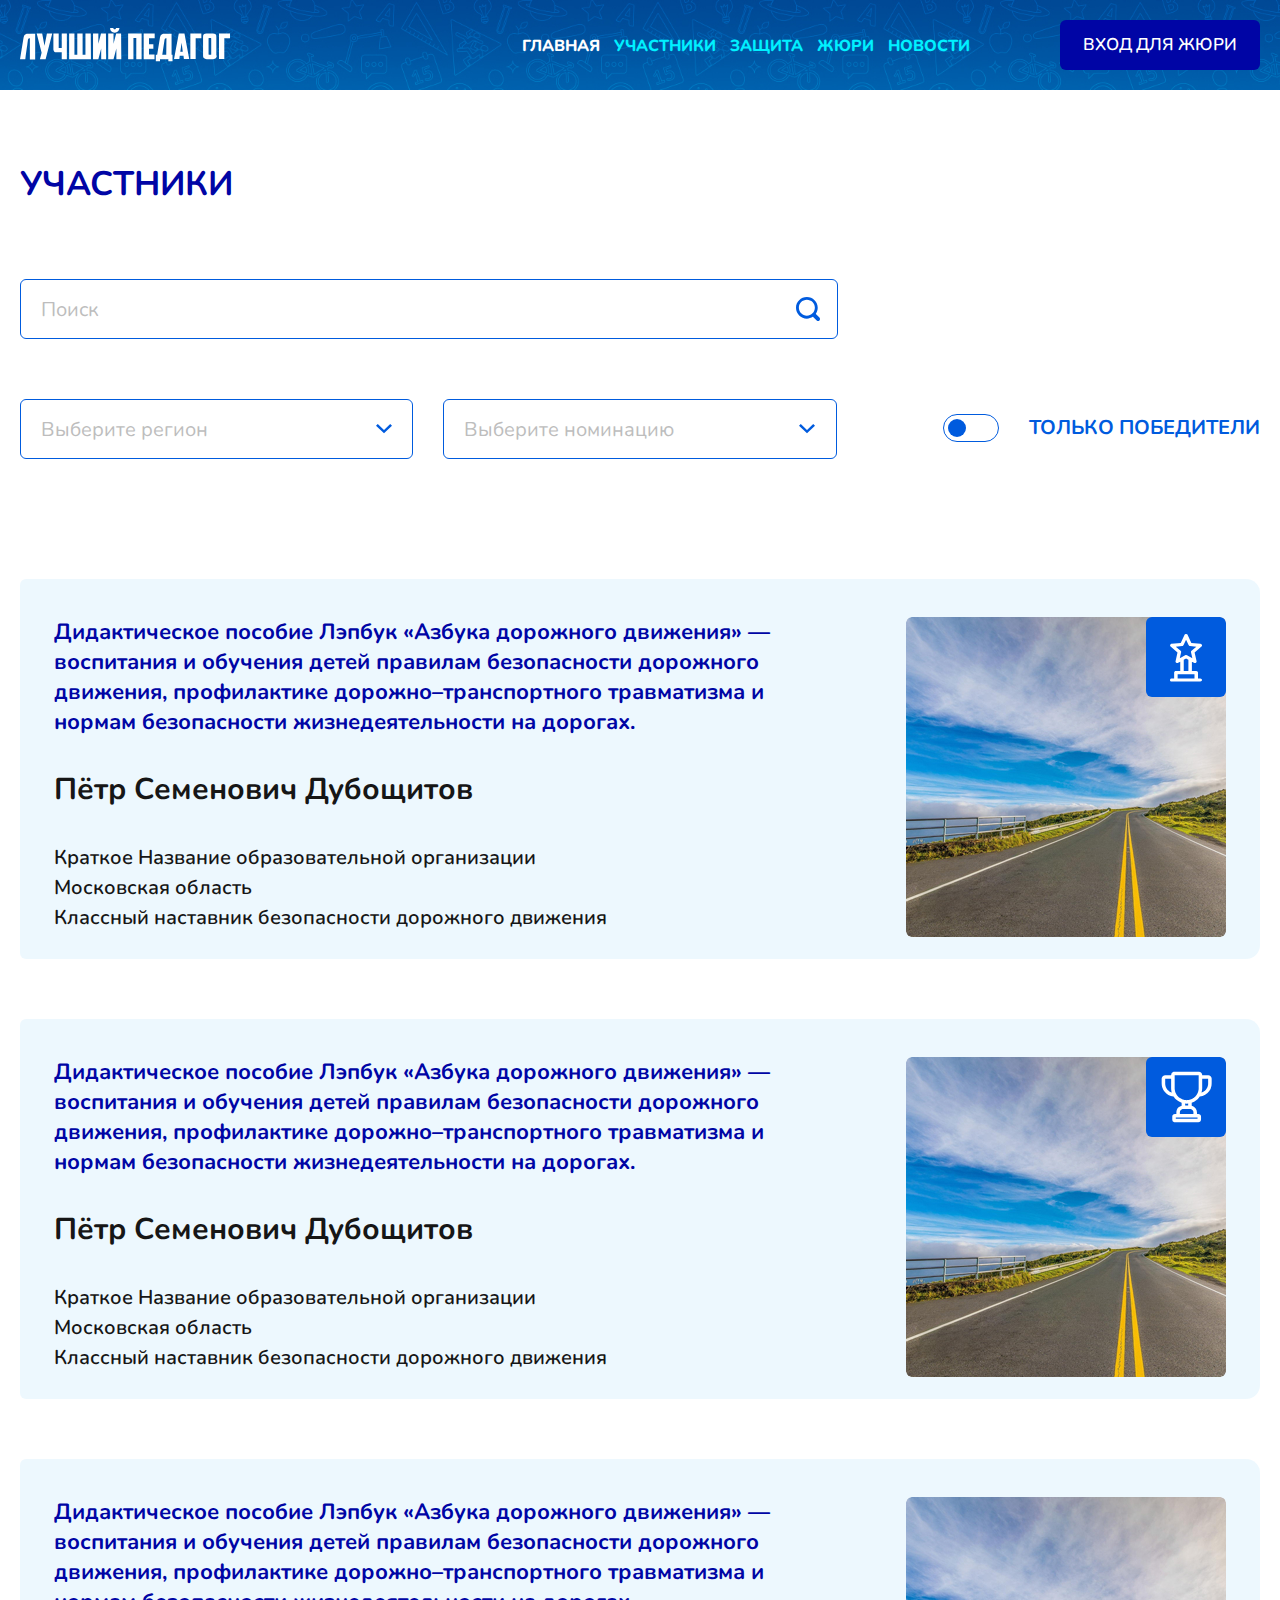
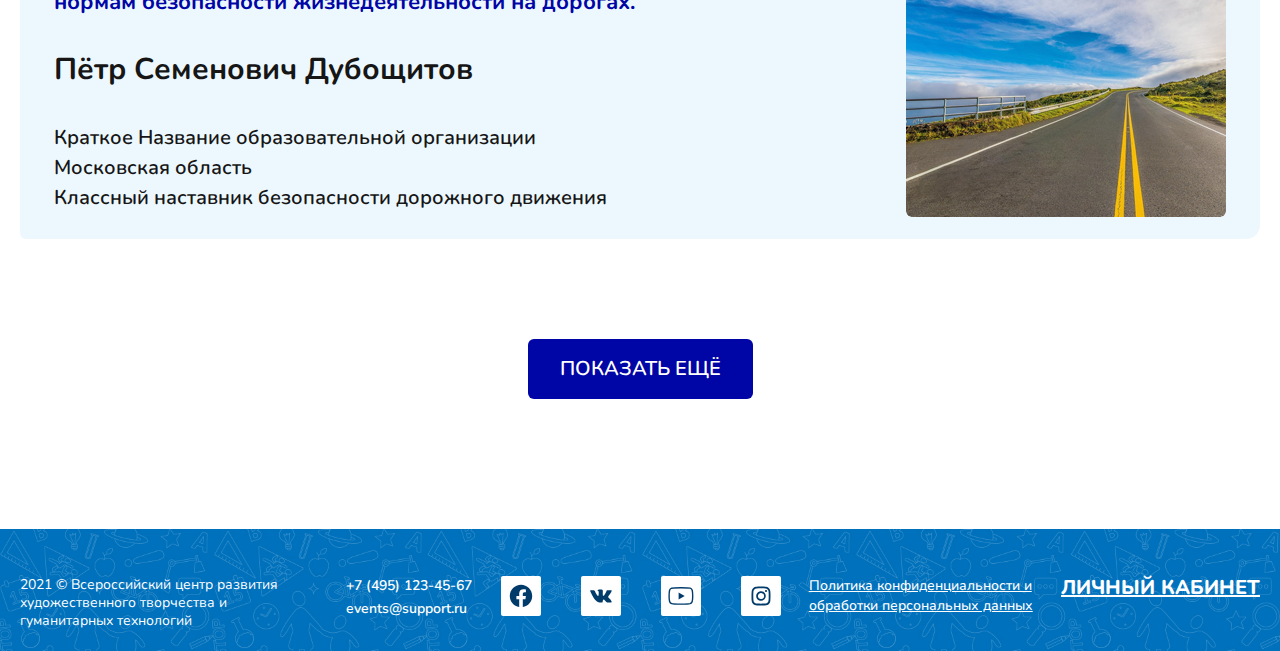
<file: winners.html>
<!DOCTYPE html>
<html class="no-js" lang="ru">
  <head>
    <meta charset="utf-8">
    <meta name="viewport" content="width=device-width, initial-scale=1.0, maximum-scale=1.0">
    <meta name="format-detection" content="telephone=no">
    <title> :: Frontend pack</title>
    <!--
    link(rel="apple-touch-icon" sizes="180x180" href="assets/apple-touch-icon.png")
    link(rel="icon" type="image/png" sizes="32x32" href="assets/favicon-32x32.png")
    link(rel="icon" type="image/png" sizes="16x16" href="assets/favicon-16x16.png")
    link(rel="manifest" href="assets/site.webmanifest")
    link(rel="mask-icon" href="assets/safari-pinned-tab.svg" color="#ffffff")
    link(rel="shortcut icon" href="assets/favicon.ico")
    meta(name="msapplication-TileColor" content="#ffffff")
    meta(name="msapplication-config" content="assets/browserconfig.xml")
    meta(name="theme-color" content="#ffffff")
    
    -->
    <meta name="description" content="Description">
    <meta property="og:url" content="https://">
    <meta property="og:type" content="website">
    <meta property="og:title" content="title">
    <meta property="twitter:title" content="title">
    <meta property="og:description" content="description">
    <meta property="twitter:description" content="description">
    <meta property="og:image" content="assets/share.png">
    <link href="https://fonts.googleapis.com/css2?family=Nunito:wght@300;400;500;600;700;800&amp;display=swap" rel="stylesheet">
    <link rel="stylesheet" href="./assets/css/common.css">
    <script src="https://polyfill.io/v3/polyfill.min.js?features=default"></script>
    <script src="https://api-maps.yandex.ru/2.1/?apikey=1cfce894-81e9-424c-b7af-ccc21b4ca1b2&amp;lang=ru_RU" type="text/javascript"></script>
  </head>
  <body class="body">
    <div class="header header-inner">
      <div class="container --flex --jcsb --aicn">
        <div class="header__logo"> <img src="./assets/img/logo.svg" alt=""></div>
        <div class="header__right --flex --jcfe --aicn">
              <div class="nav"> <a class="nav__link active" href="#">главная </a><a class="nav__link" href="#">участники </a><a class="nav__link" href="#">защита </a><a class="nav__link" href="#">жюри </a><a class="nav__link" href="#">НОВОСТИ </a></div><a class="enter btn --enter" href="#">вход для жюри</a>
          <div class="burger --open">
                <svg class="svgsprite _menu">
                  <use xlink:href="assets/img/sprites/svgsprites.svg#menu"></use>
                </svg>
          </div>
        </div>
      </div>
    </div>
        <div class="mobile-menu">
          <div class="burger --close">
                <svg class="svgsprite _menu-close">
                  <use xlink:href="assets/img/sprites/svgsprites.svg#menu-close"></use>
                </svg>
          </div>
          <div class="container">
                <div class="nav"> <a class="nav__link active" href="#">главная </a><a class="nav__link" href="#">участники </a><a class="nav__link" href="#">защита </a><a class="nav__link" href="#">жюри </a><a class="nav__link" href="#">НОВОСТИ </a></div><a class="enter btn --enter" href="#">вход для жюри</a><a class="btn --white" href="#">АВТОРИЗАЦИЯ</a>
          </div>
        </div>
    <div class="content">
      <div class="inner">
        <form class="winners__form">
          <div class="container"> 
            <h2 class="h2">УЧАСТНИКИ</h2>
            <div class="search --flex --jcsb --aicn">
              <div class="search__left">
                    <div class="input --reqired">
                      <input type="text" placeholder="Поиск">
                      <div class="error__message">Ошибка ввода данных!</div>
                    </div>
                <button class="search__btn">
                      <svg class="svgsprite _search">
                        <use xlink:href="assets/img/sprites/svgsprites.svg#search"></use>
                      </svg>
                </button>
              </div>
            </div>
            <div class="selects"> 
                  <div class="select"> 
                    <div class="select__main input">
                      <input type="text" placeholder="Выберите регион">
                    </div>
                    <div class="select__drop"> 
                      <div class="select__item">Пункт</div>
                      <div class="select__item">Пункт</div>
                      <div class="select__item">Пункт</div>
                      <div class="select__item">Пункт</div>
                    </div>
                  </div>
                  <div class="select"> 
                    <div class="select__main input">
                      <input type="text" placeholder="Выберите номинацию">
                    </div>
                    <div class="select__drop"> 
                      <div class="select__item">Пункт</div>
                      <div class="select__item">Пункт</div>
                      <div class="select__item">Пункт</div>
                      <div class="select__item">Пункт</div>
                    </div>
                  </div>
              <div class="switch__content --flex --jcfe --aicn">
                <div class="switch"> </div>
                <div class="switch__text">Только победители</div>
              </div>
            </div>
          </div>
        </form>
        <div class="container">
          <div class="winners__list">
            <div class="winners__item" href="#">
              <div class="winners__info"><a class="winners__link" href="#"> Дидактическое пособие Лэпбук «Азбука дорожного движения» — воспитания и обучения детей правилам безопасности дорожного движения, профилактике дорожно–транспортного травматизма и нормам безопасности жизнедеятельности на дорогах.</a>
                <div class="winners__name">Пётр Семенович Дубощитов</div>
                <div class="winners__description">Краткое Название образовательной организации</div>
                <div class="winners__description">Московская область</div>
                <div class="winners__description">Классный наставник безопасности дорожного движения</div>
              </div>
              <div class="winners__pic" style="background: url(./assets/img/win-pic.jpg) no-repeat center / cover">
                <div class="winners__ico">
                      <svg class="svgsprite _win-ico-1">
                        <use xlink:href="assets/img/sprites/svgsprites.svg#win-ico-1"></use>
                      </svg>
                </div>
              </div>
            </div>
            <div class="winners__item" href="#">
              <div class="winners__info"><a class="winners__link" href="#"> Дидактическое пособие Лэпбук «Азбука дорожного движения» — воспитания и обучения детей правилам безопасности дорожного движения, профилактике дорожно–транспортного травматизма и нормам безопасности жизнедеятельности на дорогах.</a>
                <div class="winners__name">Пётр Семенович Дубощитов</div>
                <div class="winners__description">Краткое Название образовательной организации</div>
                <div class="winners__description">Московская область</div>
                <div class="winners__description">Классный наставник безопасности дорожного движения</div>
              </div>
              <div class="winners__pic" style="background: url(./assets/img/win-pic.jpg) no-repeat center / cover">
                <div class="winners__ico">
                      <svg class="svgsprite _win-ico-2">
                        <use xlink:href="assets/img/sprites/svgsprites.svg#win-ico-2"></use>
                      </svg>
                </div>
              </div>
            </div>
            <div class="winners__item" href="#">
              <div class="winners__info"><a class="winners__link" href="#"> Дидактическое пособие Лэпбук «Азбука дорожного движения» — воспитания и обучения детей правилам безопасности дорожного движения, профилактике дорожно–транспортного травматизма и нормам безопасности жизнедеятельности на дорогах.</a>
                <div class="winners__name">Пётр Семенович Дубощитов</div>
                <div class="winners__description">Краткое Название образовательной организации</div>
                <div class="winners__description">Московская область</div>
                <div class="winners__description">Классный наставник безопасности дорожного движения</div>
              </div>
              <div class="winners__pic" style="background: url(./assets/img/win-pic.jpg) no-repeat center / cover"></div>
            </div>
          </div>
          <div class="btn-center winners__btn">
            <button class="btn --blue">показать ещё</button>
          </div>
        </div>
      </div>
          <div class="footer">
            <div class="container">
              <div class="footer__wrap"> 
                <div class="copyright">2021 © Всероссийский центр развития художественного творчества и гуманитарных технологий</div>
                <div class="contacts"><a href="tel:+74951234567">+7 (495) 123-45-67</a><a href="mailto:events@support.ru ">events@support.ru </a></div>
                <div class="socilas"> <a class="social">
                        <svg class="svgsprite _soc-1">
                          <use xlink:href="assets/img/sprites/svgsprites.svg#soc-1"></use>
                        </svg></a><a class="social">
                        <svg class="svgsprite _soc-2">
                          <use xlink:href="assets/img/sprites/svgsprites.svg#soc-2"></use>
                        </svg></a><a class="social">
                        <svg class="svgsprite _soc-3">
                          <use xlink:href="assets/img/sprites/svgsprites.svg#soc-3"></use>
                        </svg></a><a class="social">
                        <svg class="svgsprite _soc-4">
                          <use xlink:href="assets/img/sprites/svgsprites.svg#soc-4"></use>
                        </svg></a></div>
                <div class="political"><a href="#">Политика конфиденциальности и <br>обработки персональных данных</a></div>
                <div class="link footer__lk --green"> <a href="#">ЛИЧНЫЙ КАБИНЕТ </a></div>
              </div>
            </div>
          </div>
    </div>
    <script src="assets/js/vendors~main.bundle.js"></script>
    <script src="assets/js/main.bundle.js?v=1.2.3"></script>
  </body>
</html>
</file>
<file: assets/css/common.css>
@charset "UTF-8";

/* Main Colors */

/* Fonts */

/*container*/

/*styles*/

/* custom-reset.css | 27.08.2018 | https://yurch-html.github.io/dist/custom-reset.html */

*,
*:before,
*:after {
  box-sizing: border-box;
  position: relative;
}

html {
  height: 100%;
}

body {
  display: flex;
  flex-direction: column;
  min-height: 100%;
  margin: 0;
  background-color: #fff;
  line-height: 1;
  text-rendering: optimizeLegibility;
  text-decoration-skip: objects;
  -webkit-text-size-adjust: 100%;
  -webkit-font-smoothing: antialiased;
  -webkit-tap-highlight-color: transparent;
}

:focus {
  outline: none;
}

p,
dd,
dl,
figure,
blockquote {
  margin: 0;
}

blockquote,
q {
  quotes: none;
}

ul,
ol {
  padding: 0;
  margin: 0;
  list-style-type: none;
}

table {
  border-collapse: collapse;
  border-spacing: 0;
}

th {
  font-weight: inherit;
}

h1,
h2,
h3,
h4,
h5,
h6 {
  margin: 0;
  font-size: inherit;
  font-weight: inherit;
}

audio,
video {
  display: block;
}

img {
  display: block;
  border: none;
  max-width: 100%;
}

iframe {
  border: none;
}

pre,
code,
kbd,
samp {
  font-family: monospace, monospace;
  font-size: inherit;
}

a {
  background-color: transparent;
  text-decoration: none;
  color: inherit;
}

abbr {
  border: none;
  text-decoration: none;
}

b,
strong {
  font-weight: inherit;
}

i,
em {
  font-style: inherit;
}

dfn {
  font-style: inherit;
}

mark {
  background-color: transparent;
  color: inherit;
}

small {
  font-size: inherit;
}

sub,
sup {
  position: relative;
  vertical-align: baseline;
  font-size: inherit;
  line-height: 0;
}

sub {
  bottom: -.25em;
}

sup {
  top: -.5em;
}

button,
input,
optgroup,
select,
textarea {
  padding: 0;
  margin: 0;
  border: none;
  border-radius: 0;
  box-shadow: none;
  background-color: transparent;
  font: inherit;
  color: inherit;
  letter-spacing: inherit;
}

button,
input {
  overflow: visible;
}

button,
select {
  text-align: left;
  text-transform: none;
}

button,
[type='button'],
[type='reset'],
[type='submit'] {
  cursor: pointer;
  -webkit-appearance: none;
}

textarea {
  resize: none;
  overflow-y: auto;
  overflow-x: hidden;
}

button::-moz-focus-inner,
[type='button']::-moz-focus-inner,
[type='reset']::-moz-focus-inner,
[type='submit']::-moz-focus-inner {
  border: none;
  padding: 0;
}

button:-moz-focusring,
[type='button']:-moz-focusring,
[type='reset']:-moz-focusring,
[type='submit']:-moz-focusring {
  outline: none;
}

[type='number'] {
  -moz-appearance: textfield;
}

[type='number']::-webkit-inner-spin-button,
[type='number']::-webkit-outer-spin-button {
  height: auto;
  -webkit-appearance: none;
  margin: 0;
}

[type='search']::-webkit-search-decoration {
  -webkit-appearance: none;
}

[type='search'] {
  outline: none;
}

::-webkit-file-upload-button {
  -webkit-appearance: button;
  font: inherit;
}

fieldset {
  padding: 0;
  margin: 0;
  border: none;
}

legend {
  display: block;
  padding: 0;
  white-space: normal;
}

select {
  -webkit-appearance: none;
  -moz-appearance: none;
  appearance: none;
}

select::-ms-expand {
  display: none;
}

::placeholder {
  color: inherit;
  opacity: 1;
  transition: opacity .3s;
}

::-webkit-input-placeholder {
  color: inherit;
  opacity: 1;
  transition: opacity .3s;
}

:-moz-placeholder {
  color: inherit;
  opacity: 1;
  transition: opacity .3s;
}

:-ms-input-placeholder {
  color: inherit;
  opacity: 1;
  transition: opacity .3s;
}

:focus::placeholder {
  opacity: 0;
}

:focus::-webkit-input-placeholder {
  opacity: 0;
}

:focus::-moz-placeholder {
  opacity: 0;
}

:focus:-ms-input-placeholder {
  opacity: 0;
}

svg {
  display: block;
  fill: currentColor;
}

[hidden] {
  display: none;
}

:disabled,
.disabled {
  cursor: not-allowed;
}

::-ms-clear {
  display: none;
}

:-webkit-autofill {
  box-shadow: 0 0 100px #fff inset;
  -webkit-text-fill-color: currentColor;
}

::selection {
  color: #fff;
  background-color: #1D0D0B;
}

.clearfix:after {
  content: '';
  display: block;
  clear: both;
}

.visually-hidden {
  position: absolute;
  z-index: -1;
  width: 0;
  height: 0;
  padding: 0;
  margin: 0;
  border: none;
  overflow: hidden;
}

.cover-pic,
.contain-pic {
  position: absolute;
  top: 0;
  left: 0;
  width: 100%;
  height: 100%;
}

.cover-pic {
  object-fit: cover;
}

.contain-pic {
  object-fit: contain;
}

.footer {
  margin-top: auto;
}

@font-face {
  font-family: 'swiper-icons';
  src: url("data:application/font-woff;charset=utf-8;base64, [base64]//wADZ2x5ZgAAAywAAADMAAAD2MHtryVoZWFkAAABbAAAADAAAAA2E2+eoWhoZWEAAAGcAAAAHwAAACQC9gDzaG10eAAAAigAAAAZAAAArgJkABFsb2NhAAAC0AAAAFoAAABaFQAUGG1heHAAAAG8AAAAHwAAACAAcABAbmFtZQAAA/gAAAE5AAACXvFdBwlwb3N0AAAFNAAAAGIAAACE5s74hXjaY2BkYGAAYpf5Hu/j+W2+MnAzMYDAzaX6QjD6/4//Bxj5GA8AuRwMYGkAPywL13jaY2BkYGA88P8Agx4j+/8fQDYfA1AEBWgDAIB2BOoAeNpjYGRgYNBh4GdgYgABEMnIABJzYNADCQAACWgAsQB42mNgYfzCOIGBlYGB0YcxjYGBwR1Kf2WQZGhhYGBiYGVmgAFGBiQQkOaawtDAoMBQxXjg/wEGPcYDDA4wNUA2CCgwsAAAO4EL6gAAeNpj2M0gyAACqxgGNWBkZ2D4/wMA+xkDdgAAAHjaY2BgYGaAYBkGRgYQiAHyGMF8FgYHIM3DwMHABGQrMOgyWDLEM1T9/w8UBfEMgLzE////P/5//f/V/xv+r4eaAAeMbAxwIUYmIMHEgKYAYjUcsDAwsLKxc3BycfPw8jEQA/[base64]/uznmfPFBNODM2K7MTQ45YEAZqGP81AmGGcF3iPqOop0r1SPTaTbVkfUe4HXj97wYE+yNwWYxwWu4v1ugWHgo3S1XdZEVqWM7ET0cfnLGxWfkgR42o2PvWrDMBSFj/IHLaF0zKjRgdiVMwScNRAoWUoH78Y2icB/yIY09An6AH2Bdu/UB+yxopYshQiEvnvu0dURgDt8QeC8PDw7Fpji3fEA4z/PEJ6YOB5hKh4dj3EvXhxPqH/SKUY3rJ7srZ4FZnh1PMAtPhwP6fl2PMJMPDgeQ4rY8YT6Gzao0eAEA409DuggmTnFnOcSCiEiLMgxCiTI6Cq5DZUd3Qmp10vO0LaLTd2cjN4fOumlc7lUYbSQcZFkutRG7g6JKZKy0RmdLY680CDnEJ+UMkpFFe1RN7nxdVpXrC4aTtnaurOnYercZg2YVmLN/d/gczfEimrE/fs/bOuq29Zmn8tloORaXgZgGa78yO9/cnXm2BpaGvq25Dv9S4E9+5SIc9PqupJKhYFSSl47+Qcr1mYNAAAAeNptw0cKwkAAAMDZJA8Q7OUJvkLsPfZ6zFVERPy8qHh2YER+3i/BP83vIBLLySsoKimrqKqpa2hp6+jq6RsYGhmbmJqZSy0sraxtbO3sHRydnEMU4uR6yx7JJXveP7WrDycAAAAAAAH//wACeNpjYGRgYOABYhkgZgJCZgZNBkYGLQZtIJsFLMYAAAw3ALgAeNolizEKgDAQBCchRbC2sFER0YD6qVQiBCv/H9ezGI6Z5XBAw8CBK/m5iQQVauVbXLnOrMZv2oLdKFa8Pjuru2hJzGabmOSLzNMzvutpB3N42mNgZGBg4GKQYzBhYMxJLMlj4GBgAYow/P/PAJJhLM6sSoWKfWCAAwDAjgbRAAB42mNgYGBkAIIbCZo5IPrmUn0hGA0AO8EFTQAA") format("woff");
  font-weight: 400;
  font-style: normal;
}

:root {
  --swiper-theme-color: #007aff;
}

.swiper-container {
  margin-left: auto;
  margin-right: auto;
  position: relative;
  overflow: hidden;
  list-style: none;
  padding: 0;
  /* Fix of Webkit flickering */
  z-index: 1;
}

.swiper-container-vertical > .swiper-wrapper {
  flex-direction: column;
}

.swiper-wrapper {
  position: relative;
  width: 100%;
  height: 100%;
  z-index: 1;
  display: flex;
  transition-property: transform;
  box-sizing: content-box;
}

.swiper-container-android .swiper-slide,
.swiper-wrapper {
  transform: translate3d(0px, 0, 0);
}

.swiper-container-multirow > .swiper-wrapper {
  flex-wrap: wrap;
}

.swiper-container-multirow-column > .swiper-wrapper {
  flex-wrap: wrap;
  flex-direction: column;
}

.swiper-container-free-mode > .swiper-wrapper {
  transition-timing-function: ease-out;
  margin: 0 auto;
}

.swiper-container-pointer-events {
  touch-action: pan-y;
}

.swiper-container-pointer-events.swiper-container-vertical {
  touch-action: pan-x;
}

.swiper-slide {
  flex-shrink: 0;
  width: 100%;
  height: 100%;
  position: relative;
  transition-property: transform;
}

.swiper-slide-invisible-blank {
  visibility: hidden;
}

/* Auto Height */

.swiper-container-autoheight,
.swiper-container-autoheight .swiper-slide {
  height: auto;
}

.swiper-container-autoheight .swiper-wrapper {
  align-items: flex-start;
  transition-property: transform, height;
}

/* 3D Effects */

.swiper-container-3d {
  perspective: 1200px;
}

.swiper-container-3d .swiper-wrapper,
.swiper-container-3d .swiper-slide,
.swiper-container-3d .swiper-slide-shadow-left,
.swiper-container-3d .swiper-slide-shadow-right,
.swiper-container-3d .swiper-slide-shadow-top,
.swiper-container-3d .swiper-slide-shadow-bottom,
.swiper-container-3d .swiper-cube-shadow {
  transform-style: preserve-3d;
}

.swiper-container-3d .swiper-slide-shadow-left,
.swiper-container-3d .swiper-slide-shadow-right,
.swiper-container-3d .swiper-slide-shadow-top,
.swiper-container-3d .swiper-slide-shadow-bottom {
  position: absolute;
  left: 0;
  top: 0;
  width: 100%;
  height: 100%;
  pointer-events: none;
  z-index: 10;
}

.swiper-container-3d .swiper-slide-shadow-left {
  background-image: linear-gradient(to left, rgba(0, 0, 0, 0.5), rgba(0, 0, 0, 0));
}

.swiper-container-3d .swiper-slide-shadow-right {
  background-image: linear-gradient(to right, rgba(0, 0, 0, 0.5), rgba(0, 0, 0, 0));
}

.swiper-container-3d .swiper-slide-shadow-top {
  background-image: linear-gradient(to top, rgba(0, 0, 0, 0.5), rgba(0, 0, 0, 0));
}

.swiper-container-3d .swiper-slide-shadow-bottom {
  background-image: linear-gradient(to bottom, rgba(0, 0, 0, 0.5), rgba(0, 0, 0, 0));
}

/* CSS Mode */

.swiper-container-css-mode > .swiper-wrapper {
  overflow: auto;
  scrollbar-width: none;
  /* For Firefox */
  -ms-overflow-style: none;
  /* For Internet Explorer and Edge */
}

.swiper-container-css-mode > .swiper-wrapper::-webkit-scrollbar {
  display: none;
}

.swiper-container-css-mode > .swiper-wrapper > .swiper-slide {
  scroll-snap-align: start start;
}

.swiper-container-horizontal.swiper-container-css-mode > .swiper-wrapper {
  scroll-snap-type: x mandatory;
}

.swiper-container-vertical.swiper-container-css-mode > .swiper-wrapper {
  scroll-snap-type: y mandatory;
}

:root {
  /*
  --swiper-pagination-color: var(--swiper-theme-color);
  */
}

.swiper-pagination {
  position: absolute;
  text-align: center;
  transition: 300ms opacity;
  transform: translate3d(0, 0, 0);
  z-index: 10;
}

.swiper-pagination.swiper-pagination-hidden {
  opacity: 0;
}

/* Common Styles */

.swiper-pagination-fraction,
.swiper-pagination-custom,
.swiper-container-horizontal > .swiper-pagination-bullets {
  bottom: 10px;
  left: 0;
  width: 100%;
}

/* Bullets */

.swiper-pagination-bullets-dynamic {
  overflow: hidden;
  font-size: 0;
}

.swiper-pagination-bullets-dynamic .swiper-pagination-bullet {
  transform: scale(0.33);
  position: relative;
}

.swiper-pagination-bullets-dynamic .swiper-pagination-bullet-active {
  transform: scale(1);
}

.swiper-pagination-bullets-dynamic .swiper-pagination-bullet-active-main {
  transform: scale(1);
}

.swiper-pagination-bullets-dynamic .swiper-pagination-bullet-active-prev {
  transform: scale(0.66);
}

.swiper-pagination-bullets-dynamic .swiper-pagination-bullet-active-prev-prev {
  transform: scale(0.33);
}

.swiper-pagination-bullets-dynamic .swiper-pagination-bullet-active-next {
  transform: scale(0.66);
}

.swiper-pagination-bullets-dynamic .swiper-pagination-bullet-active-next-next {
  transform: scale(0.33);
}

.swiper-pagination-bullet {
  width: 8px;
  height: 8px;
  display: inline-block;
  border-radius: 50%;
  background: #000;
  opacity: 0.2;
}

button.swiper-pagination-bullet {
  border: none;
  margin: 0;
  padding: 0;
  box-shadow: none;
  appearance: none;
}

.swiper-pagination-clickable .swiper-pagination-bullet {
  cursor: pointer;
}

.swiper-pagination-bullet-active {
  opacity: 1;
  background: var(--swiper-pagination-color, var(--swiper-theme-color));
}

.swiper-container-vertical > .swiper-pagination-bullets {
  right: 10px;
  top: 50%;
  transform: translate3d(0px, -50%, 0);
}

.swiper-container-vertical > .swiper-pagination-bullets .swiper-pagination-bullet {
  margin: 6px 0;
  display: block;
}

.swiper-container-vertical > .swiper-pagination-bullets.swiper-pagination-bullets-dynamic {
  top: 50%;
  transform: translateY(-50%);
  width: 8px;
}

.swiper-container-vertical > .swiper-pagination-bullets.swiper-pagination-bullets-dynamic .swiper-pagination-bullet {
  display: inline-block;
  transition: 200ms transform, 200ms top;
}

.swiper-container-horizontal > .swiper-pagination-bullets .swiper-pagination-bullet {
  margin: 0 4px;
}

.swiper-container-horizontal > .swiper-pagination-bullets.swiper-pagination-bullets-dynamic {
  left: 50%;
  transform: translateX(-50%);
  white-space: nowrap;
}

.swiper-container-horizontal > .swiper-pagination-bullets.swiper-pagination-bullets-dynamic .swiper-pagination-bullet {
  transition: 200ms transform, 200ms left;
}

.swiper-container-horizontal.swiper-container-rtl > .swiper-pagination-bullets-dynamic .swiper-pagination-bullet {
  transition: 200ms transform, 200ms right;
}

/* Progress */

.swiper-pagination-progressbar {
  background: rgba(0, 0, 0, 0.25);
  position: absolute;
}

.swiper-pagination-progressbar .swiper-pagination-progressbar-fill {
  background: var(--swiper-pagination-color, var(--swiper-theme-color));
  position: absolute;
  left: 0;
  top: 0;
  width: 100%;
  height: 100%;
  transform: scale(0);
  transform-origin: left top;
}

.swiper-container-rtl .swiper-pagination-progressbar .swiper-pagination-progressbar-fill {
  transform-origin: right top;
}

.swiper-container-horizontal > .swiper-pagination-progressbar,
.swiper-container-vertical > .swiper-pagination-progressbar.swiper-pagination-progressbar-opposite {
  width: 100%;
  height: 4px;
  left: 0;
  top: 0;
}

.swiper-container-vertical > .swiper-pagination-progressbar,
.swiper-container-horizontal > .swiper-pagination-progressbar.swiper-pagination-progressbar-opposite {
  width: 4px;
  height: 100%;
  left: 0;
  top: 0;
}

.swiper-pagination-white {
  --swiper-pagination-color: #ffffff;
}

.swiper-pagination-black {
  --swiper-pagination-color: #000000;
}

.swiper-pagination-lock {
  display: none;
}

.body {
  background: #fff;
  color: #161616;
  font-family: "Nunito", sans-serif;
  font-size: 16px;
  letter-spacing: normal;
  line-height: 1.3;
  scroll-behavior: smooth;
}

.body.--frozen {
  overflow: hidden;
}

.container {
  max-width: 1406px;
  padding-left: 20px;
  padding-right: 20px;
  margin: 0 auto;
  position: relative;
  z-index: 50;
  width: 100%;
}

.hidden {
  display: none;
}

.content {
  position: relative;
  z-index: 10;
}

a {
  cursor: pointer;
  color: #161616;
  text-decoration: none;
}

strong {
  font-weight: bold;
}

::placeholder {
  color: #BDBDBD;
  transition: .4s;
}

:focus::placeholder {
  opacity: 0;
}

::-webkit-scrollbar {
  width: 0px;
  background: transparent;
}

img {
  max-width: 100%;
  display: block;
}

form {
  display: block;
  width: 100%;
}

.link {
  font-weight: 600;
  font-size: 20px;
  line-height: 24px;
  text-decoration: underline;
}

h1,
h2,
h3,
h4,
h5,
h6 {
  font-weight: normal;
}

.h2 {
  font-weight: bold;
  font-size: 34px;
  line-height: 39px;
  color: #0005A5;
  text-transform: uppercase;
}

.h2.--white {
  color: #fff;
}

.h2-big {
  font-weight: bold;
  font-size: 80px;
  line-height: 80px;
  color: #A6DDFA;
  margin-bottom: 25px;
}

.h2-big.--padding {
  padding-left: 85px;
}

.h3 {
  font-weight: bold;
  font-size: 20px;
  line-height: 27px;
  margin-bottom: 32px;
  color: #0005A5;
  text-transform: uppercase;
}

.h3.--lightblue {
  color: #005BDE;
}

.svgsprite {
  display: inline-block;
  fill: currentColor;
  vertical-align: middle;
}

.svgsprite._file {
  width: 32px;
  height: 39px;
}

.svgsprite._load {
  width: 18px;
  height: 18px;
}

.svgsprite._logo {
  width: 413px;
  height: 145px;
}

.svgsprite._menu {
  width: 24px;
  height: 21px;
}

.svgsprite._menu-close {
  width: 19px;
  height: 19px;
}

.svgsprite._pdf {
  width: 35px;
  height: 39px;
}

.svgsprite._search {
  width: 24px;
  height: 24px;
}

.svgsprite._select {
  width: 18px;
  height: 11px;
}

.svgsprite._soc-1 {
  width: 40px;
  height: 40px;
}

.svgsprite._soc-2 {
  width: 40px;
  height: 40px;
}

.svgsprite._soc-3 {
  width: 40px;
  height: 40px;
}

.svgsprite._soc-4 {
  width: 40px;
  height: 40px;
}

.svgsprite._win-ico-1 {
  width: 33px;
  height: 49px;
}

.svgsprite._win-ico-2 {
  width: 51px;
  height: 52px;
}

@font-face {
  font-family: 'Calibri';
  src: url("./fonts/Calibri-Light.woff2") format("woff2"), url("./fonts/Calibri-Light.woff") format("woff");
  font-weight: 300;
  font-style: normal;
  font-display: swap;
}

@font-face {
  font-family: 'Calibri';
  src: url("./fonts/Calibri.woff2") format("woff2"), url("./fonts/Calibri.woff") format("woff");
  font-weight: normal;
  font-style: normal;
  font-display: swap;
}

@font-face {
  font-family: 'Calibri';
  src: url("./fonts/Calibri-Bold.woff2") format("woff2"), url("./fonts/Calibri-Bold.woff") format("woff");
  font-weight: bold;
  font-style: normal;
  font-display: swap;
}

@font-face {
  font-family: 'Roboto';
  src: url("./fonts/Roboto-Medium.woff2") format("woff2"), url("./fonts/Roboto-Medium.woff") format("woff");
  font-weight: 500;
  font-style: normal;
  font-display: swap;
}

@font-face {
  font-family: 'Roboto';
  src: url("./fonts/Roboto-Bold.woff2") format("woff2"), url("./fonts/Roboto-Bold.woff") format("woff");
  font-weight: bold;
  font-style: normal;
  font-display: swap;
}

@font-face {
  font-family: 'Roboto';
  src: url("./fonts/Roboto-Light.woff2") format("woff2"), url("./fonts/Roboto-Light.woff") format("woff");
  font-weight: 300;
  font-style: normal;
  font-display: swap;
}

@font-face {
  font-family: 'Roboto';
  src: url("./fonts/Roboto-Black.woff2") format("woff2"), url("./fonts/Roboto-Black.woff") format("woff");
  font-weight: 900;
  font-style: normal;
  font-display: swap;
}

@font-face {
  font-family: 'Roboto';
  src: url("./fonts/Roboto-Thin.woff2") format("woff2"), url("./fonts/Roboto-Thin.woff") format("woff");
  font-weight: 100;
  font-style: normal;
  font-display: swap;
}

@font-face {
  font-family: 'Roboto';
  src: url("./fonts/Roboto-Regular.woff2") format("woff2"), url("./fonts/Roboto-Regular.woff") format("woff");
  font-weight: normal;
  font-style: normal;
  font-display: swap;
}

.--flex {
  display: flex;
  flex-wrap: wrap;
}

.--jcsb {
  justify-content: space-between;
}

.--jcfe {
  justify-content: flex-end;
}

.--jccn {
  justify-content: center;
}

.--aicn {
  align-items: center;
}

.--aife {
  align-items: flex-end;
}

.btn {
  display: inline-flex;
  justify-content: center;
  align-items: center;
  height: 60px;
  border-radius: 6px;
  transition: .4s;
  text-transform: uppercase;
  font-weight: 600;
  font-size: 20px;
  line-height: 30px;
}

.btn.--enter {
  background-color: #0005A5;
  color: #fff;
  width: 254px;
}

.btn.--blue {
  min-height: 60px;
  height: auto;
  padding: 11px 32px;
  background-color: #0005A5;
  color: #fff;
  line-height: 30px;
  font-weight: 600;
  justify-content: center;
  text-align: center;
  flex-wrap: wrap;
}

.btn.--white {
  border: 2px solid #FFFFFF;
  color: #fff;
}

.btn-center {
  display: flex;
  justify-content: center;
}

/*
Основной контейнер
*/

.content {
  overflow: hidden;
}

.header {
  padding-top: 30px;
}

.header-main {
  position: absolute;
  left: 0;
  top: 0;
  width: 100%;
}

.nav {
  font-weight: 800;
  font-size: 20px;
  line-height: 24px;
  margin-right: 80px;
}

.nav__link {
  font-weight: 800;
  font-size: 20px;
  line-height: 24px;
  color: #00F0FF;
  text-transform: uppercase;
  margin-right: 30px;
}

.nav__link.active {
  color: #fff;
}

.nav__link:last-child {
  margin-right: 0px;
}

.mobile-menu {
  position: fixed;
  left: 0;
  top: 0;
  width: 100%;
  height: 100%;
  z-index: 1000;
  background: #0071BC;
  padding-top: 120px;
  overflow-y: auto;
  display: none;
}

.mobile-menu.active {
  display: block;
}

.mobile-menu .nav {
  margin-bottom: 60px;
  margin-right: 0px;
}

.mobile-menu .nav__link {
  width: 100%;
  margin-bottom: 35px;
  font-size: 26px;
  display: block;
  text-align: center;
  margin-right: 0px;
}

.mobile-menu .nav__link.active {
  color: #fff;
}

.mobile-menu .enter,
.mobile-menu .btn {
  margin: 0 auto 16px;
  display: flex;
  width: 100%;
  max-width: 360px;
}

.mobile-menu .burger {
  display: flex;
  position: absolute;
  right: 20px;
  top: 20px;
}

.burger {
  display: none;
  width: 50px;
  height: 50px;
  border-radius: 4px;
  border: 3px solid #fff;
  justify-content: center;
  align-items: center;
}

.header-inner {
  background: url(../img/header-inner.jpg) no-repeat center bottom/cover;
  padding-top: 20px;
  padding-bottom: 20px;
}

.header-inner .container {
  flex-wrap: nowrap;
}

.header-inner .header__right {
  flex-wrap: nowrap;
  align-self: flex-start;
}

.header-inner .enter {
  width: 200px;
  height: 50px;
  font-size: 17px;
}

.main {
  padding-top: 150px;
  background: url(../img/main__bg.jpg) no-repeat center/cover;
  padding-bottom: 154px;
  text-align: center;
  color: #fff;
}

.main__logo {
  position: absolute;
  left: 20px;
  top: 0;
  transform: translateY(-100px);
}

.main__name {
  font-weight: bold;
  font-size: 24px;
  line-height: 33px;
  margin-bottom: 20px;
}

.main__content-logo {
  margin-bottom: 25px;
  display: flex;
  justify-content: center;
}

.main__title {
  font-weight: 900;
  font-size: 38px;
  line-height: 52px;
  margin-bottom: 43px;
}

.main__text {
  max-width: 835px;
  margin: 0 auto;
  font-weight: 600;
  font-size: 18px;
  line-height: 25px;
  color: #0005A5;
}

.about {
  padding-bottom: 100px;
  z-index: 100;
  position: relative;
}

.about__white {
  background: #FFFFFF;
  border-radius: 20px;
  padding: 46px 78px;
  margin-top: -110px;
  width: 100%;
}

.about__text {
  width: calc(100% - 334px);
  padding-right: 10px;
}

.about__text p {
  font-weight: 600;
  font-size: 16px;
  line-height: 30px;
  margin-bottom: 40px;
  max-width: 700px;
  height: 160px;
  overflow: hidden;
}

.text-all {
  font-weight: bold;
  font-size: 16px;
  line-height: 30px;
  text-decoration: underline;
  color: #0005A5;
}

.text-all:hover {
  text-decoration: none;
}

.about__wrap {
  display: flex;
  justify-content: space-between;
  margin-bottom: 40px;
}

.about__right {
  width: 334px;
}

.about__btn {
  margin-bottom: 50px;
}

.abour__link {
  display: flex;
  font-weight: 600;
  font-size: 18px;
  line-height: 20px;
  color: #0005A5;
  margin-bottom: 22px;
}

.abour__link svg {
  margin-right: 12px;
}

.nomination {
  margin-bottom: 110px;
}

.nomination__item {
  display: flex;
  justify-content: space-between;
  align-items: center;
  position: relative;
  border-radius: 7px;
  overflow: hidden;
  margin-bottom: 62px;
}

.nomination__item:after {
  content: "";
  position: absolute;
  left: 0;
  height: 100%;
  width: 12px;
  background: linear-gradient(180deg, #0005A5 0%, #00ACFF 100%);
}

.nomination__title {
  margin-left: 85px;
  max-width: 321px;
  font-weight: bold;
  font-size: 20px;
  line-height: 27px;
  color: #0005A5;
}

.nomination__text {
  font-size: 17px;
  line-height: 23px;
  width: calc(100% - 480px);
}

.timer {
  margin-bottom: 134px;
}

.timer__wrap {
  display: flex;
  justify-content: space-between;
  padding-left: 85px;
  padding-top: 100px;
}

.timer__wrap .btn-center {
  align-self: start;
}

.timer__description {
  font-weight: bold;
  font-size: 20px;
  line-height: 27px;
  color: #0005A5;
  max-width: 280px;
  text-transform: uppercase;
}

.timer__block {
  display: flex;
  justify-content: center;
}

.timer__number {
  font-weight: 800;
  font-size: 60px;
  line-height: 30px;
  color: #005BDE;
  margin-bottom: 21px;
}

.timer__item--center {
  padding-left: 75px;
  padding-right: 75px;
}

.timer__item--center .timer__number:after,
.timer__item--center .timer__number:before {
  content: ":";
  position: absolute;
  top: -5px;
}

.timer__item--center .timer__number:after {
  left: 100%;
  margin-left: 30px;
}

.timer__item--center .timer__number:before {
  right: 100%;
  margin-right: 30px;
}

.timer__text {
  font-weight: 800;
  font-size: 16px;
  line-height: 30px;
  text-align: center;
}

.calendar {
  padding-top: 75px;
  padding-bottom: 100px;
}

.caleandar__list {
  display: flex;
  margin-right: -30px;
  margin-bottom: 30px;
  padding-top: 45px;
}

.calendar__item {
  position: relative;
  width: calc(25% - 30px);
  margin-right: 30px;
}

.calendar__pic {
  display: flex;
  justify-content: center;
  margin-bottom: 17px;
  min-height: 240px;
}

.calendar__text {
  font-weight: 800;
  font-size: 26px;
  line-height: 45px;
  display: inline-block;
  color: #0005A5;
  padding-bottom: 18px;
  margin-bottom: 25px;
}

.calendar__text:after {
  content: "";
  position: absolute;
  bottom: 0;
  left: 0;
  width: 100%;
  height: 12px;
  background: linear-gradient(90deg, #0005A5 0%, #00ACFF 100%);
  border-radius: 0px 0px 6px 6px;
}

.calendar__date {
  font-weight: 300;
  font-size: 40px;
  line-height: 45px;
  text-transform: uppercase;
  color: #0005A5;
}

.organizations {
  padding: 65px 0 112px;
  background: url(../img/footer.jpg) no-repeat top center/cover;
}

.organizations__panels {
  display: flex;
  justify-content: center;
  margin-bottom: 76px;
}

.organizations__panel {
  width: 100%;
  max-width: 320px;
  margin: 0 14px;
  background-color: #fff;
  display: flex;
  justify-content: center;
  align-items: center;
  height: 180px;
  border-radius: 16px;
}

.organizations__panel:first-child {
  margin-left: 0px;
}

.organizations__panel:last-child {
  margin-right: 0px;
}

.footer__wrap {
  display: flex;
  justify-content: space-between;
  color: #fff;
  font-size: 14px;
}

.copyright {
  max-width: 298px;
}

.contacts a {
  font-weight: 600;
  font-size: 14px;
  line-height: 20px;
  margin-bottom: 3px;
  display: block;
  color: #fff;
}

.contacts a:last-child {
  margin-bottom: 0px;
}

.socilas {
  display: flex;
  justify-content: center;
}

.social {
  margin-right: 20px;
  margin-left: 20px;
}

.social:first-child {
  margin-left: 0px;
}

.social:last-child {
  margin-right: 0px;
}

.political {
  max-width: 240px;
}

.political a {
  font-weight: 500;
  font-size: 14px;
  line-height: 20px;
  color: #fff;
  text-decoration: underline;
}

.footer__lk {
  text-transform: uppercase;
}

.footer-main {
  display: flex;
  justify-content: space-between;
}

.footer-main h2 {
  margin-bottom: 30px;
}

.footer-main .contacts {
  margin-bottom: 25px;
}

.footer-main .political {
  margin-bottom: 30px;
}

.footer-main .footer__lk {
  margin-bottom: 30px;
  text-align: right;
}

.footer-main .nav {
  margin-right: 0px;
}

.footer-main .nav__link {
  text-align: right;
  width: 100%;
  margin-bottom: 20px;
  display: block;
  justify-content: space-between;
}

.footer-main .socilas {
  justify-content: space-between;
  max-width: 283px;
}

.footer-main .social {
  margin-left: 0px;
  margin-right: 0px;
}

.footer__left {
  width: 100%;
  max-width: 666px;
}

.footer__right {
  width: calc(100% - 750px);
  display: flex;
  justify-content: space-between;
}

.footer__right-start {
  width: calc(50% - 10px);
  padding-top: 60px;
}

.footer__right-end {
  width: calc(50% - 10px);
}

.footer__lk a {
  font-weight: 800;
  font-size: 20px;
  line-height: 20px;
  color: #fff;
  text-decoration: underline;
}

.mobile-pic {
  display: none;
}

.mobile-pic img {
  width: 100%;
}

.inner {
  padding-top: 75px;
  padding-bottom: 130px;
  min-height: calc(100vh - 88px);
}

.inner h2 {
  margin-bottom: 75px;
}

.btn-submit {
  padding-top: 30px;
}

.input__name {
  font-weight: 600;
  font-size: 20px;
  line-height: 30px;
}

.input__name.req:after {
  content: "*";
  color: #ED6F4F;
}

.form__white,
.form__green {
  padding-left: 155px;
}

.form__green {
  padding-top: 30px;
  padding-bottom: 30px;
  margin-bottom: 30px;
}

.form__green .form__block:last-child {
  margin-bottom: 0px;
}

.form__block {
  max-width: 742px;
}

.form__block--line {
  display: flex;
  align-items: center;
  margin-bottom: 30px;
}

.form__block--line .input__name {
  width: 306px;
  margin-bottom: 0px;
}

.form__block--line .input,
.form__block--line .select {
  width: calc(100% - 306px);
  margin-bottom: 0px;
}

.form__block--line .input input,
.form__block--line .input .input,
.form__block--line .select input,
.form__block--line .select .input {
  width: 100%;
}

.form__block--sqare .input__name {
  font-weight: 600;
  font-size: 20px;
  line-height: 30px;
  margin-bottom: 22px;
}

.input {
  position: relative;
  margin-bottom: 30px;
}

.input.--error input {
  color: #fff;
  border-color: #ED6F4F;
}

.input.--succed input {
  color: #fff;
  border-color: #005BDE;
}

.input input:focus {
  border: 3px solid #0005A5;
  font-weight: 600;
}

.input input {
  font-size: 20px;
  color: #0005A5;
  padding-left: 20px;
  padding-right: 40px;
  width: 100%;
  height: 60px;
  border: 1px solid #005BDE;
  border-radius: 6px;
  background-color: #fff;
}

.error__message {
  margin-top: 10px;
  color: #ED6F4F;
  display: none;
}

.--error .error__message {
  display: block;
}

.select__main {
  position: relative;
}

.select__main input {
  cursor: pointer;
}

.select__main.active:after {
  transform: translateY(-50%) rotateZ(180deg);
}

.select__main:after {
  content: "";
  position: absolute;
  right: 21px;
  top: 50%;
  transform: translateY(-50%) rotateZ(0);
  width: 17px;
  height: 10px;
  background: url(../img/select.svg) no-repeat center/contain;
  transition: .4s;
}

.select__drop {
  position: absolute;
  width: 100%;
  left: 0;
  top: 100%;
  margin-top: 10px;
  box-shadow: 0px 4px 24px rgba(0, 0, 0, 0.08);
  border-radius: 6px;
  background-color: #fff;
  z-index: 200;
  display: none;
}

.select__item {
  padding: 5px 10px;
}

.select__item:hover {
  background-color: #005BDE;
  color: #fff;
}

.footer {
  background: url(../img/footer.jpg) no-repeat top center/cover;
  padding-top: 47px;
  padding-bottom: 20px;
}

.inner__cont {
  display: flex;
  flex-wrap: wrap;
  padding-top: 0px;
  padding-bottom: 0px;
  background: url(../img/form-bg.jpg);
}

.inner__cont-top {
  width: 100%;
  padding-bottom: 60px;
}

.inner__cont-bottom {
  width: 100%;
  align-self: flex-end;
}

.inner__cont-bottom.no-footer .footer__wrap {
  padding-bottom: 27px;
  padding-top: 27px;
}

.form__panel {
  background-color: #fff;
  padding: 61px 70px;
  max-width: 500px;
  margin: 50px auto 0;
  border-radius: 14px;
  width: calc(100% - 40px);
}

.form__panel h2 {
  text-align: center;
  margin-bottom: 40px;
}

.form__panel .input {
  max-width: 356px;
  margin: 0 auto 30px;
}

.form__panel.--password {
  max-width: 668px;
}

.form__panel.--password .btn-center {
  padding-top: 30px;
}

.form__panel.--recover {
  max-width: 668px;
}

.form__panel .btn.--blue {
  width: 100%;
  max-width: 254px;
}

.form__links {
  display: flex;
  justify-content: space-between;
  margin-bottom: 35px;
}

.form__links a {
  font-weight: 600;
  font-size: 15px;
  line-height: 18px;
  color: #005BDE;
  text-decoration: underline;
}

.form__descriprion {
  margin-top: -22px;
  margin-bottom: 20px;
  font-weight: bold;
  font-size: 20px;
  line-height: 30px;
  text-align: center;
}

.form__help {
  font-weight: 600;
  font-size: 15px;
  line-height: 18px;
  color: #CE241F;
  text-align: center;
  padding-top: 10px;
  margin-bottom: 40px;
}

.project__head {
  display: flex;
  justify-content: space-between;
  margin-bottom: 77px;
}

.project__name {
  font-weight: 500;
  margin-bottom: 10px;
  font-weight: 600;
  font-size: 18px;
  line-height: 20px;
}

.projtct__catgories {
  width: 318px;
}

.project__category {
  font-weight: bold;
  font-size: 18px;
  line-height: 20px;
  color: #0005A5;
}

.project__head-item {
  margin-bottom: 20px;
}

.inner .project__title {
  max-width: 1000px;
  width: calc(100% - 400px);
  padding-right: 20px;
  line-height: 40px;
  margin-bottom: 0px;
}

.project__pic {
  margin-bottom: 50px;
}

.project__about {
  display: flex;
  justify-content: space-between;
  margin-bottom: 78px;
}

.project__description {
  padding-right: 10px;
}

.project__about-left {
  width: calc(55% - 60px);
}

.project__about-right {
  width: calc(45% - 60px);
}

.project__description-text {
  height: 414px;
  overflow: hidden;
  font-weight: 600;
  font-size: 20px;
  line-height: 30px;
}

.project__description-text p {
  margin-bottom: 30px;
}

.project__description-text.active {
  height: auto;
}

.link-all {
  font-weight: 600;
  font-size: 20px;
  line-height: 30px;
  color: #005BDE;
  display: inline-block;
  cursor: pointer;
  text-decoration: underline;
  border: none;
}

.project__description-alltext {
  padding-top: 15px;
}

.project__pasport .ico-link {
  display: flex;
  align-items: flex-start;
  margin-bottom: 60px;
  width: calc(100% - 50px);
}

.project__pasport .ico-link:last-child {
  margin-bottom: 0px;
}

.project__pasport .ico-link svg {
  margin-right: 9px;
}

.ico-link-pic {
  width: 50px;
}

.partic {
  display: flex;
  padding-bottom: 70px;
  border-bottom: 1px solid #C5C5C5;
  margin-bottom: 70px;
}

.partic__photo {
  width: 350px;
  height: 350px;
  border-radius: 50%;
  margin-right: 116px;
}

.partic__info {
  flex-grow: 1;
}

.partic__name {
  margin-bottom: 34px;
}

.partic__block {
  margin-bottom: 20px;
}

.partic__block p {
  font-weight: 600;
  font-size: 18px;
  line-height: 20px;
}

.partic__block p:first-child {
  font-weight: 500;
  color: #A2A6AB;
  margin-bottom: 5px;
}

.partic__block p:last-child {
  font-weight: bold;
  color: #000;
}

.project__video .protection__video {
  padding-top: 0px;
}

.partic__blocks.active .partic__block:nth-child(4) ~ .partic__block {
  display: block;
}

.score {
  padding-top: 100px;
}

.score:last-child {
  margin-bottom: 0px;
}

.score__table {
  margin-bottom: 30px;
}

.score__head {
  display: flex;
  justify-content: space-between;
  background-color: #F7F7FA;
}

.score__head .score__number {
  height: 51px;
  display: flex;
  justify-content: center;
  align-items: center;
  font-weight: 900;
  font-size: 18px;
  line-height: 18px;
  color: #005BDE;
  width: 100%;
}

.score__head .score__text {
  height: 51px;
  display: flex;
  align-items: center;
  padding-left: 8px;
  padding-right: 8px;
  font-weight: 900;
  font-size: 16px;
  line-height: 18px;
  color: #0005A5;
}

.score__tr {
  display: flex;
}

.score__item {
  flex: 0 65px;
}

.score__text {
  flex-grow: 1;
  font-weight: 500;
}

.-point-10 .score__text {
  width: calc(100% - 650px);
}

.-point-5 .score__text {
  width: calc(100% - 325px);
}

.score__point {
  height: 61px;
  display: flex;
  align-items: center;
  justify-content: center;
  cursor: pointer;
  border-left: 1px solid #D1CFD7;
}

.score__point:hover span {
  border-color: #005BDE;
}

.score__point .score__number {
  display: none;
}

.score__point input {
  display: none;
}

.score__point input:checked + span {
  background-color: #005BDE;
  border-color: #005BDE;
}

.score__point span {
  content: "";
  position: relative;
  width: 18px;
  height: 18px;
  border-radius: 50%;
  border: 2px solid #A2A6AB;
}

.score__body {
  border: 1px solid #D1CFD7;
}

.score__tr:nth-child(2n) {
  background-color: #F7F7FA;
}

.score__body .score__text {
  padding-top: 10px;
  padding-bottom: 10px;
  padding-left: 8px;
  padding-right: 8px;
}

.btn-right {
  display: flex;
  justify-content: flex-end;
}

.block-404 p {
  font-weight: 800;
  font-size: 220px;
  line-height: 266px;
  color: #fff;
  text-align: center;
}

.block-404 span {
  text-transform: uppercase;
  text-align: center;
  display: block;
  max-width: 728px;
  margin: 0 auto;
  font-weight: 800;
  font-size: 40px;
  line-height: 48px;
  color: #fff;
}

.protection {
  max-width: 1200px;
  margin: 0 auto;
}

.protection__list {
  max-width: 900px;
}

.protection__item {
  margin-bottom: 38px;
}

.protection__info {
  display: flex;
  justify-content: space-between;
}

.protection__left {
  width: 230px;
}

.protection__right {
  width: calc(100% - 230px);
}

.protection__date {
  font-weight: bold;
  font-size: 26px;
  line-height: 35px;
  color: #0005A5;
}

.protection__time {
  font-weight: bold;
  font-size: 26px;
  line-height: 35px;
  color: #005BDE;
}

.protection__text {
  font-size: 20px;
  font-weight: 600;
}

.protection__video {
  margin-bottom: 68px;
}

.protection__video iframe {
  width: 100%;
}

.protection-right {
  display: flex;
  justify-content: flex-end;
}

.protection--timing .protection__left {
  width: 400px;
  align-self: flex-start;
  height: 120px;
  display: flex;
  align-items: center;
  padding-left: 86px;
  position: relative;
  flex-wrap: wrap;
}

.protection--timing .protection__left:after {
  content: "";
  position: absolute;
  left: 0;
  width: 12px;
  height: 100%;
  border-radius: 6px 0 0 6px;
  background: linear-gradient(180deg, #0005A5 0%, #00ACFF 100%);
}

.protection--timing .protection__right {
  width: calc(100% - 395px);
  border-bottom: 1px solid #C5C5C5;
  padding-top: 30px;
}

.protection--timing .protection__right.--noborder {
  border: none;
}

.protection--timing .protection__text {
  font-weight: 600;
  font-size: 24px;
  line-height: 30px;
}

.protection--timing .protection__date,
.protection--timing .protection__time {
  font-size: 26px;
  width: 100%;
}

.winners__form {
  margin-bottom: 90px;
}

.search {
  margin-bottom: 60px;
}

.search__left {
  width: calc(66.6% - 8px);
  position: relative;
}

.search__left .input {
  margin-bottom: 0px;
}

.search__btn {
  position: absolute;
  height: 100%;
  right: 18px;
  display: flex;
  align-items: center;
  top: 0;
}

.switch__content {
  width: calc(33.33% - 30px);
  margin-bottom: 33px;
  margin-right: 30px;
}

.selects {
  display: flex;
  margin-right: -30px;
}

.selects .select {
  width: calc(33.33% - 30px);
  margin-right: 30px;
}

.switch {
  background: #FFFFFF;
  border: 1px solid #005BDE;
  border-radius: 33px;
  width: 56px;
  height: 28px;
  position: relative;
  cursor: pointer;
  margin-right: 30px;
}

.switch.active:after {
  left: 32px;
}

.switch:after {
  transition: .3s;
  content: "";
  position: absolute;
  left: 4px;
  top: 4px;
  width: 18px;
  height: 18px;
  border-radius: 50%;
  background-color: #005BDE;
}

.switch__text {
  font-weight: bold;
  font-size: 20px;
  line-height: 30px;
  color: #005BDE;
  text-transform: uppercase;
}

.winners__item {
  display: flex;
  justify-content: space-between;
  padding: 38px 34px 22px;
  background: rgba(166, 221, 250, 0.2);
  border-radius: 6px 14px 14px 6px;
  margin-bottom: 60px;
}

.winners__info {
  width: calc(100% - 400px);
}

.winners__pic {
  width: 320px;
  height: 320px;
  align-self: flex-start;
  border-radius: 6px;
  overflow: hidden;
  position: relative;
}

.winners__link {
  display: block;
  margin-bottom: 38px;
  font-weight: bold;
  font-size: 22px;
  line-height: 30px;
  color: #0005A5;
  transition: .4s;
}

.winners__link:hover {
  background-color: #005BDE;
  text-decoration: underline;
}

.winners__name {
  margin-bottom: 38px;
  font-weight: bold;
  font-size: 30px;
  line-height: 30px;
  color: #161616;
}

.winners__description {
  font-weight: 600;
  font-size: 20px;
  line-height: 30px;
}

.winners__ico {
  position: absolute;
  right: 0;
  top: 0;
  background: #005BDE;
  border-radius: 6px;
  display: flex;
  justify-content: center;
  align-items: center;
  width: 80px;
  height: 80px;
}

.winners__btn {
  padding-top: 40px;
}

.jury__list {
  display: flex;
  margin-right: -20px;
  flex-wrap: wrap;
  justify-content: space-between;
}

.jury__list:after {
  content: "";
  position: relative;
  height: 1px;
  width: calc(33.3% - 20px);
}

.jury__item {
  width: calc(33.3% - 20px);
  margin-right: 20px;
  margin-bottom: 90px;
  position: relative;
  overflow: hidden;
}

.jury__pic {
  width: 350px;
  height: 350px;
  border-radius: 50%;
  margin: 0 auto 24px;
}

.jury__name {
  text-align: center;
  max-width: 350px;
  margin: 0 auto 16px;
  font-weight: bold;
  font-size: 24px;
  line-height: 30px;
  color: #005BDE;
}

.jury__text {
  padding-top: 22px;
  border-top: 1px solid #D0D2D3;
  text-align: center;
  font-weight: 600;
  max-width: 350px;
  margin: 0 auto;
}

.swiper {
  display: none;
}

.swiper-pagination {
  text-align: left;
}

.swiper-pagination-bullet-active {
  background-color: #005BDE;
}

.jury-lk {
  max-width: 1200px;
  margin: 0 auto;
}

.jury-lk__panel {
  display: flex;
  padding-bottom: 60px;
  margin-bottom: 60px;
  border-bottom: 1px solid #C5C5C5;
}

.jury-lk__right {
  width: 400px;
}

.jury-lk__left {
  width: calc(100% - 438px);
  padding-right: 38px;
}

.jury-lk__link {
  font-weight: bold;
  font-size: 24px;
  line-height: 33px;
  color: #0005A5;
  margin-bottom: 54px;
  display: block;
  padding-top: 20px;
  transition: .3s;
}

.jury-lk__link:hover {
  color: #2CE77D;
}

.jury-lk__names {
  font-weight: bold;
  font-size: 30px;
  line-height: 30px;
}

.jury-lk__right {
  display: flex;
  justify-content: space-between;
}

.jury-lk__number {
  width: calc(50% - 20px);
}

.jury-lk__number-panel {
  border-radius: 50%;
  width: 100%;
  height: 180px;
  background: #A6DDFA;
  font-weight: 900;
  font-size: 47px;
  line-height: 64px;
  color: #005BDE;
  display: flex;
  justify-content: center;
  align-items: center;
}

.jury-lk__number-panel.--disabled {
  background: #EBEBEB;
  color: #CE241F;
}

.jury-lk__number-panel.--lightblue {
  background-color: rgba(166, 221, 250, 0.2);
}

.jury-lk__number-text {
  text-align: center;
  font-weight: 600;
  font-size: 20px;
  line-height: 30px;
  color: #000;
}

.news .btn {
  width: 100%;
  max-width: 360px;
}

.news__list {
  display: flex;
  flex-wrap: wrap;
  margin-right: -100px;
}

.news__item {
  width: calc(50% - 100px);
  margin-right: 100px;
  margin-bottom: 115px;
}

.news__item--main {
  display: flex;
  justify-content: space-between;
  width: calc(100% - 100px);
}

.news__item--main .news__description {
  width: 435px;
}

.news__item--main .news__pic {
  width: calc(100% - 465px);
}

.news__pic {
  border-radius: 8px;
  overflow: hidden;
  margin-bottom: 50px;
}

.news__pic img {
  width: 100%;
}

.news__date {
  font-weight: bold;
  font-size: 24px;
  line-height: 33px;
  margin-bottom: 5px;
  color: #0005A5;
}

.news__title {
  font-weight: bold;
  font-size: 24px;
  line-height: 33px;
  text-decoration: underline;
  color: #005BDE;
  margin-bottom: 34px;
}

.news__text {
  font-weight: 600;
  font-size: 20px;
  line-height: 30px;
}

.news__slider {
  padding-bottom: 55px;
  overflow: hidden;
}

.news__slider .swiper-pagination {
  visibility: hidden;
}

.news-inner {
  display: flex;
}

.news-inner .news__pic {
  margin-bottom: 0px;
}

.news-inner__date {
  width: 230px;
  font-weight: 800;
  font-size: 20px;
  line-height: 27px;
  color: #A2A6AB;
}

.news-inner__content {
  width: calc(100% - 230px);
}

.news-inner__info {
  display: flex;
  justify-content: space-between;
}

.news-inner__info .btn {
  height: 80px;
}

.news-inner__right {
  width: calc(100% - 400px);
}

.news-inner__info .news__date {
  height: 120px;
  width: 305px;
  background-color: #EEF8F2;
  font-weight: bold;
  font-size: 26px;
  line-height: 35px;
  border-radius: 8px;
  display: flex;
  justify-content: center;
  align-items: center;
  transition: .4s;
}

.news-inner__text {
  margin-bottom: 60px;
  max-width: 750px;
}

.news-inner__text p {
  font-weight: 600;
  font-size: 20px;
  line-height: 30px;
  margin-bottom: 30px;
}

@media (max-width: 1400px) {
  .header__logo {
    max-width: 210px;
  }

  .header-inner .nav__link {
    font-size: 16px;
    margin-right: 10px;
  }
}

@media (max-width: 1300px) {
  .main__text p {
    max-width: 460px;
  }

  .organizations__panels {
    display: block;
  }

  .organizations__panel {
    margin-bottom: 20px;
  }

  .organizations__panel:last-child {
    margin-left: 0px;
  }

  .footer__left {
    max-width: 500px;
  }

  .footer__right {
    width: calc(100% - 525px);
  }

  .footer__right-end {
    width: 200px;
  }

  .footer__right-start {
    padding-top: 95px;
    width: calc(100% - 200px);
  }

  .footer__right-start .political {
    width: 1000%;
    text-align: left;
  }
}

@media (max-width: 1250px) {
  .footer__wrap {
    flex-wrap: wrap;
  }

  .copyright {
    order: 1;
    width: 50%;
    padding-top: 30px;
    max-width: 100%;
  }

  .political {
    order: 1;
    width: 50%;
    text-align: right;
    padding-top: 26px;
  }
}

@media (max-width: 1200px) {
  .main__logo {
    transform: none;
    margin-bottom: 40px;
  }

  .nav__link {
    font-size: 16px;
  }

  .header-inner .nav {
    margin-right: 30px;
  }

  .header-inner .enter {
    width: 170px;
    font-size: 14px;
  }

  .project__description {
    margin-bottom: 50px;
  }

  .project__head {
    flex-wrap: wrap;
  }

  .inner .project__title {
    width: 100%;
    max-width: 100%;
  }

  .projtct__catgories {
    order: -1;
    margin-bottom: 20px;
  }

  .jury__item {
    width: calc(50% - 53px);
  }
}

@media (max-width: 1100px) {
  .main__logo {
    position: relative;
    display: flex;
    justify-content: center;
  }

  .timer__wrap {
    padding-left: 0px;
  }

  .switch__text {
    font-size: 16px;
  }
}

@media (max-width: 980px) {
  .h2-big.--padding {
    padding-left: 0px;
  }

  .h2 {
    font-size: 22px;
    line-height: 30px;
    margin-bottom: 15px;
  }

  .header {
    padding-top: 20px;
  }

  .header__right .nav {
    display: none;
  }

  .header__right .enter {
    display: none;
  }

  .header__right .burger {
    display: flex;
  }

  .footer__left {
    max-width: 332px;
  }

  .footer__right {
    width: calc(100% - 400px);
  }

  .footer__right-start {
    padding-top: 59px;
  }

  .main {
    padding-top: 21px;
    padding-bottom: 200px;
  }

  .main__logo {
    max-width: 80px;
    margin: 0 auto 10px;
  }

  .main__name {
    font-weight: 900;
    font-size: 12px;
    line-height: 16px;
    text-align: center;
    margin-bottom: 7px;
  }

  .main__content-logo {
    margin-bottom: 10px;
  }

  .main__content-logo img {
    max-width: 290px;
  }

  .main__title {
    font-size: 12px;
    line-height: 16px;
    margin-bottom: 31px;
  }

  .main__text {
    font-size: 14px;
    line-height: 20px;
    color: #fff;
  }

  .h2-big {
    font-weight: bold;
    font-size: 30px;
    line-height: 41px;
    color: #0005A5;
    margin-bottom: 35px;
    text-align: center;
  }

  .about__wrap {
    display: block;
  }

  .about__text {
    font-size: 14px;
    line-height: 20px;
    width: 100%;
  }

  .about__text p {
    height: auto;
  }

  .text-all {
    display: none;
  }

  .about__btn span {
    display: none;
  }

  .about {
    background-color: #fff;
  }

  .about__white {
    padding: 0;
    padding-top: 25px;
  }

  .nomination__item {
    display: block;
    overflow: inherit;
    margin-bottom: 30px;
  }

  .nomination__item:after {
    display: none;
  }

  .nomination {
    margin-bottom: 52px;
  }

  .mobile-pic {
    display: block;
  }

  .nomination__title {
    position: relative;
    font-size: 16px;
    line-height: 20px;
    padding-left: 20px;
    margin-left: -20px;
    text-transform: uppercase;
    margin-bottom: 11px;
  }

  .nomination__title:after {
    content: "";
    position: absolute;
    top: 0;
    left: 0;
    height: 100%;
    width: 12px;
    background: linear-gradient(180deg, #0005A5 0%, #00ACFF 100%);
  }

  .nomination__text {
    width: 100%;
    font-size: 13px;
    line-height: 20px;
  }

  .timer {
    padding-top: 33px;
    padding-bottom: 39px;
    margin-bottom: 40px;
  }

  .timer h2.h2-big {
    display: none;
  }

  .timer__wrap {
    padding-top: 0px;
    display: block;
  }

  .timer__description {
    text-align: center;
    font-weight: bold;
    font-size: 30px;
    line-height: 41px;
    margin: 0 auto 40px;
    max-width: 350px;
  }

  .timer__panel {
    padding: 0;
    background-color: transparent;
    margin-bottom: 86px;
  }

  .timer__panel .h2 {
    color: #fff;
  }

  .timer__block {
    background-color: #fff;
    padding-top: 0px;
    padding-bottom: 30px;
    border-radius: 16px;
    max-width: 450px;
    margin: 0 auto;
  }

  .timer__number {
    font-size: 54px;
    line-height: 30px;
    margin-bottom: 10px;
  }

  .timer__text {
    font-size: 14px;
    line-height: 30px;
    color: #005BDE;
  }

  .timer__item--center {
    padding-left: 45px;
    padding-right: 45px;
  }

  .timer__item--center .timer__number:after {
    margin-left: 17px;
  }

  .timer__item--center .timer__number:before {
    margin-right: 17px;
  }

  .calendar__pic {
    justify-content: flex-start;
  }

  .caleandar__list {
    flex-wrap: wrap;
  }

  .calendar__item {
    width: calc(50% - 30px);
    margin-bottom: 80px;
    padding-bottom: 34px;
    border-radius: 16px;
  }

  .calendar__item .calendar__panel {
    height: auto;
    padding-top: 58px;
  }

  .form__white,
  .form__green {
    padding-left: 0px;
  }

  .form__descriprion {
    margin-top: 0px;
    font-size: 18px;
    line-height: 20px;
  }

  .form__help {
    margin-top: -10px;
    margin-bottom: 20px;
  }

  .inner {
    padding-top: 40px;
    padding-bottom: 80px;
  }

  .inner h2 {
    margin-bottom: 32px;
  }

  .project__about {
    display: block;
  }

  .project__description-text {
    font-size: 13px;
    line-height: 20px;
  }

  .project__about-left {
    width: 100%;
    margin-bottom: 40px;
  }

  .project__about-right {
    width: 100%;
    margin-bottom: 40px;
  }

  .partic__block p {
    font-size: 13px;
    line-height: 20px;
  }

  .project__pasport .ico-link {
    margin-bottom: 30px;
  }

  .link-all {
    font-size: 16px;
  }

  .project__name {
    margin-bottom: 0px;
  }

  .project__head {
    margin-bottom: 20px;
  }

  .inner .project__title {
    line-height: 30px;
    font-size: 18px;
  }

  .project__file {
    width: 100%;
    margin-bottom: 18px;
  }

  .score {
    padding-top: 50px;
  }

  .score__point {
    border: none;
  }

  .score__head {
    display: none;
  }

  .score__body {
    border: none;
    width: calc(100% + 40px);
    margin-left: -20px;
  }

  .score__body .score__text {
    padding: 0px;
  }

  .score__tr {
    flex-wrap: wrap;
    padding-left: 20px;
    padding-right: 20px;
    padding-top: 24px;
    padding-bottom: 32px;
  }

  .score__text {
    width: 100%;
    font-size: 16px;
    line-height: 20px;
    margin-bottom: 20px;
  }

  .-point-10 .score__text {
    width: 100%;
  }

  .-point-5 .score__text {
    width: 100%;
  }

  .-point-10 .score__item {
    flex: 0 10%;
  }

  .-point-5 .score__item {
    flex: 0 10%;
  }

  .score__item {
    height: auto;
  }

  .score__item .score__number {
    display: block;
    width: 100%;
    text-align: center;
    font-weight: 800;
    font-size: 14px;
    line-height: 20px;
    color: #005BDE;
    padding-top: 10px;
  }

  .score__point span {
    width: 16px;
    height: 16px;
  }

  .score__point {
    flex-wrap: wrap;
    height: auto;
  }

  .btn-right {
    justify-content: center;
  }

  .protection--timing .protection__info {
    display: block;
  }

  .protection--timing .protection__right {
    width: 100%;
    border: none;
    padding-top: 15px;
    padding-bottom: 0px;
  }

  .protection--timing .protection__date,
  .protection--timing .protection__time {
    font-size: 18px;
    line-height: 30px;
  }

  .protection__date,
  .protection__time {
    font-size: 13px;
    line-height: 20px;
  }

  .protection--timing .protection__date,
  .protection--timing .protection__time {
    font-size: 18px;
    line-height: 30px;
  }

  .protection__left {
    width: 110px;
  }

  .protection__right {
    width: calc(100% - 110px);
  }

  .protection--timing .protection__right {
    width: 100%;
  }

  .protection--timing .protection__left {
    padding-left: 20px;
    margin-left: -20px;
    height: auto;
    width: 100%;
  }

  .protection--timing .protection__left:after {
    border-radius: 0;
  }

  .protection--timing .protection__text {
    font-weight: bold;
    font-size: 16px;
    line-height: 20px;
  }

  .protection__text {
    font-size: 13px;
  }

  .protection__item {
    margin-bottom: 45px;
  }

  .winners__item {
    flex-wrap: wrap;
  }

  .winners__info {
    width: 100%;
  }

  .winners__pic {
    order: -1;
    width: 204px;
    height: 204px;
    margin-bottom: 28px;
  }

  .winners__link {
    font-size: 18px;
    line-height: 20px;
    margin-bottom: 30px;
  }

  .winners__name {
    font-size: 26px;
    line-height: 30px;
    margin-bottom: 30px;
  }

  .winners__item {
    padding: 24px;
  }

  .winners__description {
    font-size: 12px;
    line-height: 16px;
  }

  .winners__ico {
    width: 60px;
    height: 60px;
  }

  .svgsprite._win-ico-1 {
    width: 24px;
    height: 40px;
  }

  .svgsprite._win-ico-2 {
    width: 37px;
    height: 37px;
  }

  .winners__btn {
    padding-top: 0px;
  }

  .switch__content {
    display: none;
  }

  .search__left {
    width: 100%;
  }

  .search {
    margin-bottom: 30px;
  }

  .selects {
    display: block;
    margin-right: 0px;
  }

  .selects .select {
    width: 100%;
  }

  .winners__form {
    padding: 0;
    background-color: transparent;
    margin-bottom: 40px;
  }

  .winners h2 {
    text-align: center;
  }

  .news-inner {
    display: block;
  }

  .news-inner .h2 {
    font-weight: bold;
    font-size: 18px;
    line-height: 20px;
    margin-bottom: 30px;
    max-width: 600px;
  }

  .news-inner__text {
    max-width: 100%;
  }

  .news-inner__content {
    width: 100%;
  }

  .news-inner__date {
    width: 100%;
    margin-bottom: 3px;
    font-weight: 800;
    font-size: 15px;
    line-height: 20px;
  }

  .jury-lk__left {
    width: 100%;
    padding-right: 0px;
  }

  .jury-lk__panel {
    display: block;
  }

  .jury-lk__link {
    font-weight: 600;
    font-size: 18px;
    line-height: 20px;
    margin-bottom: 20px;
  }

  .jury-lk__names {
    font-weight: bold;
    font-size: 14px;
    line-height: 20px;
    margin-bottom: 25px;
  }

  .jury-lk__number-panel {
    height: 140px;
    order: -1;
  }

  .jury-lk__right {
    max-width: 215px;
    width: 100%;
  }

  .jury-lk__number {
    display: flex;
    flex-wrap: wrap;
    justify-content: center;
  }

  .jury-lk__number-text {
    font-weight: 500;
    font-size: 13px;
    line-height: 30px;
  }

  .jury__pic {
    width: 240px;
    height: 240px;
    margin-bottom: 10px;
  }

  .jury__name {
    font-size: 18px;
    line-height: 20px;
    max-width: 230px;
    margin-bottom: 5px;
  }

  .jury__text {
    border: none;
    padding-top: 10px;
    font-size: 14px;
    line-height: 20px;
  }

  .jury-lk__number-panel {
    width: 93px;
    height: 93px;
    font-weight: 800;
    font-size: 30px;
    line-height: 30px;
    background-color: #fff;
  }

  .jury-lk__number-panel.--lightblue {
    background-color: #fff;
  }

  .jury-lk__number {
    width: 93px;
  }

  .news__item--main {
    display: block;
    width: calc(50% - 30px);
    margin-right: 30px;
  }

  .news__item--main .news__pic {
    width: 100%;
  }

  .news__item--main .news__description {
    width: 100%;
  }

  .news__list {
    margin-right: -30px;
  }

  .news__item {
    width: calc(50% - 30px);
    margin-right: 30px;
  }

  .news__slider .swiper-pagination {
    visibility: visible;
    text-align: center;
  }

  .news-inner__info {
    display: block;
  }

  .news-inner__info .btn {
    height: 60px;
  }

  .news-inner__info .news__date {
    display: block;
    height: auto;
    font-weight: 600;
    font-size: 14px;
    line-height: 20px;
    color: #A2A6AB;
    background-color: transparent;
    padding-bottom: 5px;
  }

  .news-inner__right {
    width: 100%;
  }

  .news-inner__text p {
    font-size: 14px;
    line-height: 20px;
  }
}

@media (max-width: 850px) {
  .footer-main {
    display: block;
  }

  .footer__right {
    width: 100%;
  }
}

@media (max-width: 768px) {
  .btn {
    font-size: 18px;
    width: 100%;
  }

  .btn span {
    display: none;
  }

  .main {
    background: url(../img/main__bg-mobile.jpg) no-repeat center/cover;
    padding-bottom: 40px;
  }

  .about__white {
    margin-top: 0px;
  }

  .calendar__pic {
    justify-content: center;
  }

  .calendar__text {
    text-align: center;
    font-weight: 800;
    font-size: 18px;
    line-height: 45px;
    width: 100%;
    padding-bottom: 0px;
    margin-bottom: 0px;
  }

  .calendar__text:after {
    display: none;
    padding-bottom: 0px;
  }

  .caleandar__list {
    padding-top: 0px;
  }

  .calendar__date {
    text-align: center;
    font-weight: 800;
    font-size: 22px;
    line-height: 30px;
    color: #005BDE;
  }

  .calendar__item {
    width: calc(100% - 30px);
    margin-bottom: 30px;
  }

  .calendar {
    padding-bottom: 0px;
  }

  .organizations__panels {
    flex-direction: column;
    padding-top: 20px;
  }

  .organizations__panel,
  .organizations__panel:first-child,
  .organizations__panel:last-child {
    margin: 0 auto 20px;
  }

  .footer__left {
    margin: 0 auto 50px;
  }

  .footer__left h2 {
    text-align: center;
  }

  .footer__right {
    flex-wrap: wrap;
  }

  .footer__right-end {
    width: 100%;
    text-align: center;
    order: -1;
  }

  .footer__right-end .nav {
    display: none;
  }

  .footer-main .footer__lk {
    text-align: center;
  }

  .footer-main .socilas {
    margin: 0 auto;
  }

  .footer__right-start {
    width: 100%;
    padding-top: 0px;
  }

  .footer__right-start .political {
    text-align: center;
  }

  .organizations {
    padding-bottom: 50px;
  }

  .footer__lk {
    width: 100%;
    order: -1;
    text-align: center;
    margin-bottom: 49px;
  }

  .footer__lk a {
    font-size: 16px;
    line-height: 20px;
  }

  .contacts {
    width: 100%;
    text-align: center;
    margin-bottom: 60px;
  }

  .socilas {
    width: 100%;
    margin-bottom: 50px;
  }

  .social {
    width: 40px;
    height: 40px;
  }

  .political {
    width: 100%;
    text-align: center;
    padding-top: 0px;
    max-width: 100%;
    order: 0;
    margin-bottom: 50px;
  }

  .copyright {
    padding-top: 0px;
    font-size: 14px;
    line-height: 20px;
    color: #6BA8FF;
    text-align: center;
    width: 100%;
    max-width: 360px;
    margin: 0 auto;
  }

  .form__panel.--password .btn-center {
    padding-top: 10px;
  }

  .form__panel {
    padding: 37px 22px 57px;
  }

  .form__block--line {
    display: block;
  }

  .form__block--line .input__name {
    margin-bottom: 15px;
  }

  .input__name {
    margin-bottom: 15px;
    font-size: 16px;
  }

  .form__block--line .input,
  .form__block--line .select {
    width: 100%;
  }

  .header__logo {
    padding-right: 10px;
  }

  .header-inner {
    height: 90px;
  }

  .header-inner .header__right {
    padding-top: 0px;
  }

  .block-404 {
    padding-top: 40px;
  }

  .block-404 p {
    font-weight: 800;
    font-size: 120px;
    line-height: 145px;
  }

  .block-404 span {
    font-weight: 800;
    font-size: 22px;
    line-height: 30px;
    max-width: 320px;
  }

  .project__name,
  .project__category {
    font-size: 18px;
  }

  .inner .project__title {
    text-align: left;
  }

  .project__organiztion-title {
    font-size: 16px;
  }

  .project__organiztion-name {
    font-size: 16px;
    line-height: 20px;
  }

  .project__organiztion {
    margin-bottom: 48px;
  }

  .project__description-text {
    font-size: 13px;
    line-height: 20px;
    height: auto;
  }

  .project__description-alltext {
    display: none;
  }

  .project__pasport .ico-link {
    margin-bottom: 30px;
  }

  .partic {
    display: block;
    padding-bottom: 40px;
    margin-bottom: 40px;
  }

  .partic__photo {
    width: 240px;
    height: 240px;
    border-radius: 50%;
    margin: 0 auto 18px;
  }

  .partic__info {
    width: 100%;
  }

  .partic__block {
    margin-bottom: 25px;
  }

  .partic__block p:first-child,
  .partic__block p:last-child {
    font-size: 13px;
    line-height: 20px;
  }

  .partic__block:nth-child(4) ~ .partic__block {
    display: block;
  }

  .partic__all.link-all {
    display: none;
  }

  .project__file p {
    font-size: 16px;
    line-height: 20px;
  }

  .project__file a {
    font-size: 20px;
    line-height: 24px;
    padding-top: 10px;
    padding-bottom: 10px;
    justify-content: center;
  }

  .jury-lk__panel {
    padding: 24px;
    border-radius: 6px;
    background: rgba(166, 221, 250, 0.2);
    border-bottom: none;
    margin-bottom: 40px;
  }

  .jury__list {
    justify-content: center;
  }

  .jury__item {
    width: 240px;
    margin-bottom: 38px;
  }

  .news__item {
    width: calc(100% - 30px);
    margin-right: 30px;
    padding-bottom: 20px;
    border-bottom: 1px solid #D0D2D3;
    margin-bottom: 40px;
  }

  .news__pic {
    margin-bottom: 23px;
  }

  .news__date {
    font-weight: 800;
    font-size: 15px;
    line-height: 20px;
    color: #A2A6AB;
    margin-bottom: 3px;
  }

  .news__title {
    font-weight: bold;
    font-size: 18px;
    line-height: 20px;
    margin-bottom: 10px;
  }

  .news__text {
    padding-left: 23px;
    font-weight: 600;
    font-size: 13px;
    line-height: 20px;
  }
}

@media (max-width: 600px) {
  .protection__video {
    margin-bottom: 20px;
  }

  .protection .h2 {
    text-align: center;
  }

  .inner {
    padding-top: 67px;
  }
}

@media (max-width: 460px) {
  .btn {
    height: 56px;
  }
}
/*# sourceMappingURL=maps/common.css.map */
</file>
